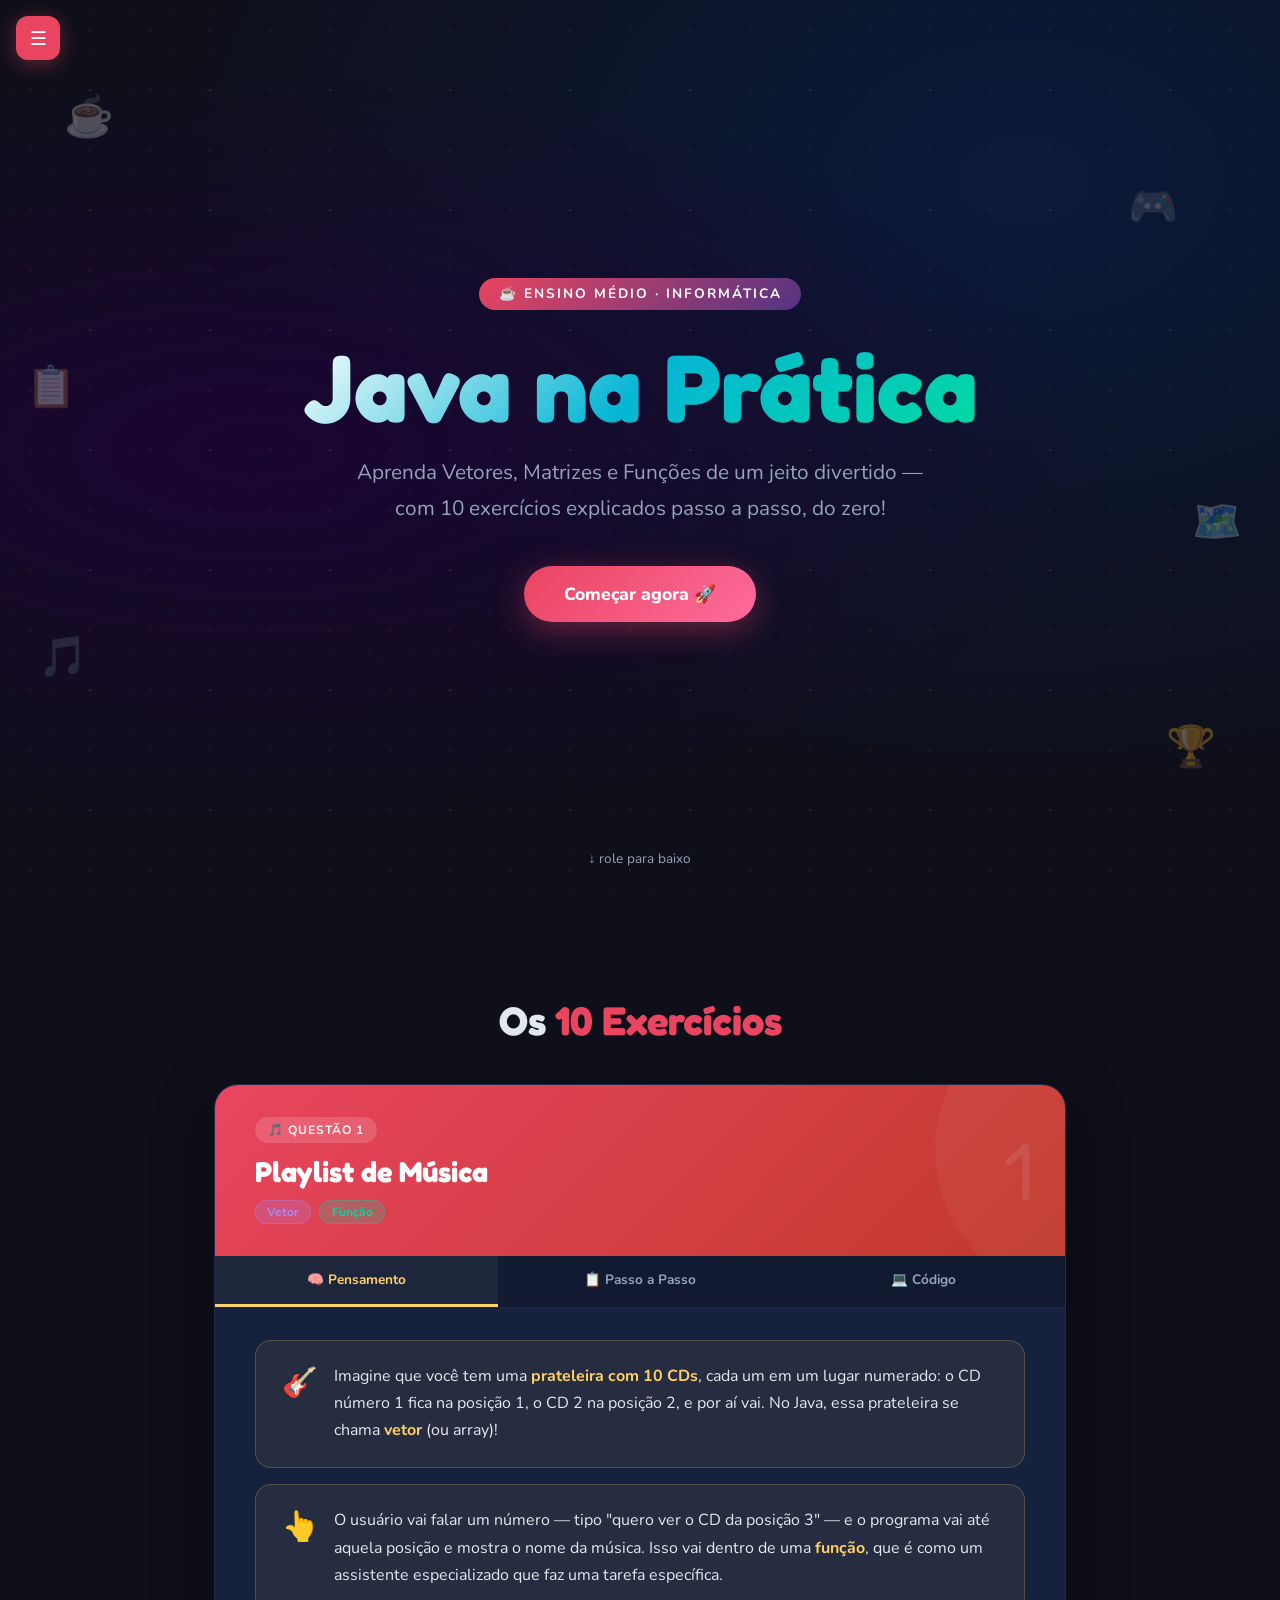
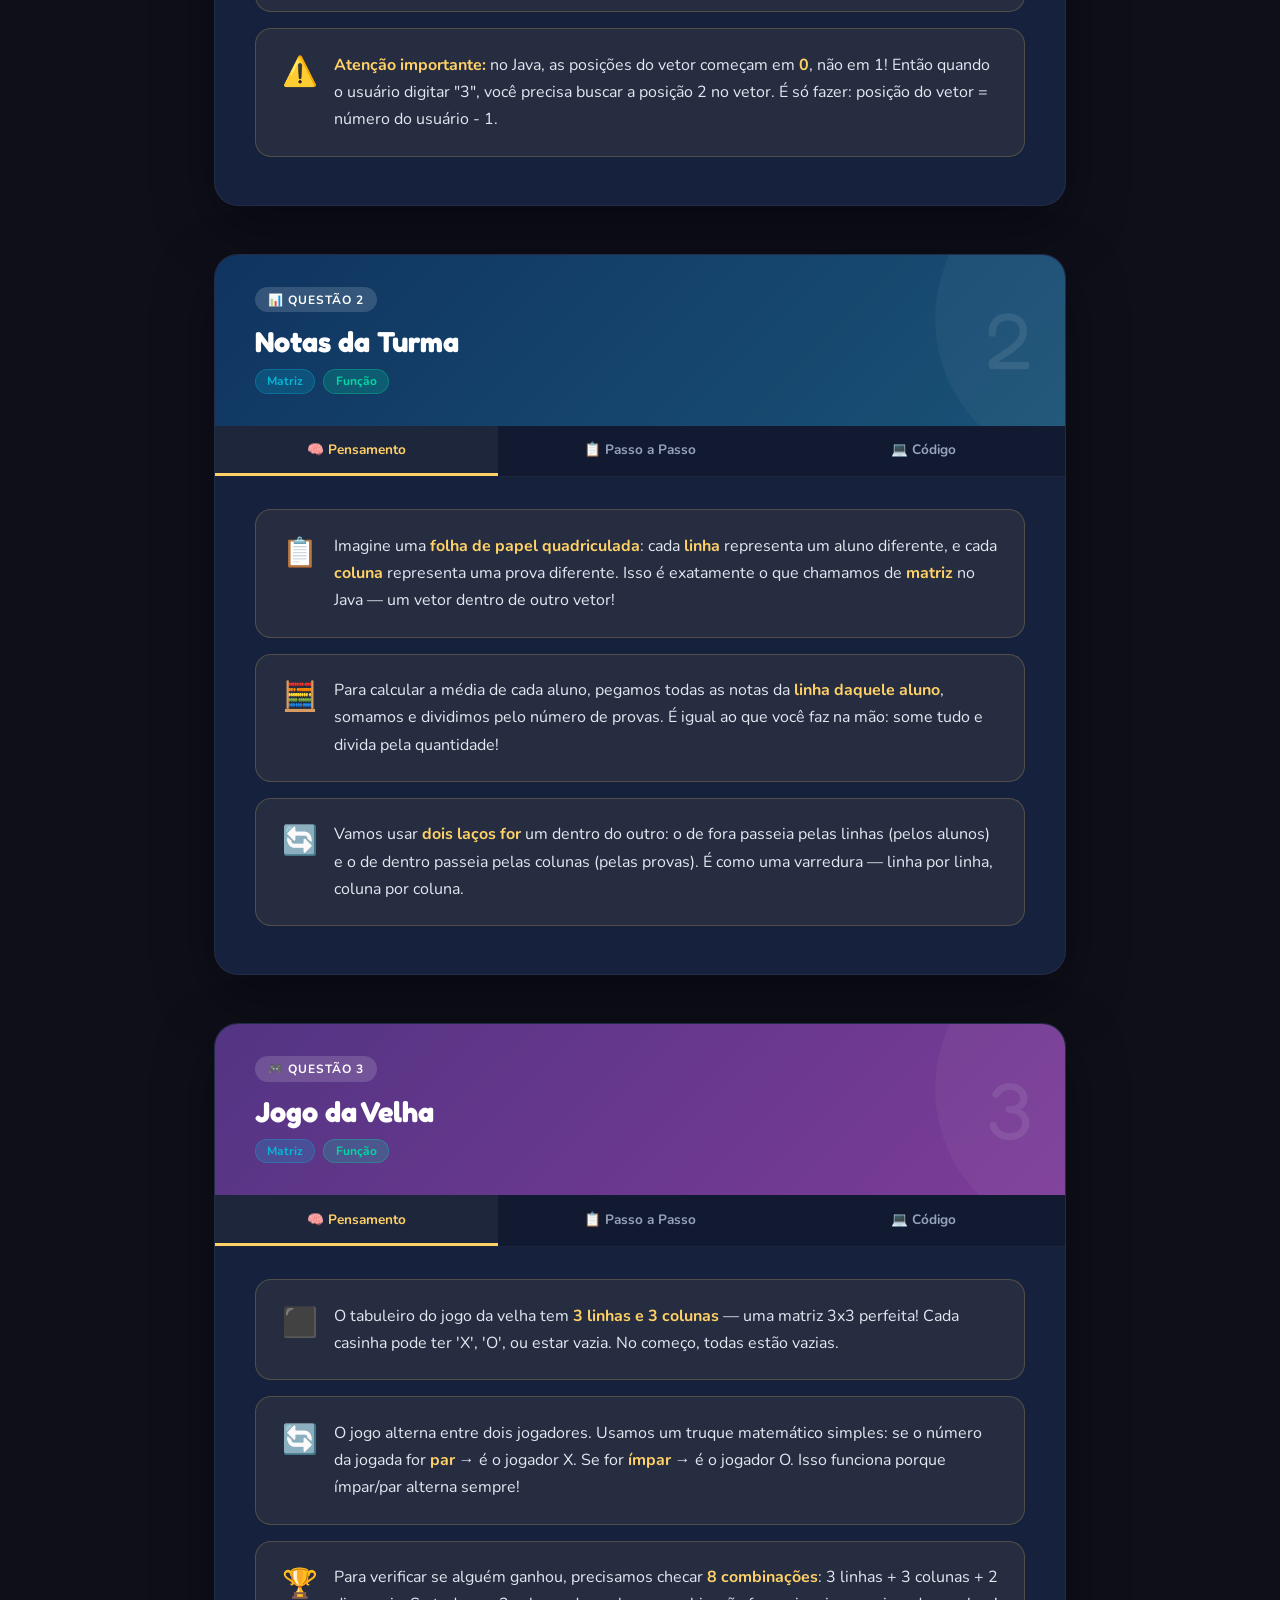
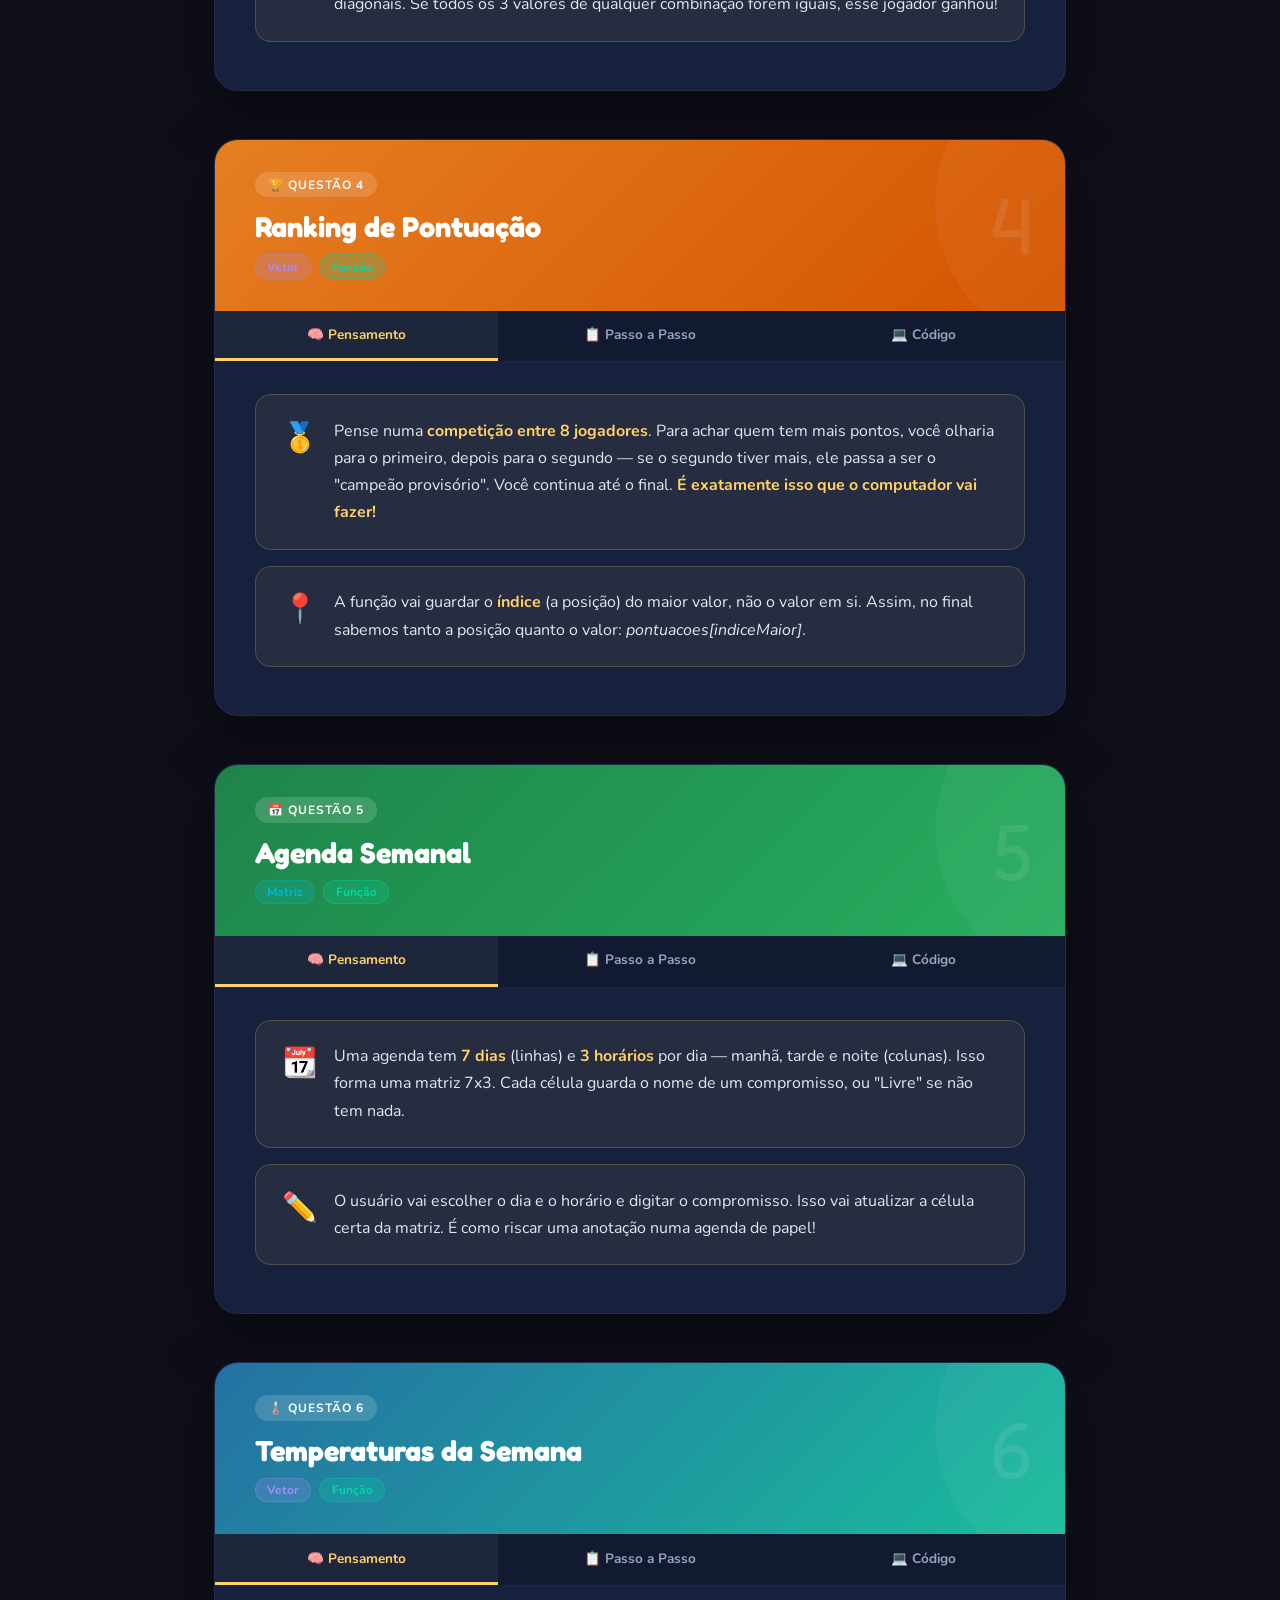
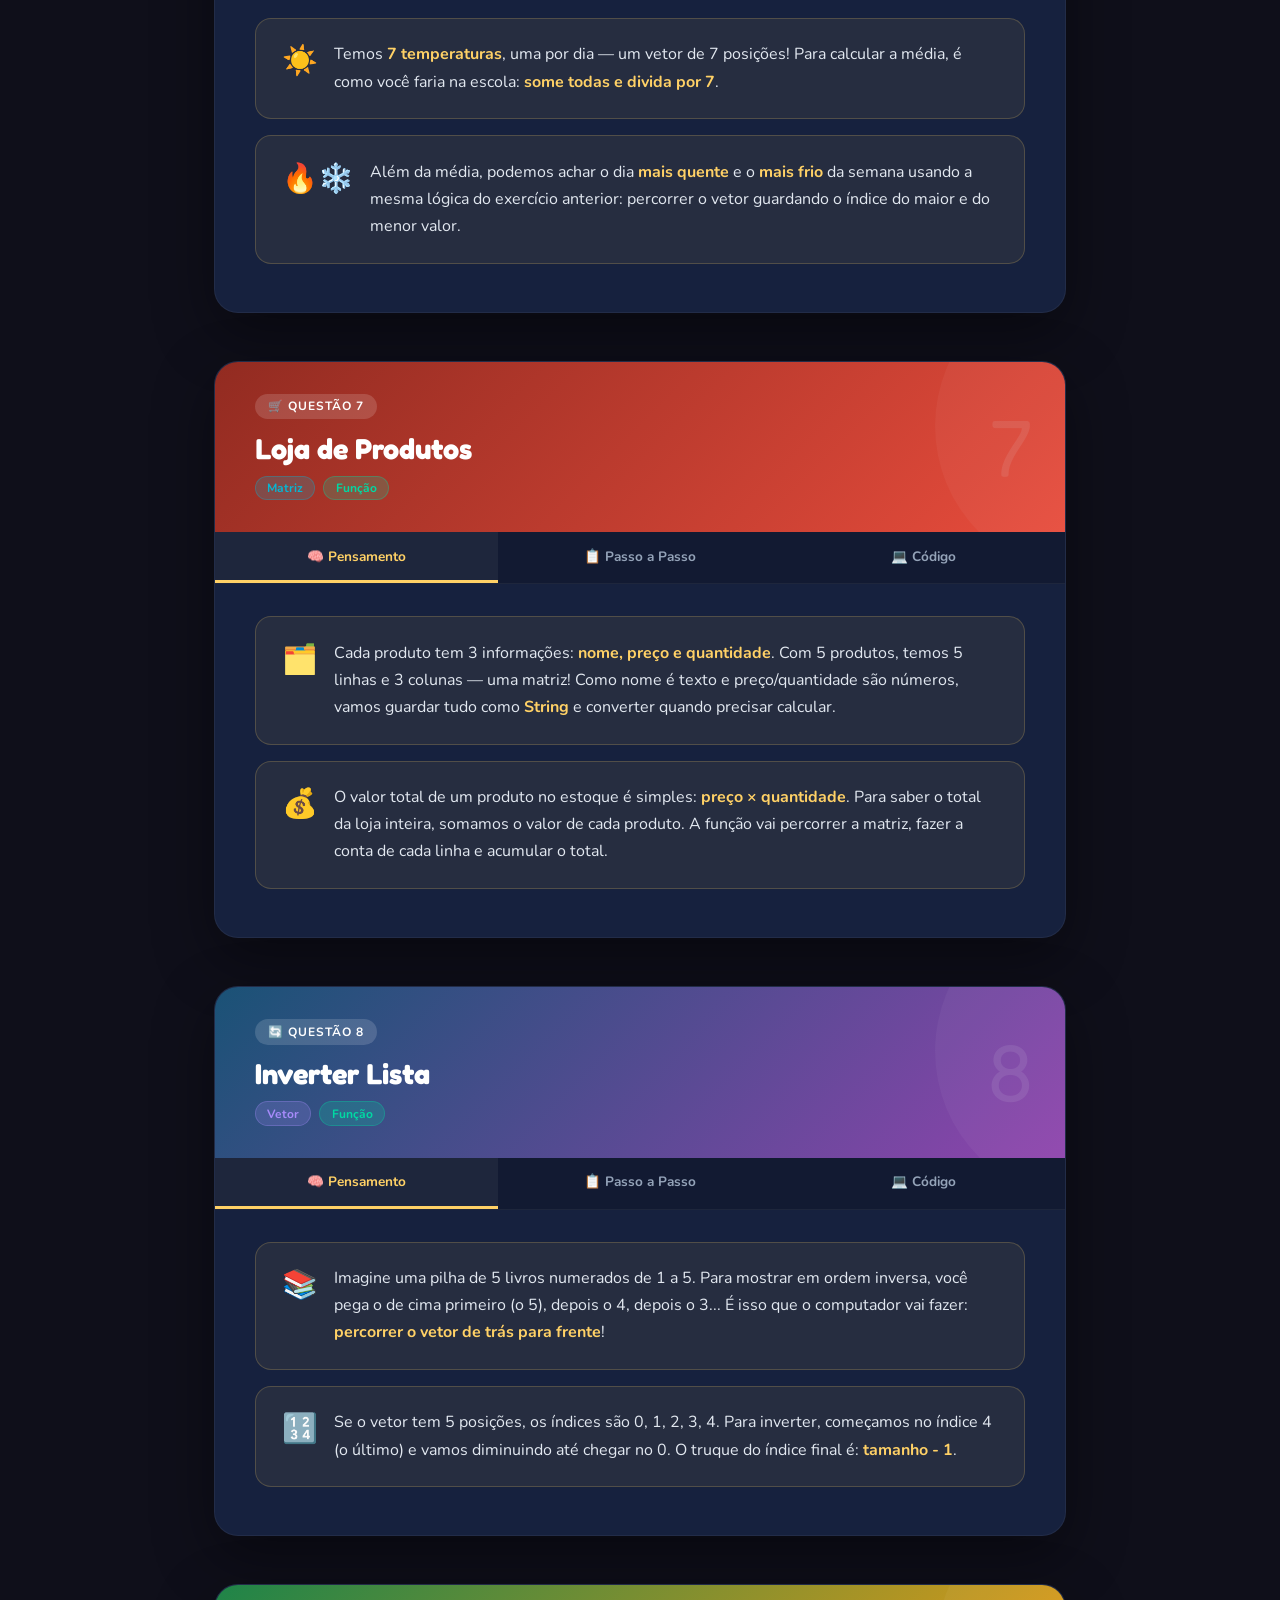
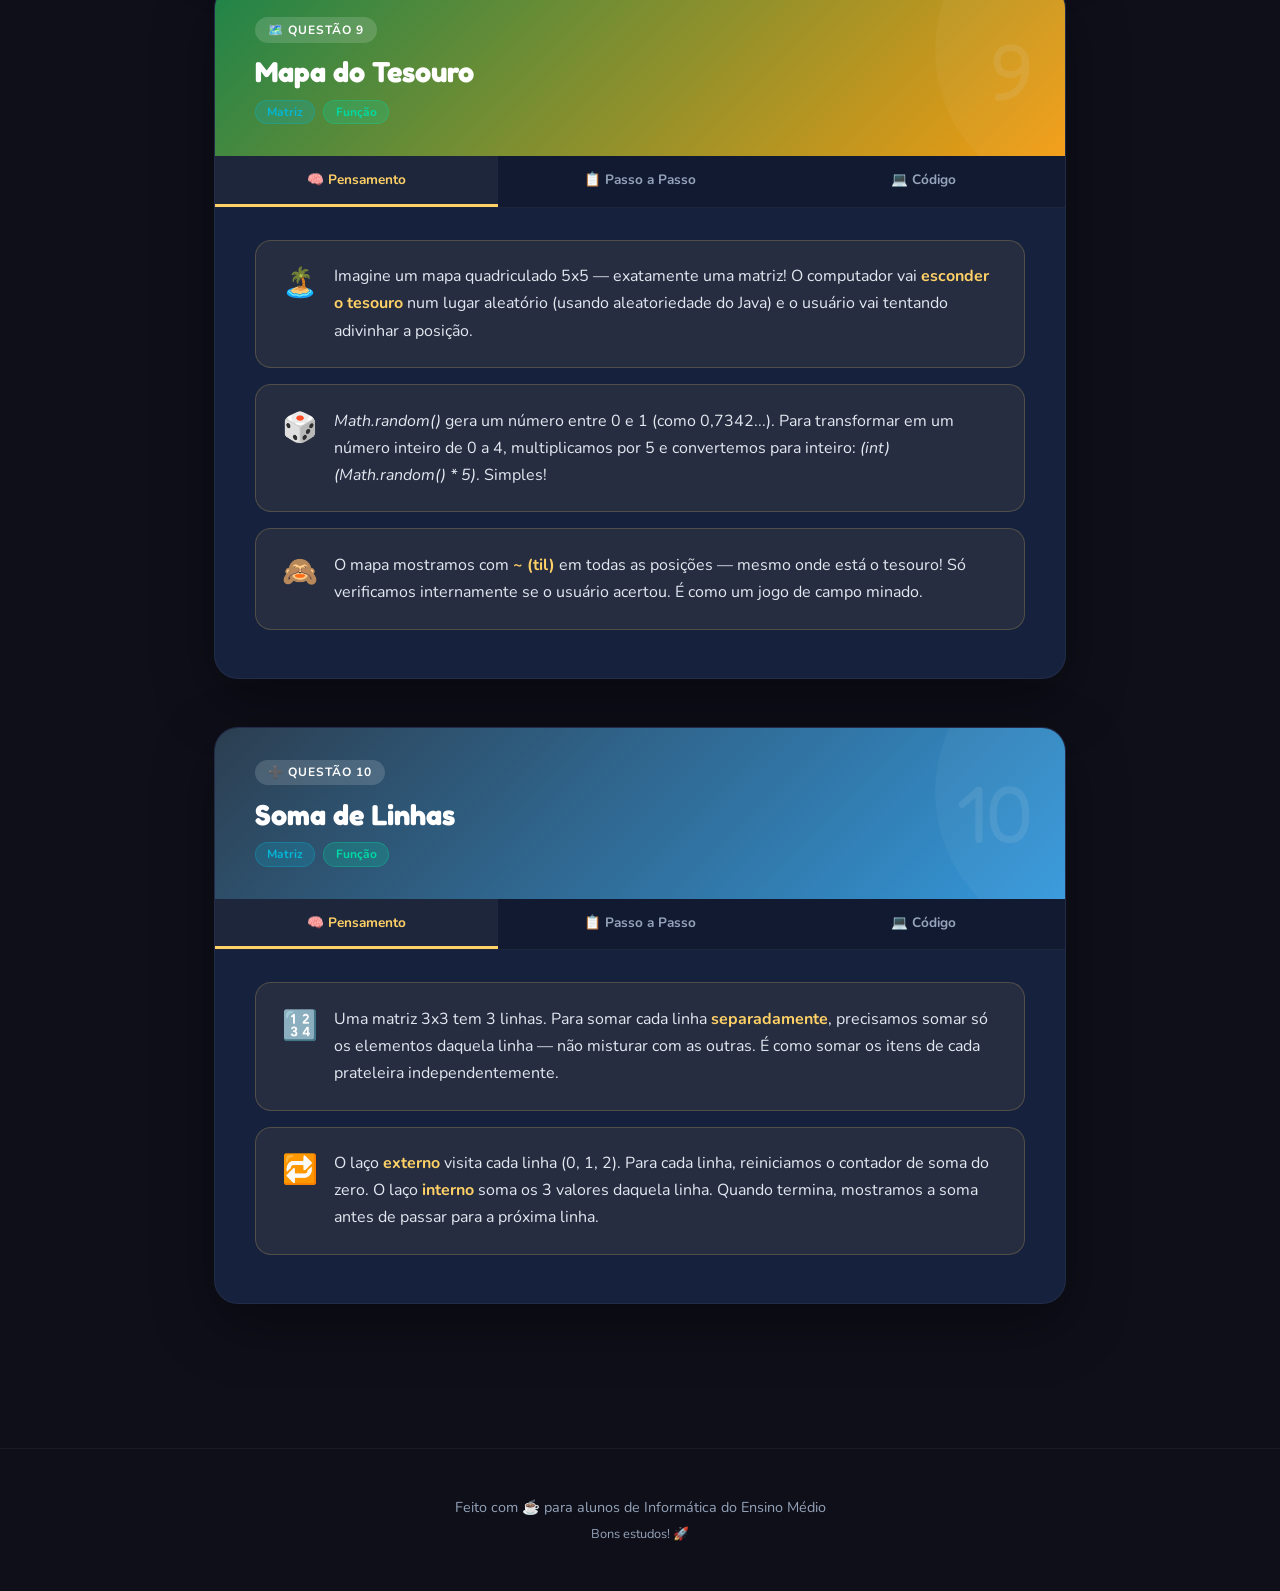
<file: pages/poo/index.html>
<!DOCTYPE html>
<html lang="pt-BR">

<head>
  <meta charset="UTF-8">
  <meta name="viewport" content="width=device-width, initial-scale=1.0">
  <title>Java na Prática — Vetores, Matrizes e Funções</title>
  <link rel="stylesheet" href="./styles.css" />
  <link
    href="https://fonts.googleapis.com/css2?family=Fredoka+One&family=Nunito:wght@400;600;700;800&family=JetBrains+Mono:wght@400;700&display=swap"
    rel="stylesheet">
</head>

<body>

  <div class="progress-bar" id="progress"></div>
  <div class="overlay" id="overlay" onclick="toggleMenu()"></div>

  <button class="menu-btn" onclick="toggleMenu()">☰</button>

  <nav class="sidebar" id="sidebar">
    <div class="sidebar-logo">☕ Java na Prática</div>
    <a href="#q1"><span class="sidebar-num">1</span> Playlist de Música</a>
    <a href="#q2"><span class="sidebar-num">2</span> Notas da Turma</a>
    <a href="#q3"><span class="sidebar-num">3</span> Jogo da Velha</a>
    <a href="#q4"><span class="sidebar-num">4</span> Ranking de Pontuação</a>
    <a href="#q5"><span class="sidebar-num">5</span> Agenda Semanal</a>
    <a href="#q6"><span class="sidebar-num">6</span> Temperaturas</a>
    <a href="#q7"><span class="sidebar-num">7</span> Loja de Produtos</a>
    <a href="#q8"><span class="sidebar-num">8</span> Inverter Lista</a>
    <a href="#q9"><span class="sidebar-num">9</span> Mapa do Tesouro</a>
    <a href="#q10"><span class="sidebar-num">10</span> Soma de Linhas</a>
  </nav>

  <!-- HERO -->
  <section class="hero" id="topo">
    <div class="floating-icons">
      <span class="float-icon">☕</span>
      <span class="float-icon">🎮</span>
      <span class="float-icon">🎵</span>
      <span class="float-icon">🏆</span>
      <span class="float-icon">📋</span>
      <span class="float-icon">🗺️</span>
    </div>
    <div class="hero-badge">☕ Ensino Médio · Informática</div>
    <h1>Java na Prática</h1>
    <p>Aprenda Vetores, Matrizes e Funções de um jeito divertido — com 10 exercícios explicados passo a passo, do zero!
    </p>
    <a href="#q1" class="hero-start">Começar agora 🚀</a>
    <div class="scroll-hint">↓ role para baixo</div>
  </section>

  <main id="main-content">
    <h2 class="section-title">Os <span>10 Exercícios</span></h2>

    <!-- ═══════════════════════════════════════════════════════ Q1 -->
    <div class="question-card q1" id="q1">
      <div class="card-header">
        <span class="q-number">1</span>
        <div class="q-badge">🎵 Questão 1</div>
        <h2>Playlist de Música</h2>
        <div class="chips">
          <span class="chip chip-v">Vetor</span>
          <span class="chip chip-f">Função</span>
        </div>
      </div>
      <div class="tabs">
        <button class="tab-btn t-think active" onclick="switchTab(this,'think','q1')">🧠 Pensamento</button>
        <button class="tab-btn t-steps" onclick="switchTab(this,'steps','q1')">📋 Passo a Passo</button>
        <button class="tab-btn t-code" onclick="switchTab(this,'code','q1')">💻 Código</button>
      </div>
      <div class="tab-content think active" data-card="q1">
        <div class="think-box"><span class="think-icon">🎸</span>
          <div class="think-text">Imagine que você tem uma <strong>prateleira com 10 CDs</strong>, cada um em um lugar
            numerado: o CD número 1 fica na posição 1, o CD 2 na posição 2, e por aí vai. No Java, essa prateleira se
            chama <strong>vetor</strong> (ou array)!</div>
        </div>
        <div class="think-box"><span class="think-icon">👆</span>
          <div class="think-text">O usuário vai falar um número — tipo "quero ver o CD da posição 3" — e o programa vai
            até aquela posição e mostra o nome da música. Isso vai dentro de uma <strong>função</strong>, que é como um
            assistente especializado que faz uma tarefa específica.</div>
        </div>
        <div class="think-box"><span class="think-icon">⚠️</span>
          <div class="think-text"><strong>Atenção importante:</strong> no Java, as posições do vetor começam em
            <strong>0</strong>, não em 1! Então quando o usuário digitar "3", você precisa buscar a posição 2 no vetor.
            É só fazer: posição do vetor = número do usuário - 1.</div>
        </div>
      </div>
      <div class="tab-content steps" data-card="q1">
        <div class="steps-list">
          <div class="step-item">
            <div class="step-num">1</div>
            <div class="step-body">
              <div class="step-title">Criar a "prateleira" de músicas</div>
              <p>Criamos um vetor do tipo <em>String</em> com 10 posições e já colocamos o nome de 10 músicas dentro. É
                como preencher a prateleira com os CDs antes de abrir a loja.</p>
            </div>
          </div>
          <div class="step-item">
            <div class="step-num">2</div>
            <div class="step-body">
              <div class="step-title">Mostrar todas as músicas na tela</div>
              <p>Usamos um laço <em>for</em> para percorrer o vetor do início ao fim e mostrar cada música com seu
                número. O laço é como um robozinho que visita cada posição da prateleira.</p>
            </div>
          </div>
          <div class="step-item">
            <div class="step-num">3</div>
            <div class="step-body">
              <div class="step-title">Perguntar ao usuário qual ele quer ver</div>
              <p>Pedimos para o usuário digitar um número de 1 a 10. Usamos o <em>Scanner</em> para capturar essa
                resposta — o Scanner é como um microfone que recebe o que o usuário digita.</p>
            </div>
          </div>
          <div class="step-item">
            <div class="step-num">4</div>
            <div class="step-body">
              <div class="step-title">Criar a função buscarMusica()</div>
              <p>Essa função recebe a prateleira (vetor) e o número escolhido. Ela <strong>subtrai 1 do número</strong>
                para achar a posição certa e devolve o nome da música. É como um funcionário da loja que vai buscar o CD
                para você!</p>
            </div>
          </div>
          <div class="step-item">
            <div class="step-num">5</div>
            <div class="step-body">
              <div class="step-title">Verificar se o número é válido e mostrar o resultado</div>
              <p>Antes de buscar, checamos se o número está entre 1 e 10. Se estiver, chamamos a função e mostramos a
                música. Se não estiver, avisamos que é inválido. Nunca confie que o usuário vai digitar certo! 😄</p>
            </div>
          </div>
        </div>
      </div>
      <div class="tab-content code" data-card="q1">
        <div class="code-wrap">
          <div class="code-bar">
            <div class="code-dots"><span></span><span></span><span></span></div>
            <span class="code-lang">Playlist.java</span>
            <button class="copy-btn" onclick="copyCode(this)">📋 Copiar</button>
          </div>
          <pre id="code-q1"><span class="kw">import</span> java.util.Scanner;

<span class="kw">public class</span> <span class="ty">Playlist</span> {

    <span class="cm">// Função que busca a música na posição indicada pelo usuário</span>
    <span class="kw">static</span> <span class="ty">String</span> <span class="fn">buscarMusica</span>(<span class="ty">String</span>[] playlist, <span class="ty">int</span> posicao) {
        <span class="cm">// O usuário digita de 1 a 10, mas o array começa em 0</span>
        <span class="cm">// Então subtraímos 1: posição 1 do usuário = índice 0 do array</span>
        <span class="kw">return</span> playlist[posicao - <span class="num">1</span>];
    }

    <span class="kw">public static void</span> <span class="fn">main</span>(<span class="ty">String</span>[] args) {
        <span class="ty">Scanner</span> sc = <span class="kw">new</span> <span class="ty">Scanner</span>(System.in);

        <span class="cm">// Criando o vetor com 10 músicas já preenchidas</span>
        <span class="ty">String</span>[] playlist = {
            <span class="str">"Bohemian Rhapsody"</span>, <span class="str">"Imagine"</span>, <span class="str">"Hotel California"</span>,
            <span class="str">"Shape of You"</span>, <span class="str">"Blinding Lights"</span>, <span class="str">"Smells Like Teen Spirit"</span>,
            <span class="str">"Rolling in the Deep"</span>, <span class="str">"Uptown Funk"</span>, <span class="str">"Bad Guy"</span>, <span class="str">"Thriller"</span>
        };

        <span class="cm">// Mostrando todas as músicas numeradas (i+1 porque o índice começa em 0)</span>
        System.out.println(<span class="str">"=== PLAYLIST ==="</span>);
        <span class="kw">for</span> (<span class="ty">int</span> i = <span class="num">0</span>; i &lt; playlist.length; i++) {
            System.out.println((i + <span class="num">1</span>) + <span class="str">". "</span> + playlist[i]);
        }

        <span class="cm">// Pedindo ao usuário que escolha uma posição</span>
        System.out.print(<span class="str">"\nDigite o número da música (1 a 10): "</span>);
        <span class="ty">int</span> numero = sc.nextInt();

        <span class="cm">// Verificando se o número é válido antes de buscar</span>
        <span class="kw">if</span> (numero &gt;= <span class="num">1</span> && numero &lt;= <span class="num">10</span>) {
            <span class="ty">String</span> musica = <span class="fn">buscarMusica</span>(playlist, numero);
            System.out.println(<span class="str">"Música escolhida: "</span> + musica);
        } <span class="kw">else</span> {
            System.out.println(<span class="str">"Número inválido!"</span>);
        }

        sc.close();
    }
}</pre>
        </div>
        <div class="io-grid">
          <div class="io-box io-in">
            <div class="io-header">📥 Entrada do usuário</div>
            <div class="io-body">Digite o número da música (1 a 10): <strong>3</strong></div>
          </div>
          <div class="io-box io-out">
            <div class="io-header">📤 Saída do programa</div>
            <div class="io-body">Música escolhida: Hotel California</div>
          </div>
        </div>
      </div>
    </div>

    <!-- ═══════════════════════════════════════════════════════ Q2 -->
    <div class="question-card q2" id="q2">
      <div class="card-header">
        <span class="q-number">2</span>
        <div class="q-badge">📊 Questão 2</div>
        <h2>Notas da Turma</h2>
        <div class="chips">
          <span class="chip chip-m">Matriz</span>
          <span class="chip chip-f">Função</span>
        </div>
      </div>
      <div class="tabs">
        <button class="tab-btn t-think active" onclick="switchTab(this,'think','q2')">🧠 Pensamento</button>
        <button class="tab-btn t-steps" onclick="switchTab(this,'steps','q2')">📋 Passo a Passo</button>
        <button class="tab-btn t-code" onclick="switchTab(this,'code','q2')">💻 Código</button>
      </div>
      <div class="tab-content think active" data-card="q2">
        <div class="think-box"><span class="think-icon">📋</span>
          <div class="think-text">Imagine uma <strong>folha de papel quadriculada</strong>: cada <strong>linha</strong>
            representa um aluno diferente, e cada <strong>coluna</strong> representa uma prova diferente. Isso é
            exatamente o que chamamos de <strong>matriz</strong> no Java — um vetor dentro de outro vetor!</div>
        </div>
        <div class="think-box"><span class="think-icon">🧮</span>
          <div class="think-text">Para calcular a média de cada aluno, pegamos todas as notas da <strong>linha daquele
              aluno</strong>, somamos e dividimos pelo número de provas. É igual ao que você faz na mão: some tudo e
            divida pela quantidade!</div>
        </div>
        <div class="think-box"><span class="think-icon">🔄</span>
          <div class="think-text">Vamos usar <strong>dois laços for</strong> um dentro do outro: o de fora passeia pelas
            linhas (pelos alunos) e o de dentro passeia pelas colunas (pelas provas). É como uma varredura — linha por
            linha, coluna por coluna.</div>
        </div>
      </div>
      <div class="tab-content steps" data-card="q2">
        <div class="steps-list">
          <div class="step-item">
            <div class="step-num">1</div>
            <div class="step-body">
              <div class="step-title">Criar a "tabela" de notas (matriz)</div>
              <p>Declaramos <em>double[5][3]</em> — isso cria 5 linhas (alunos) e 3 colunas (provas). É como desenhar
                uma tabela em branco no papel antes de preencher.</p>
            </div>
          </div>
          <div class="step-item">
            <div class="step-num">2</div>
            <div class="step-body">
              <div class="step-title">Preencher a tabela com dois laços for</div>
              <p>O laço <em>de fora</em> conta os alunos (0, 1, 2, 3, 4). Para <strong>cada aluno</strong>, o laço
                <em>de dentro</em> pede as notas das 3 provas. É como preencher a tabela célula por célula.</p>
            </div>
          </div>
          <div class="step-item">
            <div class="step-num">3</div>
            <div class="step-body">
              <div class="step-title">Criar a função calcularMedia()</div>
              <p>Essa função recebe um vetor de notas (uma linha da tabela) e retorna a média. Ela soma todos os valores
                e divide pelo tamanho do vetor. <strong>Reutilizamos ela para cada aluno!</strong></p>
            </div>
          </div>
          <div class="step-item">
            <div class="step-num">4</div>
            <div class="step-body">
              <div class="step-title">Chamar a função e mostrar cada média</div>
              <p>Para cada aluno, passamos a linha dele para a função e mostramos o resultado. <em>notas[i]</em> é a
                linha inteira do aluno i — o Java entende isso automaticamente!</p>
            </div>
          </div>
        </div>
      </div>
      <div class="tab-content code" data-card="q2">
        <div class="code-wrap">
          <div class="code-bar">
            <div class="code-dots"><span></span><span></span><span></span></div><span
              class="code-lang">NotasTurma.java</span><button class="copy-btn" onclick="copyCode(this)">📋
              Copiar</button>
          </div>
          <pre id="code-q2"><span class="kw">import</span> java.util.Scanner;

<span class="kw">public class</span> <span class="ty">NotasTurma</span> {

    <span class="cm">// Função que calcula a média de um vetor de notas (uma linha da matriz)</span>
    <span class="kw">static double</span> <span class="fn">calcularMedia</span>(<span class="ty">double</span>[] notas) {
        <span class="ty">double</span> soma = <span class="num">0</span>;
        <span class="cm">// Percorre cada nota e vai acumulando na variável soma</span>
        <span class="kw">for</span> (<span class="ty">int</span> i = <span class="num">0</span>; i &lt; notas.length; i++) {
            soma += notas[i]; <span class="cm">// soma += x  é igual a  soma = soma + x</span>
        }
        <span class="cm">// Divide a soma pela quantidade de provas para ter a média</span>
        <span class="kw">return</span> soma / notas.length;
    }

    <span class="kw">public static void</span> <span class="fn">main</span>(<span class="ty">String</span>[] args) {
        <span class="ty">Scanner</span> sc = <span class="kw">new</span> <span class="ty">Scanner</span>(System.in);

        <span class="ty">int</span> alunos = <span class="num">5</span>; <span class="cm">// número de alunos (linhas)</span>
        <span class="ty">int</span> provas  = <span class="num">3</span>; <span class="cm">// número de provas (colunas)</span>

        <span class="cm">// Criando a matriz: 5 linhas (alunos) x 3 colunas (provas)</span>
        <span class="ty">double</span>[][] notas = <span class="kw">new double</span>[alunos][provas];

        <span class="cm">// Dois laços: o externo para alunos, o interno para as provas</span>
        <span class="kw">for</span> (<span class="ty">int</span> i = <span class="num">0</span>; i &lt; alunos; i++) {
            System.out.println(<span class="str">"--- Aluno "</span> + (i + <span class="num">1</span>) + <span class="str">" ---"</span>);
            <span class="kw">for</span> (<span class="ty">int</span> j = <span class="num">0</span>; j &lt; provas; j++) {
                System.out.print(<span class="str">"  Nota da prova "</span> + (j + <span class="num">1</span>) + <span class="str">": "</span>);
                notas[i][j] = sc.nextDouble(); <span class="cm">// [linha][coluna]</span>
            }
        }

        <span class="cm">// Calculando e exibindo a média de cada aluno</span>
        System.out.println(<span class="str">"\n=== MÉDIAS ==="</span>);
        <span class="kw">for</span> (<span class="ty">int</span> i = <span class="num">0</span>; i &lt; alunos; i++) {
            <span class="cm">// notas[i] passa a linha inteira do aluno i para a função</span>
            <span class="ty">double</span> media = <span class="fn">calcularMedia</span>(notas[i]);
            System.out.printf(<span class="str">"Aluno %d: %.1f%n"</span>, (i + <span class="num">1</span>), media);
        }

        sc.close();
    }
}</pre>
        </div>
        <div class="io-grid">
          <div class="io-box io-in">
            <div class="io-header">📥 Entrada</div>
            <div class="io-body">Aluno 1: 7.0 / 8.0 / 9.0<br>Aluno 2: 5.0 / 6.0 / 7.0</div>
          </div>
          <div class="io-box io-out">
            <div class="io-header">📤 Saída</div>
            <div class="io-body">Aluno 1: 8.0<br>Aluno 2: 6.0</div>
          </div>
        </div>
      </div>
    </div>

    <!-- ═══════════════════════════════════════════════════════ Q3 -->
    <div class="question-card q3" id="q3">
      <div class="card-header">
        <span class="q-number">3</span>
        <div class="q-badge">🎮 Questão 3</div>
        <h2>Jogo da Velha</h2>
        <div class="chips"><span class="chip chip-m">Matriz</span><span class="chip chip-f">Função</span></div>
      </div>
      <div class="tabs">
        <button class="tab-btn t-think active" onclick="switchTab(this,'think','q3')">🧠 Pensamento</button>
        <button class="tab-btn t-steps" onclick="switchTab(this,'steps','q3')">📋 Passo a Passo</button>
        <button class="tab-btn t-code" onclick="switchTab(this,'code','q3')">💻 Código</button>
      </div>
      <div class="tab-content think active" data-card="q3">
        <div class="think-box"><span class="think-icon">⬛</span>
          <div class="think-text">O tabuleiro do jogo da velha tem <strong>3 linhas e 3 colunas</strong> — uma matriz
            3x3 perfeita! Cada casinha pode ter 'X', 'O', ou estar vazia. No começo, todas estão vazias.</div>
        </div>
        <div class="think-box"><span class="think-icon">🔄</span>
          <div class="think-text">O jogo alterna entre dois jogadores. Usamos um truque matemático simples: se o número
            da jogada for <strong>par</strong> → é o jogador X. Se for <strong>ímpar</strong> → é o jogador O. Isso
            funciona porque ímpar/par alterna sempre!</div>
        </div>
        <div class="think-box"><span class="think-icon">🏆</span>
          <div class="think-text">Para verificar se alguém ganhou, precisamos checar <strong>8 combinações</strong>: 3
            linhas + 3 colunas + 2 diagonais. Se todos os 3 valores de qualquer combinação forem iguais, esse jogador
            ganhou!</div>
        </div>
      </div>
      <div class="tab-content steps" data-card="q3">
        <div class="steps-list">
          <div class="step-item">
            <div class="step-num">1</div>
            <div class="step-body">
              <div class="step-title">Criar o tabuleiro vazio</div>
              <p>Criamos uma matriz <em>char[3][3]</em> e preenchemos tudo com espaço (' '). O espaço representa uma
                casinha vazia — ainda não foi jogada.</p>
            </div>
          </div>
          <div class="step-item">
            <div class="step-num">2</div>
            <div class="step-body">
              <div class="step-title">Criar a função mostrarTabuleiro()</div>
              <p>Essa função percorre a matriz e desenha o tabuleiro com as linhas divisórias (---|---|---). É o
                "desenhista" do jogo — ele mostra como o tabuleiro está a cada rodada.</p>
            </div>
          </div>
          <div class="step-item">
            <div class="step-num">3</div>
            <div class="step-body">
              <div class="step-title">Criar a função verificarVencedor()</div>
              <p>Essa função checa as <strong>3 linhas, 3 colunas e 2 diagonais</strong>. Se os três valores de qualquer
                combinação forem do mesmo jogador, ela retorna <em>true</em> (verdadeiro) — esse jogador ganhou!</p>
            </div>
          </div>
          <div class="step-item">
            <div class="step-num">4</div>
            <div class="step-body">
              <div class="step-title">Criar o laço principal do jogo</div>
              <p>Em um laço, alternamos entre X e O (usando o truque do par/ímpar), pedimos linha e coluna, colocamos a
                peça no tabuleiro, e verificamos se houve vencedor. O jogo termina com vitória ou após 9 jogadas
                (empate).</p>
            </div>
          </div>
        </div>
      </div>
      <div class="tab-content code" data-card="q3">
        <div class="code-wrap">
          <div class="code-bar">
            <div class="code-dots"><span></span><span></span><span></span></div><span
              class="code-lang">JogoDaVelha.java</span><button class="copy-btn" onclick="copyCode(this)">📋
              Copiar</button>
          </div>
          <pre id="code-q3"><span class="kw">import</span> java.util.Scanner;

<span class="kw">public class</span> <span class="ty">JogoDaVelha</span> {

    <span class="cm">// Função que exibe o tabuleiro formatado com linhas divisórias</span>
    <span class="kw">static void</span> <span class="fn">mostrarTabuleiro</span>(<span class="ty">char</span>[][] tab) {
        System.out.println(<span class="str">"\n  1   2   3"</span>);
        <span class="kw">for</span> (<span class="ty">int</span> i = <span class="num">0</span>; i &lt; <span class="num">3</span>; i++) {
            System.out.print((i + <span class="num">1</span>) + <span class="str">" "</span>);
            <span class="kw">for</span> (<span class="ty">int</span> j = <span class="num">0</span>; j &lt; <span class="num">3</span>; j++) {
                System.out.print(<span class="str">" "</span> + tab[i][j] + <span class="str">" "</span>);
                <span class="kw">if</span> (j &lt; <span class="num">2</span>) System.out.print(<span class="str">"|"</span>); <span class="cm">// divisória vertical</span>
            }
            System.out.println();
            <span class="kw">if</span> (i &lt; <span class="num">2</span>) System.out.println(<span class="str">"  ---|---|---"</span>); <span class="cm">// divisória horizontal</span>
        }
        System.out.println();
    }

    <span class="cm">// Função que verifica se um jogador venceu (checa 8 combinações)</span>
    <span class="kw">static boolean</span> <span class="fn">verificarVencedor</span>(<span class="ty">char</span>[][] tab, <span class="ty">char</span> jogador) {
        <span class="cm">// Checa as 3 linhas horizontais</span>
        <span class="kw">for</span> (<span class="ty">int</span> i = <span class="num">0</span>; i &lt; <span class="num">3</span>; i++)
            <span class="kw">if</span> (tab[i][<span class="num">0</span>] == jogador && tab[i][<span class="num">1</span>] == jogador && tab[i][<span class="num">2</span>] == jogador)
                <span class="kw">return true</span>;
        <span class="cm">// Checa as 3 colunas verticais</span>
        <span class="kw">for</span> (<span class="ty">int</span> j = <span class="num">0</span>; j &lt; <span class="num">3</span>; j++)
            <span class="kw">if</span> (tab[<span class="num">0</span>][j] == jogador && tab[<span class="num">1</span>][j] == jogador && tab[<span class="num">2</span>][j] == jogador)
                <span class="kw">return true</span>;
        <span class="cm">// Checa a diagonal principal (↘) e a diagonal secundária (↙)</span>
        <span class="kw">if</span> (tab[<span class="num">0</span>][<span class="num">0</span>] == jogador && tab[<span class="num">1</span>][<span class="num">1</span>] == jogador && tab[<span class="num">2</span>][<span class="num">2</span>] == jogador)
            <span class="kw">return true</span>;
        <span class="kw">if</span> (tab[<span class="num">0</span>][<span class="num">2</span>] == jogador && tab[<span class="num">1</span>][<span class="num">1</span>] == jogador && tab[<span class="num">2</span>][<span class="num">0</span>] == jogador)
            <span class="kw">return true</span>;
        <span class="kw">return false</span>; <span class="cm">// ninguém ganhou ainda</span>
    }

    <span class="kw">public static void</span> <span class="fn">main</span>(<span class="ty">String</span>[] args) {
        <span class="ty">Scanner</span> sc = <span class="kw">new</span> <span class="ty">Scanner</span>(System.in);
        <span class="ty">char</span>[][] tab = <span class="kw">new char</span>[<span class="num">3</span>][<span class="num">3</span>];

        <span class="cm">// Preenche o tabuleiro com espaços (posições vazias)</span>
        <span class="kw">for</span> (<span class="ty">int</span> i = <span class="num">0</span>; i &lt; <span class="num">3</span>; i++)
            <span class="kw">for</span> (<span class="ty">int</span> j = <span class="num">0</span>; j &lt; <span class="num">3</span>; j++)
                tab[i][j] = <span class="str">' '</span>;

        <span class="ty">char</span>[] jogadores = {<span class="str">'X'</span>, <span class="str">'O'</span>};
        <span class="ty">int</span> jogadas = <span class="num">0</span>;
        <span class="ty">boolean</span> fimDeJogo = <span class="kw">false</span>;

        <span class="kw">while</span> (!fimDeJogo && jogadas &lt; <span class="num">9</span>) {
            <span class="cm">// jogadas % 2 retorna 0 (par) ou 1 (ímpar) → alterna X e O</span>
            <span class="ty">char</span> atual = jogadores[jogadas % <span class="num">2</span>];
            <span class="fn">mostrarTabuleiro</span>(tab);
            System.out.println(<span class="str">"Jogador "</span> + atual + <span class="str">", é sua vez!"</span>);
            System.out.print(<span class="str">"Linha (1-3): "</span>);  <span class="ty">int</span> linha = sc.nextInt() - <span class="num">1</span>;
            System.out.print(<span class="str">"Coluna (1-3): "</span>); <span class="ty">int</span> col  = sc.nextInt() - <span class="num">1</span>;

            <span class="kw">if</span> (tab[linha][col] == <span class="str">' '</span>) { <span class="cm">// verifica se a casinha está vazia</span>
                tab[linha][col] = atual;
                jogadas++;
                <span class="kw">if</span> (<span class="fn">verificarVencedor</span>(tab, atual)) {
                    <span class="fn">mostrarTabuleiro</span>(tab);
                    System.out.println(<span class="str">"Jogador "</span> + atual + <span class="str">" VENCEU! 🎉"</span>);
                    fimDeJogo = <span class="kw">true</span>;
                }
            } <span class="kw">else</span> {
                System.out.println(<span class="str">"Posição ocupada! Tente novamente."</span>);
            }
        }
        <span class="kw">if</span> (!fimDeJogo) System.out.println(<span class="str">"EMPATE!"</span>);
        sc.close();
    }
}</pre>
        </div>
        <div class="io-grid">
          <div class="io-box io-in">
            <div class="io-header">📥 Jogada</div>
            <div class="io-body">X: linha 1, col 1<br>O: linha 2, col 2<br>X: linha 1, col 2<br>...</div>
          </div>
          <div class="io-box io-out">
            <div class="io-header">📤 Resultado</div>
            <div class="io-body"> X | X | X<br>---|---|---<br> | O | <br>Jogador X VENCEU! 🎉</div>
          </div>
        </div>
      </div>
    </div>

    <!-- ═══════════════════════════════════════════════════════ Q4 -->
    <div class="question-card q4" id="q4">
      <div class="card-header">
        <span class="q-number">4</span>
        <div class="q-badge">🏆 Questão 4</div>
        <h2>Ranking de Pontuação</h2>
        <div class="chips"><span class="chip chip-v">Vetor</span><span class="chip chip-f">Função</span></div>
      </div>
      <div class="tabs">
        <button class="tab-btn t-think active" onclick="switchTab(this,'think','q4')">🧠 Pensamento</button>
        <button class="tab-btn t-steps" onclick="switchTab(this,'steps','q4')">📋 Passo a Passo</button>
        <button class="tab-btn t-code" onclick="switchTab(this,'code','q4')">💻 Código</button>
      </div>
      <div class="tab-content think active" data-card="q4">
        <div class="think-box"><span class="think-icon">🥇</span>
          <div class="think-text">Pense numa <strong>competição entre 8 jogadores</strong>. Para achar quem tem mais
            pontos, você olharia para o primeiro, depois para o segundo — se o segundo tiver mais, ele passa a ser o
            "campeão provisório". Você continua até o final. <strong>É exatamente isso que o computador vai
              fazer!</strong></div>
        </div>
        <div class="think-box"><span class="think-icon">📍</span>
          <div class="think-text">A função vai guardar o <strong>índice</strong> (a posição) do maior valor, não o valor
            em si. Assim, no final sabemos tanto a posição quanto o valor: <em>pontuacoes[indiceMaior]</em>.</div>
        </div>
      </div>
      <div class="tab-content steps" data-card="q4">
        <div class="steps-list">
          <div class="step-item">
            <div class="step-num">1</div>
            <div class="step-body">
              <div class="step-title">Criar o vetor de pontuações</div>
              <p>Declaramos <em>int[8]</em> para guardar as pontuações dos 8 jogadores. Então usamos um laço para
                perguntar a pontuação de cada um.</p>
            </div>
          </div>
          <div class="step-item">
            <div class="step-num">2</div>
            <div class="step-body">
              <div class="step-title">Criar a função encontrarMaior()</div>
              <p>Começamos assumindo que o jogador 0 é o maior (índice 0). Aí percorremos do índice 1 até o 7. Se
                encontrarmos alguém com mais pontos, <strong>atualizamos quem é o campeão</strong>. No final, retornamos
                o índice do vencedor.</p>
            </div>
          </div>
          <div class="step-item">
            <div class="step-num">3</div>
            <div class="step-body">
              <div class="step-title">Mostrar o ranking e o vencedor</div>
              <p>Exibimos todos os jogadores com suas pontuações e depois anunciamos o vencedor usando o índice
                retornado pela função. Lembrando que índice + 1 = número do jogador para o usuário!</p>
            </div>
          </div>
        </div>
      </div>
      <div class="tab-content code" data-card="q4">
        <div class="code-wrap">
          <div class="code-bar">
            <div class="code-dots"><span></span><span></span><span></span></div><span
              class="code-lang">Ranking.java</span><button class="copy-btn" onclick="copyCode(this)">📋 Copiar</button>
          </div>
          <pre id="code-q4"><span class="kw">import</span> java.util.Scanner;

<span class="kw">public class</span> <span class="ty">Ranking</span> {

    <span class="cm">// Função que retorna o ÍNDICE do jogador com maior pontuação</span>
    <span class="kw">static int</span> <span class="fn">encontrarMaior</span>(<span class="ty">int</span>[] pontos) {
        <span class="ty">int</span> indiceMaior = <span class="num">0</span>; <span class="cm">// começa assumindo que o primeiro é o maior</span>
        <span class="kw">for</span> (<span class="ty">int</span> i = <span class="num">1</span>; i &lt; pontos.length; i++) {
            <span class="cm">// Se encontrar alguém com mais pontos, esse passa a ser o "líder"</span>
            <span class="kw">if</span> (pontos[i] &gt; pontos[indiceMaior]) {
                indiceMaior = i;
            }
        }
        <span class="kw">return</span> indiceMaior; <span class="cm">// retorna a posição do vencedor</span>
    }

    <span class="kw">public static void</span> <span class="fn">main</span>(<span class="ty">String</span>[] args) {
        <span class="ty">Scanner</span> sc = <span class="kw">new</span> <span class="ty">Scanner</span>(System.in);
        <span class="ty">int</span>[] pontuacoes = <span class="kw">new int</span>[<span class="num">8</span>];

        <span class="cm">// Lendo as pontuações de 8 jogadores</span>
        <span class="kw">for</span> (<span class="ty">int</span> i = <span class="num">0</span>; i &lt; <span class="num">8</span>; i++) {
            System.out.print(<span class="str">"Pontuação do jogador "</span> + (i + <span class="num">1</span>) + <span class="str">": "</span>);
            pontuacoes[i] = sc.nextInt();
        }

        <span class="cm">// Chamando a função para descobrir quem ganhou</span>
        <span class="ty">int</span> idx = <span class="fn">encontrarMaior</span>(pontuacoes);

        <span class="cm">// Exibindo o ranking completo</span>
        System.out.println(<span class="str">"\n=== RANKING ==="</span>);
        <span class="kw">for</span> (<span class="ty">int</span> i = <span class="num">0</span>; i &lt; pontuacoes.length; i++) {
            System.out.println(<span class="str">"Jogador "</span> + (i + <span class="num">1</span>) + <span class="str">": "</span> + pontuacoes[i] + <span class="str">" pts"</span>);
        }

        <span class="cm">// Anunciando o vencedor (idx+1 porque o índice começa em 0)</span>
        System.out.println(<span class="str">"\n🏆 Vencedor: Jogador "</span> + (idx + <span class="num">1</span>) +
            <span class="str">" com "</span> + pontuacoes[idx] + <span class="str">" pontos!"</span>);

        sc.close();
    }
}</pre>
        </div>
        <div class="io-grid">
          <div class="io-box io-in">
            <div class="io-header">📥 Entrada</div>
            <div class="io-body">150, 320, 210, 480,<br>390, 100, 275, 440</div>
          </div>
          <div class="io-box io-out">
            <div class="io-header">📤 Saída</div>
            <div class="io-body">🏆 Vencedor: Jogador 4<br>com 480 pontos!</div>
          </div>
        </div>
      </div>
    </div>

    <!-- ═══════════════════════════════════════════════════════ Q5 -->
    <div class="question-card q5" id="q5">
      <div class="card-header">
        <span class="q-number">5</span>
        <div class="q-badge">📅 Questão 5</div>
        <h2>Agenda Semanal</h2>
        <div class="chips"><span class="chip chip-m">Matriz</span><span class="chip chip-f">Função</span></div>
      </div>
      <div class="tabs">
        <button class="tab-btn t-think active" onclick="switchTab(this,'think','q5')">🧠 Pensamento</button>
        <button class="tab-btn t-steps" onclick="switchTab(this,'steps','q5')">📋 Passo a Passo</button>
        <button class="tab-btn t-code" onclick="switchTab(this,'code','q5')">💻 Código</button>
      </div>
      <div class="tab-content think active" data-card="q5">
        <div class="think-box"><span class="think-icon">📆</span>
          <div class="think-text">Uma agenda tem <strong>7 dias</strong> (linhas) e <strong>3 horários</strong> por dia
            — manhã, tarde e noite (colunas). Isso forma uma matriz 7x3. Cada célula guarda o nome de um compromisso, ou
            "Livre" se não tem nada.</div>
        </div>
        <div class="think-box"><span class="think-icon">✏️</span>
          <div class="think-text">O usuário vai escolher o dia e o horário e digitar o compromisso. Isso vai atualizar a
            célula certa da matriz. É como riscar uma anotação numa agenda de papel!</div>
        </div>
      </div>
      <div class="tab-content steps" data-card="q5">
        <div class="steps-list">
          <div class="step-item">
            <div class="step-num">1</div>
            <div class="step-body">
              <div class="step-title">Criar a matriz e preencher com "Livre"</div>
              <p>Criamos <em>String[7][3]</em> e usamos dois laços para colocar "Livre" em todas as posições. É como
                comprar uma agenda nova — todas as páginas estão em branco!</p>
            </div>
          </div>
          <div class="step-item">
            <div class="step-num">2</div>
            <div class="step-body">
              <div class="step-title">Criar a função exibirAgenda()</div>
              <p>Essa função mostra a agenda como uma tabela organizada, com os nomes dos dias e horários. Usamos
                <em>printf</em> para alinhar direitinho as colunas.</p>
            </div>
          </div>
          <div class="step-item">
            <div class="step-num">3</div>
            <div class="step-body">
              <div class="step-title">Criar a função marcarCompromisso()</div>
              <p>Recebe o dia, o horário e o nome do evento, e atualiza a célula certa da matriz. Simples assim:
                <em>agenda[dia][hora] = evento</em>.</p>
            </div>
          </div>
          <div class="step-item">
            <div class="step-num">4</div>
            <div class="step-body">
              <div class="step-title">Criar um menu de opções</div>
              <p>Usamos um laço <em>do-while</em> para mostrar as opções (marcar compromisso, ver agenda, sair). O
                programa continua rodando até o usuário escolher sair.</p>
            </div>
          </div>
        </div>
      </div>
      <div class="tab-content code" data-card="q5">
        <div class="code-wrap">
          <div class="code-bar">
            <div class="code-dots"><span></span><span></span><span></span></div><span
              class="code-lang">AgendaSemanal.java</span><button class="copy-btn" onclick="copyCode(this)">📋
              Copiar</button>
          </div>
          <pre id="code-q5"><span class="kw">import</span> java.util.Scanner;

<span class="kw">public class</span> <span class="ty">AgendaSemanal</span> {

    <span class="cm">// Vetores com os nomes dos dias e horários (para facilitar a exibição)</span>
    <span class="kw">static</span> <span class="ty">String</span>[] dias     = {<span class="str">"Seg"</span>,<span class="str">"Ter"</span>,<span class="str">"Qua"</span>,<span class="str">"Qui"</span>,<span class="str">"Sex"</span>,<span class="str">"Sab"</span>,<span class="str">"Dom"</span>};
    <span class="kw">static</span> <span class="ty">String</span>[] horarios = {<span class="str">"Manhã"</span>,<span class="str">"Tarde"</span>,<span class="str">"Noite"</span>};

    <span class="cm">// Função que exibe a agenda como uma tabela organizada</span>
    <span class="kw">static void</span> <span class="fn">exibirAgenda</span>(<span class="ty">String</span>[][] agenda) {
        System.out.println(<span class="str">"\n=== AGENDA SEMANAL ==="</span>);
        System.out.printf(<span class="str">"%-5s | %-15s | %-15s | %-15s%n"</span>,
            <span class="str">"Dia"</span>, <span class="str">"Manhã"</span>, <span class="str">"Tarde"</span>, <span class="str">"Noite"</span>);
        System.out.println(<span class="str">"-"</span>.repeat(<span class="num">58</span>));
        <span class="kw">for</span> (<span class="ty">int</span> i = <span class="num">0</span>; i &lt; <span class="num">7</span>; i++) {
            System.out.printf(<span class="str">"%-5s | %-15s | %-15s | %-15s%n"</span>,
                dias[i], agenda[i][<span class="num">0</span>], agenda[i][<span class="num">1</span>], agenda[i][<span class="num">2</span>]);
        }
    }

    <span class="cm">// Função que marca um compromisso em um dia e horário específicos</span>
    <span class="kw">static void</span> <span class="fn">marcarCompromisso</span>(<span class="ty">String</span>[][] agenda, <span class="ty">int</span> dia, <span class="ty">int</span> hora, <span class="ty">String</span> evento) {
        agenda[dia][hora] = evento; <span class="cm">// atualiza a célula da matriz</span>
        System.out.println(<span class="str">"✅ Compromisso marcado com sucesso!"</span>);
    }

    <span class="kw">public static void</span> <span class="fn">main</span>(<span class="ty">String</span>[] args) {
        <span class="ty">Scanner</span> sc = <span class="kw">new</span> <span class="ty">Scanner</span>(System.in);
        <span class="ty">String</span>[][] agenda = <span class="kw">new</span> <span class="ty">String</span>[<span class="num">7</span>][<span class="num">3</span>];

        <span class="cm">// Inicializa todas as posições com "Livre"</span>
        <span class="kw">for</span> (<span class="ty">int</span> i = <span class="num">0</span>; i &lt; <span class="num">7</span>; i++)
            <span class="kw">for</span> (<span class="ty">int</span> j = <span class="num">0</span>; j &lt; <span class="num">3</span>; j++)
                agenda[i][j] = <span class="str">"Livre"</span>;

        <span class="ty">int</span> opcao;
        <span class="kw">do</span> {
            System.out.println(<span class="str">"\n1-Marcar  2-Ver agenda  0-Sair"</span>);
            System.out.print(<span class="str">"Opção: "</span>);
            opcao = sc.nextInt();

            <span class="kw">if</span> (opcao == <span class="num">1</span>) {
                System.out.print(<span class="str">"Dia (1=Seg a 7=Dom): "</span>);
                <span class="ty">int</span> dia = sc.nextInt() - <span class="num">1</span>; <span class="cm">// -1 para virar índice</span>
                System.out.print(<span class="str">"Horário (1=Manhã, 2=Tarde, 3=Noite): "</span>);
                <span class="ty">int</span> hora = sc.nextInt() - <span class="num">1</span>;
                sc.nextLine(); <span class="cm">// limpa o buffer do teclado</span>
                System.out.print(<span class="str">"Evento: "</span>);
                <span class="ty">String</span> evento = sc.nextLine();
                <span class="fn">marcarCompromisso</span>(agenda, dia, hora, evento);
            } <span class="kw">else if</span> (opcao == <span class="num">2</span>) {
                <span class="fn">exibirAgenda</span>(agenda);
            }
        } <span class="kw">while</span> (opcao != <span class="num">0</span>);

        sc.close();
    }
}</pre>
        </div>
        <div class="io-grid">
          <div class="io-box io-in">
            <div class="io-header">📥 Entrada</div>
            <div class="io-body">Opção: 1<br>Dia: 1 (Seg), Horário: 1 (Manhã)<br>Evento: Reunião</div>
          </div>
          <div class="io-box io-out">
            <div class="io-header">📤 Saída</div>
            <div class="io-body">Seg | Reunião | Livre | Livre<br>✅ Compromisso marcado!</div>
          </div>
        </div>
      </div>
    </div>

    <!-- ═══════════════════════════════════════════════════════ Q6 -->
    <div class="question-card q6" id="q6">
      <div class="card-header">
        <span class="q-number">6</span>
        <div class="q-badge">🌡️ Questão 6</div>
        <h2>Temperaturas da Semana</h2>
        <div class="chips"><span class="chip chip-v">Vetor</span><span class="chip chip-f">Função</span></div>
      </div>
      <div class="tabs">
        <button class="tab-btn t-think active" onclick="switchTab(this,'think','q6')">🧠 Pensamento</button>
        <button class="tab-btn t-steps" onclick="switchTab(this,'steps','q6')">📋 Passo a Passo</button>
        <button class="tab-btn t-code" onclick="switchTab(this,'code','q6')">💻 Código</button>
      </div>
      <div class="tab-content think active" data-card="q6">
        <div class="think-box"><span class="think-icon">☀️</span>
          <div class="think-text">Temos <strong>7 temperaturas</strong>, uma por dia — um vetor de 7 posições! Para
            calcular a média, é como você faria na escola: <strong>some todas e divida por 7</strong>.</div>
        </div>
        <div class="think-box"><span class="think-icon">🔥❄️</span>
          <div class="think-text">Além da média, podemos achar o dia <strong>mais quente</strong> e o <strong>mais
              frio</strong> da semana usando a mesma lógica do exercício anterior: percorrer o vetor guardando o índice
            do maior e do menor valor.</div>
        </div>
      </div>
      <div class="tab-content steps" data-card="q6">
        <div class="steps-list">
          <div class="step-item">
            <div class="step-num">1</div>
            <div class="step-body">
              <div class="step-title">Criar um vetor de 7 temperaturas</div>
              <p>Declaramos <em>double[7]</em> e lemos a temperatura de cada dia. Usamos <em>double</em> porque
                temperatura pode ter vírgula (ex: 28,5°C).</p>
            </div>
          </div>
          <div class="step-item">
            <div class="step-num">2</div>
            <div class="step-body">
              <div class="step-title">Criar a função calcularMedia()</div>
              <p>Usamos o <em>for-each</em> para somar todos os valores. O for-each é uma versão simplificada do for que
                percorre todos os elementos automaticamente, sem precisar de índice.</p>
            </div>
          </div>
          <div class="step-item">
            <div class="step-num">3</div>
            <div class="step-body">
              <div class="step-title">Criar funções para o maior e menor</div>
              <p>Seguindo a mesma lógica do ranking: começa pelo índice 0 e substitui sempre que encontrar um valor
                maior (ou menor). No final retorna o índice do dia mais quente (ou mais frio).</p>
            </div>
          </div>
          <div class="step-item">
            <div class="step-num">4</div>
            <div class="step-body">
              <div class="step-title">Mostrar os resultados formatados</div>
              <p>Usamos <em>printf</em> com <strong>%.1f</strong> para mostrar apenas 1 casa decimal. O vetor
                <em>dias[]</em> nos ajuda a mostrar o nome do dia ao invés do número.</p>
            </div>
          </div>
        </div>
      </div>
      <div class="tab-content code" data-card="q6">
        <div class="code-wrap">
          <div class="code-bar">
            <div class="code-dots"><span></span><span></span><span></span></div><span
              class="code-lang">Temperaturas.java</span><button class="copy-btn" onclick="copyCode(this)">📋
              Copiar</button>
          </div>
          <pre id="code-q6"><span class="kw">import</span> java.util.Scanner;

<span class="kw">public class</span> <span class="ty">Temperaturas</span> {

    <span class="kw">static</span> <span class="ty">String</span>[] dias = {<span class="str">"Segunda"</span>,<span class="str">"Terça"</span>,<span class="str">"Quarta"</span>,<span class="str">"Quinta"</span>,<span class="str">"Sexta"</span>,<span class="str">"Sábado"</span>,<span class="str">"Domingo"</span>};

    <span class="cm">// Calcula a média usando for-each (mais simples que o for normal)</span>
    <span class="kw">static double</span> <span class="fn">calcularMedia</span>(<span class="ty">double</span>[] temps) {
        <span class="ty">double</span> soma = <span class="num">0</span>;
        <span class="kw">for</span> (<span class="ty">double</span> t : temps) soma += t; <span class="cm">// "para cada t em temps, soma t"</span>
        <span class="kw">return</span> soma / temps.length;
    }

    <span class="cm">// Retorna o índice do dia com maior temperatura</span>
    <span class="kw">static int</span> <span class="fn">diaMaisQuente</span>(<span class="ty">double</span>[] temps) {
        <span class="ty">int</span> idx = <span class="num">0</span>;
        <span class="kw">for</span> (<span class="ty">int</span> i = <span class="num">1</span>; i &lt; temps.length; i++)
            <span class="kw">if</span> (temps[i] &gt; temps[idx]) idx = i;
        <span class="kw">return</span> idx;
    }

    <span class="cm">// Retorna o índice do dia com menor temperatura</span>
    <span class="kw">static int</span> <span class="fn">diaMaisFrio</span>(<span class="ty">double</span>[] temps) {
        <span class="ty">int</span> idx = <span class="num">0</span>;
        <span class="kw">for</span> (<span class="ty">int</span> i = <span class="num">1</span>; i &lt; temps.length; i++)
            <span class="kw">if</span> (temps[i] &lt; temps[idx]) idx = i; <span class="cm">// diferença: aqui é &lt;</span>
        <span class="kw">return</span> idx;
    }

    <span class="kw">public static void</span> <span class="fn">main</span>(<span class="ty">String</span>[] args) {
        <span class="ty">Scanner</span> sc = <span class="kw">new</span> <span class="ty">Scanner</span>(System.in);
        <span class="ty">double</span>[] temps = <span class="kw">new double</span>[<span class="num">7</span>];

        <span class="kw">for</span> (<span class="ty">int</span> i = <span class="num">0</span>; i &lt; <span class="num">7</span>; i++) {
            System.out.print(<span class="str">"Temperatura de "</span> + dias[i] + <span class="str">": "</span>);
            temps[i] = sc.nextDouble();
        }

        <span class="ty">double</span> media  = <span class="fn">calcularMedia</span>(temps);
        <span class="ty">int</span>    quente = <span class="fn">diaMaisQuente</span>(temps);
        <span class="ty">int</span>    frio   = <span class="fn">diaMaisFrio</span>(temps);

        System.out.printf(<span class="str">"%nMédia da semana:  %.1f°C%n"</span>, media);
        System.out.printf(<span class="str">"Dia mais quente:  %s (%.1f°C)%n"</span>, dias[quente], temps[quente]);
        System.out.printf(<span class="str">"Dia mais frio:    %s (%.1f°C)%n"</span>, dias[frio],   temps[frio]);

        sc.close();
    }
}</pre>
        </div>
        <div class="io-grid">
          <div class="io-box io-in">
            <div class="io-header">📥 Entrada</div>
            <div class="io-body">28.5, 30.0, 27.0, 32.5,<br>31.0, 26.5, 29.0</div>
          </div>
          <div class="io-box io-out">
            <div class="io-header">📤 Saída</div>
            <div class="io-body">Média: 29.2°C<br>Mais quente: Quinta (32.5°C)<br>Mais frio: Sábado (26.5°C)</div>
          </div>
        </div>
      </div>
    </div>

    <!-- ═══════════════════════════════════════════════════════ Q7 -->
    <div class="question-card q7" id="q7">
      <div class="card-header">
        <span class="q-number">7</span>
        <div class="q-badge">🛒 Questão 7</div>
        <h2>Loja de Produtos</h2>
        <div class="chips"><span class="chip chip-m">Matriz</span><span class="chip chip-f">Função</span></div>
      </div>
      <div class="tabs">
        <button class="tab-btn t-think active" onclick="switchTab(this,'think','q7')">🧠 Pensamento</button>
        <button class="tab-btn t-steps" onclick="switchTab(this,'steps','q7')">📋 Passo a Passo</button>
        <button class="tab-btn t-code" onclick="switchTab(this,'code','q7')">💻 Código</button>
      </div>
      <div class="tab-content think active" data-card="q7">
        <div class="think-box"><span class="think-icon">🗂️</span>
          <div class="think-text">Cada produto tem 3 informações: <strong>nome, preço e quantidade</strong>. Com 5
            produtos, temos 5 linhas e 3 colunas — uma matriz! Como nome é texto e preço/quantidade são números, vamos
            guardar tudo como <strong>String</strong> e converter quando precisar calcular.</div>
        </div>
        <div class="think-box"><span class="think-icon">💰</span>
          <div class="think-text">O valor total de um produto no estoque é simples: <strong>preço × quantidade</strong>.
            Para saber o total da loja inteira, somamos o valor de cada produto. A função vai percorrer a matriz, fazer
            a conta de cada linha e acumular o total.</div>
        </div>
      </div>
      <div class="tab-content steps" data-card="q7">
        <div class="steps-list">
          <div class="step-item">
            <div class="step-num">1</div>
            <div class="step-body">
              <div class="step-title">Criar a matriz de produtos</div>
              <p>Usamos <em>String[5][3]</em> onde cada linha tem: [nome, preço, quantidade]. Preenchemos diretamente no
                código — não precisa pedir para o usuário desta vez.</p>
            </div>
          </div>
          <div class="step-item">
            <div class="step-num">2</div>
            <div class="step-body">
              <div class="step-title">Criar a função calcularTotalEstoque()</div>
              <p>Para cada produto (linha), <strong>convertemos</strong> o preço (String → double) e a quantidade
                (String → int) usando <em>Double.parseDouble()</em> e <em>Integer.parseInt()</em>. Multiplicamos e
                acumulamos.</p>
            </div>
          </div>
          <div class="step-item">
            <div class="step-num">3</div>
            <div class="step-body">
              <div class="step-title">Exibir a tabela e o total</div>
              <p>Mostramos cada produto com seu subtotal (preço × qtd) e no final mostramos o total geral calculado pela
                função.</p>
            </div>
          </div>
        </div>
      </div>
      <div class="tab-content code" data-card="q7">
        <div class="code-wrap">
          <div class="code-bar">
            <div class="code-dots"><span></span><span></span><span></span></div><span
              class="code-lang">LojaProdutos.java</span><button class="copy-btn" onclick="copyCode(this)">📋
              Copiar</button>
          </div>
          <pre id="code-q7"><span class="kw">public class</span> <span class="ty">LojaProdutos</span> {

    <span class="cm">// Função que calcula o valor total de todo o estoque</span>
    <span class="kw">static double</span> <span class="fn">calcularTotalEstoque</span>(<span class="ty">String</span>[][] produtos) {
        <span class="ty">double</span> total = <span class="num">0</span>;
        <span class="kw">for</span> (<span class="ty">int</span> i = <span class="num">0</span>; i &lt; produtos.length; i++) {
            <span class="cm">// Converte String para número para poder multiplicar</span>
            <span class="ty">double</span> preco = Double.parseDouble(produtos[i][<span class="num">1</span>]);  <span class="cm">// coluna 1 = preço</span>
            <span class="ty">int</span>    qtd   = Integer.parseInt(produtos[i][<span class="num">2</span>]);   <span class="cm">// coluna 2 = quantidade</span>
            total += preco * qtd; <span class="cm">// acumula o subtotal de cada produto</span>
        }
        <span class="kw">return</span> total;
    }

    <span class="kw">public static void</span> <span class="fn">main</span>(<span class="ty">String</span>[] args) {
        <span class="cm">// Matriz: cada linha é [nome, preço (String), quantidade (String)]</span>
        <span class="ty">String</span>[][] produtos = {
            {<span class="str">"Teclado"</span>,  <span class="str">"150.00"</span>, <span class="str">"10"</span>},
            {<span class="str">"Mouse"</span>,    <span class="str">"80.00"</span>,  <span class="str">"25"</span>},
            {<span class="str">"Monitor"</span>,  <span class="str">"900.00"</span>, <span class="str">"5"</span> },
            {<span class="str">"Headset"</span>,  <span class="str">"200.00"</span>, <span class="str">"15"</span>},
            {<span class="str">"Webcam"</span>,   <span class="str">"250.00"</span>, <span class="str">"8"</span> }
        };

        <span class="cm">// Exibindo a tabela formatada</span>
        System.out.println(<span class="str">"=== ESTOQUE DA LOJA ==="</span>);
        System.out.printf(<span class="str">"%-10s | %-10s | %-5s | %-12s%n"</span>,
            <span class="str">"Produto"</span>, <span class="str">"Preço"</span>, <span class="str">"Qtd"</span>, <span class="str">"Subtotal"</span>);
        System.out.println(<span class="str">"-"</span>.repeat(<span class="num">46</span>));

        <span class="kw">for</span> (<span class="ty">String</span>[] p : produtos) { <span class="cm">// for-each: p representa cada produto</span>
            <span class="ty">double</span> preco = Double.parseDouble(p[<span class="num">1</span>]);
            <span class="ty">int</span>    qtd   = Integer.parseInt(p[<span class="num">2</span>]);
            System.out.printf(<span class="str">"%-10s | R$%-8.2f | %-5d | R$%-10.2f%n"</span>,
                p[<span class="num">0</span>], preco, qtd, preco * qtd);
        }

        System.out.println(<span class="str">"-"</span>.repeat(<span class="num">46</span>));
        System.out.printf(<span class="str">"TOTAL DO ESTOQUE: R$%.2f%n"</span>,
            <span class="fn">calcularTotalEstoque</span>(produtos));
    }
}</pre>
        </div>
        <div class="io-grid">
          <div class="io-box io-in">
            <div class="io-header">📥 Dados (no código)</div>
            <div class="io-body">Teclado R$150 x10<br>Mouse R$80 x25<br>Monitor R$900 x5<br>...</div>
          </div>
          <div class="io-box io-out">
            <div class="io-header">📤 Saída</div>
            <div class="io-body">Teclado: R$1500.00<br>Mouse: R$2000.00<br>...<br>TOTAL: R$10150.00</div>
          </div>
        </div>
      </div>
    </div>

    <!-- ═══════════════════════════════════════════════════════ Q8 -->
    <div class="question-card q8" id="q8">
      <div class="card-header">
        <span class="q-number">8</span>
        <div class="q-badge">🔄 Questão 8</div>
        <h2>Inverter Lista</h2>
        <div class="chips"><span class="chip chip-v">Vetor</span><span class="chip chip-f">Função</span></div>
      </div>
      <div class="tabs">
        <button class="tab-btn t-think active" onclick="switchTab(this,'think','q8')">🧠 Pensamento</button>
        <button class="tab-btn t-steps" onclick="switchTab(this,'steps','q8')">📋 Passo a Passo</button>
        <button class="tab-btn t-code" onclick="switchTab(this,'code','q8')">💻 Código</button>
      </div>
      <div class="tab-content think active" data-card="q8">
        <div class="think-box"><span class="think-icon">📚</span>
          <div class="think-text">Imagine uma pilha de 5 livros numerados de 1 a 5. Para mostrar em ordem inversa, você
            pega o de cima primeiro (o 5), depois o 4, depois o 3... É isso que o computador vai fazer:
            <strong>percorrer o vetor de trás para frente</strong>!</div>
        </div>
        <div class="think-box"><span class="think-icon">🔢</span>
          <div class="think-text">Se o vetor tem 5 posições, os índices são 0, 1, 2, 3, 4. Para inverter, começamos no
            índice 4 (o último) e vamos diminuindo até chegar no 0. O truque do índice final é: <strong>tamanho -
              1</strong>.</div>
        </div>
      </div>
      <div class="tab-content steps" data-card="q8">
        <div class="steps-list">
          <div class="step-item">
            <div class="step-num">1</div>
            <div class="step-body">
              <div class="step-title">Criar e preencher o vetor</div>
              <p>Declaramos <em>int[5]</em> e pedimos 5 números ao usuário em um laço. Mostramos também a ordem original
                para comparar depois.</p>
            </div>
          </div>
          <div class="step-item">
            <div class="step-num">2</div>
            <div class="step-body">
              <div class="step-title">Criar a função imprimirInvertido()</div>
              <p>O segredo está no laço for: em vez de começar em 0 e ir crescendo, começamos em <em>numeros.length -
                  1</em> (o último índice) e vamos <strong>diminuindo</strong> até chegar em 0.</p>
            </div>
          </div>
          <div class="step-item">
            <div class="step-num">3</div>
            <div class="step-body">
              <div class="step-title">Chamar a função e mostrar o resultado</div>
              <p>Chamamos a função e mostramos os números separados por vírgula. A lógica é igual ao original, mas agora
                o <em>i</em> começa no final e vai diminuindo: <em>i--</em> ao invés de <em>i++</em>.</p>
            </div>
          </div>
        </div>
      </div>
      <div class="tab-content code" data-card="q8">
        <div class="code-wrap">
          <div class="code-bar">
            <div class="code-dots"><span></span><span></span><span></span></div><span
              class="code-lang">InverterLista.java</span><button class="copy-btn" onclick="copyCode(this)">📋
              Copiar</button>
          </div>
          <pre id="code-q8"><span class="kw">import</span> java.util.Scanner;

<span class="kw">public class</span> <span class="ty">InverterLista</span> {

    <span class="cm">// Função que imprime os elementos do vetor ao contrário</span>
    <span class="kw">static void</span> <span class="fn">imprimirInvertido</span>(<span class="ty">int</span>[] numeros) {
        System.out.print(<span class="str">"Invertido: "</span>);
        <span class="cm">// Começa no último índice (length-1) e vai diminuindo até 0</span>
        <span class="kw">for</span> (<span class="ty">int</span> i = numeros.length - <span class="num">1</span>; i &gt;= <span class="num">0</span>; i--) {
            System.out.print(numeros[i]);
            <span class="kw">if</span> (i &gt; <span class="num">0</span>) System.out.print(<span class="str">", "</span>); <span class="cm">// vírgula entre os números</span>
        }
        System.out.println();
    }

    <span class="kw">public static void</span> <span class="fn">main</span>(<span class="ty">String</span>[] args) {
        <span class="ty">Scanner</span> sc = <span class="kw">new</span> <span class="ty">Scanner</span>(System.in);
        <span class="ty">int</span>[] numeros = <span class="kw">new int</span>[<span class="num">5</span>];

        System.out.println(<span class="str">"Digite 5 números:"</span>);
        <span class="kw">for</span> (<span class="ty">int</span> i = <span class="num">0</span>; i &lt; <span class="num">5</span>; i++) {
            System.out.print(<span class="str">"Número "</span> + (i + <span class="num">1</span>) + <span class="str">": "</span>);
            numeros[i] = sc.nextInt();
        }

        <span class="cm">// Mostrando na ordem original</span>
        System.out.print(<span class="str">"Original:  "</span>);
        <span class="kw">for</span> (<span class="ty">int</span> i = <span class="num">0</span>; i &lt; numeros.length; i++) {
            System.out.print(numeros[i]);
            <span class="kw">if</span> (i &lt; numeros.length - <span class="num">1</span>) System.out.print(<span class="str">", "</span>);
        }
        System.out.println();

        <span class="cm">// Chamando a função que imprime ao contrário</span>
        <span class="fn">imprimirInvertido</span>(numeros);

        sc.close();
    }
}</pre>
        </div>
        <div class="io-grid">
          <div class="io-box io-in">
            <div class="io-header">📥 Entrada</div>
            <div class="io-body">10, 20, 30, 40, 50</div>
          </div>
          <div class="io-box io-out">
            <div class="io-header">📤 Saída</div>
            <div class="io-body">Original: 10, 20, 30, 40, 50<br>Invertido: 50, 40, 30, 20, 10</div>
          </div>
        </div>
      </div>
    </div>

    <!-- ═══════════════════════════════════════════════════════ Q9 -->
    <div class="question-card q9" id="q9">
      <div class="card-header">
        <span class="q-number">9</span>
        <div class="q-badge">🗺️ Questão 9</div>
        <h2>Mapa do Tesouro</h2>
        <div class="chips"><span class="chip chip-m">Matriz</span><span class="chip chip-f">Função</span></div>
      </div>
      <div class="tabs">
        <button class="tab-btn t-think active" onclick="switchTab(this,'think','q9')">🧠 Pensamento</button>
        <button class="tab-btn t-steps" onclick="switchTab(this,'steps','q9')">📋 Passo a Passo</button>
        <button class="tab-btn t-code" onclick="switchTab(this,'code','q9')">💻 Código</button>
      </div>
      <div class="tab-content think active" data-card="q9">
        <div class="think-box"><span class="think-icon">🏝️</span>
          <div class="think-text">Imagine um mapa quadriculado 5x5 — exatamente uma matriz! O computador vai
            <strong>esconder o tesouro</strong> num lugar aleatório (usando aleatoriedade do Java) e o usuário vai
            tentando adivinhar a posição.</div>
        </div>
        <div class="think-box"><span class="think-icon">🎲</span>
          <div class="think-text"><em>Math.random()</em> gera um número entre 0 e 1 (como 0,7342...). Para transformar
            em um número inteiro de 0 a 4, multiplicamos por 5 e convertemos para inteiro: <em>(int)(Math.random() *
              5)</em>. Simples!</div>
        </div>
        <div class="think-box"><span class="think-icon">🙈</span>
          <div class="think-text">O mapa mostramos com <strong>~ (til)</strong> em todas as posições — mesmo onde está o
            tesouro! Só verificamos internamente se o usuário acertou. É como um jogo de campo minado.</div>
        </div>
      </div>
      <div class="tab-content steps" data-card="q9">
        <div class="steps-list">
          <div class="step-item">
            <div class="step-num">1</div>
            <div class="step-body">
              <div class="step-title">Criar o mapa 5x5 preenchido com '~'</div>
              <p>Declaramos <em>char[5][5]</em> e preenchemos tudo com til (~), que representa a água/terreno
                desconhecido.</p>
            </div>
          </div>
          <div class="step-item">
            <div class="step-num">2</div>
            <div class="step-body">
              <div class="step-title">Sortear a posição do tesouro</div>
              <p>Usamos <em>Math.random()</em> para sortear linha e coluna entre 0 e 4. Colocamos 'T' nessa posição da
                matriz — mas o usuário não vai ver!</p>
            </div>
          </div>
          <div class="step-item">
            <div class="step-num">3</div>
            <div class="step-body">
              <div class="step-title">Criar a função mostrarMapa()</div>
              <p>Percorre a matriz e mostra '~' em todo lugar — <strong>inclusive onde está o 'T'</strong>. Isso esconde
                o tesouro. Quando o usuário erra, marcamos a posição com 'X'.</p>
            </div>
          </div>
          <div class="step-item">
            <div class="step-num">4</div>
            <div class="step-body">
              <div class="step-title">Dar 3 tentativas ao usuário</div>
              <p>Em um laço de 3 rodadas, pedimos linha e coluna. Se acertar, fim de jogo! Se errar, marcamos 'X'
                naquele lugar e mostramos o mapa atualizado.</p>
            </div>
          </div>
        </div>
      </div>
      <div class="tab-content code" data-card="q9">
        <div class="code-wrap">
          <div class="code-bar">
            <div class="code-dots"><span></span><span></span><span></span></div><span
              class="code-lang">MapaTesouro.java</span><button class="copy-btn" onclick="copyCode(this)">📋
              Copiar</button>
          </div>
          <pre id="code-q9"><span class="kw">import</span> java.util.Scanner;

<span class="kw">public class</span> <span class="ty">MapaTesouro</span> {

    <span class="cm">// Mostra o mapa SEM revelar onde está o tesouro</span>
    <span class="kw">static void</span> <span class="fn">mostrarMapa</span>(<span class="ty">char</span>[][] mapa) {
        System.out.println(<span class="str">"\n    1  2  3  4  5"</span>);
        <span class="kw">for</span> (<span class="ty">int</span> i = <span class="num">0</span>; i &lt; <span class="num">5</span>; i++) {
            System.out.print((i + <span class="num">1</span>) + <span class="str">"  "</span>);
            <span class="kw">for</span> (<span class="ty">int</span> j = <span class="num">0</span>; j &lt; <span class="num">5</span>; j++) {
                <span class="cm">// Se for 'T' (tesouro), mostra '~' para esconder</span>
                <span class="ty">char</span> c = (mapa[i][j] == <span class="str">'T'</span>) ? <span class="str">'~'</span> : mapa[i][j];
                System.out.print(<span class="str">" "</span> + c + <span class="str">" "</span>);
            }
            System.out.println();
        }
    }

    <span class="cm">// Verifica se a posição digitada é onde está o tesouro</span>
    <span class="kw">static boolean</span> <span class="fn">verificarPosicao</span>(<span class="ty">char</span>[][] mapa, <span class="ty">int</span> l, <span class="ty">int</span> c) {
        <span class="kw">return</span> mapa[l][c] == <span class="str">'T'</span>; <span class="cm">// true = acertou!</span>
    }

    <span class="kw">public static void</span> <span class="fn">main</span>(<span class="ty">String</span>[] args) {
        <span class="ty">Scanner</span> sc = <span class="kw">new</span> <span class="ty">Scanner</span>(System.in);
        <span class="ty">char</span>[][] mapa = <span class="kw">new char</span>[<span class="num">5</span>][<span class="num">5</span>];

        <span class="cm">// Preenche o mapa com água (~)</span>
        <span class="kw">for</span> (<span class="ty">int</span> i = <span class="num">0</span>; i &lt; <span class="num">5</span>; i++)
            <span class="kw">for</span> (<span class="ty">int</span> j = <span class="num">0</span>; j &lt; <span class="num">5</span>; j++)
                mapa[i][j] = <span class="str">'~'</span>;

        <span class="cm">// Sorteia a posição do tesouro (0 a 4 para linha e coluna)</span>
        <span class="ty">int</span> tesL = (<span class="ty">int</span>)(Math.random() * <span class="num">5</span>);
        <span class="ty">int</span> tesC = (<span class="ty">int</span>)(Math.random() * <span class="num">5</span>);
        mapa[tesL][tesC] = <span class="str">'T'</span>; <span class="cm">// esconde o tesouro aqui</span>

        System.out.println(<span class="str">"🗺️ Você tem 3 tentativas para achar o tesouro!"</span>);
        <span class="ty">boolean</span> achou = <span class="kw">false</span>;

        <span class="kw">for</span> (<span class="ty">int</span> t = <span class="num">1</span>; t &lt;= <span class="num">3</span> && !achou; t++) {
            <span class="fn">mostrarMapa</span>(mapa);
            System.out.println(<span class="str">"Tentativa "</span> + t + <span class="str">" de 3"</span>);
            System.out.print(<span class="str">"Linha (1-5): "</span>);   <span class="ty">int</span> l = sc.nextInt() - <span class="num">1</span>;
            System.out.print(<span class="str">"Coluna (1-5): "</span>);  <span class="ty">int</span> c = sc.nextInt() - <span class="num">1</span>;

            <span class="kw">if</span> (<span class="fn">verificarPosicao</span>(mapa, l, c)) {
                achou = <span class="kw">true</span>;
                System.out.println(<span class="str">"🎉 PARABÉNS! Você achou o tesouro!"</span>);
            } <span class="kw">else</span> {
                mapa[l][c] = <span class="str">'X'</span>; <span class="cm">// marca onde o usuário tentou</span>
                System.out.println(<span class="str">"❌ Errou! Tente novamente."</span>);
            }
        }

        <span class="kw">if</span> (!achou)
            System.out.println(<span class="str">"Fim de jogo! O tesouro estava em ("</span>
                + (tesL+<span class="num">1</span>) + <span class="str">","</span> + (tesC+<span class="num">1</span>) + <span class="str">")"</span>);

        sc.close();
    }
}</pre>
        </div>
        <div class="io-grid">
          <div class="io-box io-in">
            <div class="io-header">📥 Tentativa</div>
            <div class="io-body">Linha: 3, Coluna: 4</div>
          </div>
          <div class="io-box io-out">
            <div class="io-header">📤 Resultado</div>
            <div class="io-body">🎉 PARABÉNS! Você achou o tesouro!<br>(ou: ❌ Errou! — posição aleatória)</div>
          </div>
        </div>
      </div>
    </div>

    <!-- ═══════════════════════════════════════════════════════ Q10 -->
    <div class="question-card q10" id="q10">
      <div class="card-header">
        <span class="q-number">10</span>
        <div class="q-badge">➕ Questão 10</div>
        <h2>Soma de Linhas</h2>
        <div class="chips"><span class="chip chip-m">Matriz</span><span class="chip chip-f">Função</span></div>
      </div>
      <div class="tabs">
        <button class="tab-btn t-think active" onclick="switchTab(this,'think','q10')">🧠 Pensamento</button>
        <button class="tab-btn t-steps" onclick="switchTab(this,'steps','q10')">📋 Passo a Passo</button>
        <button class="tab-btn t-code" onclick="switchTab(this,'code','q10')">💻 Código</button>
      </div>
      <div class="tab-content think active" data-card="q10">
        <div class="think-box"><span class="think-icon">🔢</span>
          <div class="think-text">Uma matriz 3x3 tem 3 linhas. Para somar cada linha <strong>separadamente</strong>,
            precisamos somar só os elementos daquela linha — não misturar com as outras. É como somar os itens de cada
            prateleira independentemente.</div>
        </div>
        <div class="think-box"><span class="think-icon">🔁</span>
          <div class="think-text">O laço <strong>externo</strong> visita cada linha (0, 1, 2). Para cada linha,
            reiniciamos o contador de soma do zero. O laço <strong>interno</strong> soma os 3 valores daquela linha.
            Quando termina, mostramos a soma antes de passar para a próxima linha.</div>
        </div>
      </div>
      <div class="tab-content steps" data-card="q10">
        <div class="steps-list">
          <div class="step-item">
            <div class="step-num">1</div>
            <div class="step-body">
              <div class="step-title">Criar e preencher a matriz 3x3</div>
              <p>Declaramos <em>int[3][3]</em> e usamos dois laços aninhados para pedir os 9 valores ao usuário, posição
                por posição.</p>
            </div>
          </div>
          <div class="step-item">
            <div class="step-num">2</div>
            <div class="step-body">
              <div class="step-title">Criar a função somarLinha()</div>
              <p>Recebe um vetor (uma linha da matriz) e retorna a soma de todos seus elementos com o for-each. Simples
                e reutilizável!</p>
            </div>
          </div>
          <div class="step-item">
            <div class="step-num">3</div>
            <div class="step-body">
              <div class="step-title">Mostrar a matriz com as somas</div>
              <p>Para cada linha, mostramos os valores entre colchetes e chamamos a função para calcular a soma.
                <em>matriz[i]</em> passa a linha i inteira para a função — o Java entende que uma linha da matriz é um
                vetor!</p>
            </div>
          </div>
        </div>
      </div>
      <div class="tab-content code" data-card="q10">
        <div class="code-wrap">
          <div class="code-bar">
            <div class="code-dots"><span></span><span></span><span></span></div><span
              class="code-lang">SomaLinhas.java</span><button class="copy-btn" onclick="copyCode(this)">📋
              Copiar</button>
          </div>
          <pre id="code-q10"><span class="kw">import</span> java.util.Scanner;

<span class="kw">public class</span> <span class="ty">SomaLinhas</span> {

    <span class="cm">// Função que soma todos os elementos de um vetor (uma linha da matriz)</span>
    <span class="kw">static int</span> <span class="fn">somarLinha</span>(<span class="ty">int</span>[] linha) {
        <span class="ty">int</span> soma = <span class="num">0</span>;
        <span class="cm">// for-each: "para cada valor na linha, adicione à soma"</span>
        <span class="kw">for</span> (<span class="ty">int</span> valor : linha) {
            soma += valor;
        }
        <span class="kw">return</span> soma;
    }

    <span class="kw">public static void</span> <span class="fn">main</span>(<span class="ty">String</span>[] args) {
        <span class="ty">Scanner</span> sc = <span class="kw">new</span> <span class="ty">Scanner</span>(System.in);
        <span class="ty">int</span>[][] matriz = <span class="kw">new int</span>[<span class="num">3</span>][<span class="num">3</span>];

        <span class="cm">// Dois laços para preencher a matriz posição por posição</span>
        System.out.println(<span class="str">"Digite os valores da matriz 3x3:"</span>);
        <span class="kw">for</span> (<span class="ty">int</span> i = <span class="num">0</span>; i &lt; <span class="num">3</span>; i++) {
            System.out.println(<span class="str">"--- Linha "</span> + (i + <span class="num">1</span>) + <span class="str">" ---"</span>);
            <span class="kw">for</span> (<span class="ty">int</span> j = <span class="num">0</span>; j &lt; <span class="num">3</span>; j++) {
                System.out.print(<span class="str">"  ["</span> + (i+<span class="num">1</span>) + <span class="str">"]["</span> + (j+<span class="num">1</span>) + <span class="str">"]= "</span>);
                matriz[i][j] = sc.nextInt();
            }
        }

        <span class="cm">// Exibindo a matriz e a soma de cada linha</span>
        System.out.println(<span class="str">"\n=== MATRIZ E SOMAS ==="</span>);
        <span class="kw">for</span> (<span class="ty">int</span> i = <span class="num">0</span>; i &lt; <span class="num">3</span>; i++) {
            System.out.print(<span class="str">"Linha "</span> + (i + <span class="num">1</span>) + <span class="str">": [ "</span>);
            <span class="kw">for</span> (<span class="ty">int</span> j = <span class="num">0</span>; j &lt; <span class="num">3</span>; j++) {
                System.out.print(matriz[i][j] + <span class="str">" "</span>);
            }
            <span class="cm">// matriz[i] passa a linha inteira como vetor para a função</span>
            System.out.println(<span class="str">"] → Soma = "</span> + <span class="fn">somarLinha</span>(matriz[i]));
        }

        sc.close();
    }
}</pre>
        </div>
        <div class="io-grid">
          <div class="io-box io-in">
            <div class="io-header">📥 Entrada</div>
            <div class="io-body">Linha 1: 1, 2, 3<br>Linha 2: 4, 5, 6<br>Linha 3: 7, 8, 9</div>
          </div>
          <div class="io-box io-out">
            <div class="io-header">📤 Saída</div>
            <div class="io-body">Linha 1: [ 1 2 3 ] → Soma = 6<br>Linha 2: [ 4 5 6 ] → Soma = 15<br>Linha 3: [ 7 8 9 ] →
              Soma = 24</div>
          </div>
        </div>
      </div>
    </div>

  </main>

  <footer>
    <p>Feito com ☕ para alunos de Informática do Ensino Médio</p>
    <p style="margin-top:0.5rem; font-size:0.8rem;">Bons estudos! <span>🚀</span></p>
  </footer>

  <script>
    // ── MENU ──
    function toggleMenu() {
      document.getElementById('sidebar').classList.toggle('open');
      document.getElementById('overlay').classList.toggle('open');
    }

    // ── TABS ──
    function switchTab(btn, type, card) {
      const cardEl = document.getElementById(card);
      cardEl.querySelectorAll('.tab-btn').forEach(b => b.classList.remove('active'));
      cardEl.querySelectorAll('.tab-content').forEach(c => c.classList.remove('active'));
      btn.classList.add('active');
      cardEl.querySelector(`.tab-content.${type}`).classList.add('active');
    }

    // ── COPY ──
    function copyCode(btn) {
      const pre = btn.closest('.code-wrap').querySelector('pre');
      const text = pre.innerText;
      navigator.clipboard.writeText(text).then(() => {
        btn.textContent = '✅ Copiado!';
        btn.classList.add('copied');
        setTimeout(() => { btn.textContent = '📋 Copiar'; btn.classList.remove('copied'); }, 2000);
      });
    }

    // ── SCROLL PROGRESS ──
    window.addEventListener('scroll', () => {
      const el = document.documentElement;
      const pct = (el.scrollTop / (el.scrollHeight - el.clientHeight)) * 100;
      document.getElementById('progress').style.width = pct + '%';
    });

    // ── INTERSECTION OBSERVER (fade-in cards) ──
    const observer = new IntersectionObserver((entries) => {
      entries.forEach(e => { if (e.isIntersecting) e.target.classList.add('visible'); });
    }, { threshold: 0.05 });
    document.querySelectorAll('.question-card').forEach(c => observer.observe(c));

    // ── SIDEBAR ACTIVE LINK ──
    const sections = document.querySelectorAll('.question-card');
    const links = document.querySelectorAll('.sidebar a');
    window.addEventListener('scroll', () => {
      let cur = '';
      sections.forEach(s => { if (window.scrollY >= s.offsetTop - 200) cur = s.id; });
      links.forEach(l => {
        l.classList.remove('active');
        if (l.getAttribute('href') === '#' + cur) l.classList.add('active');
      });
    });
  </script>
</body>

</html>
</file>
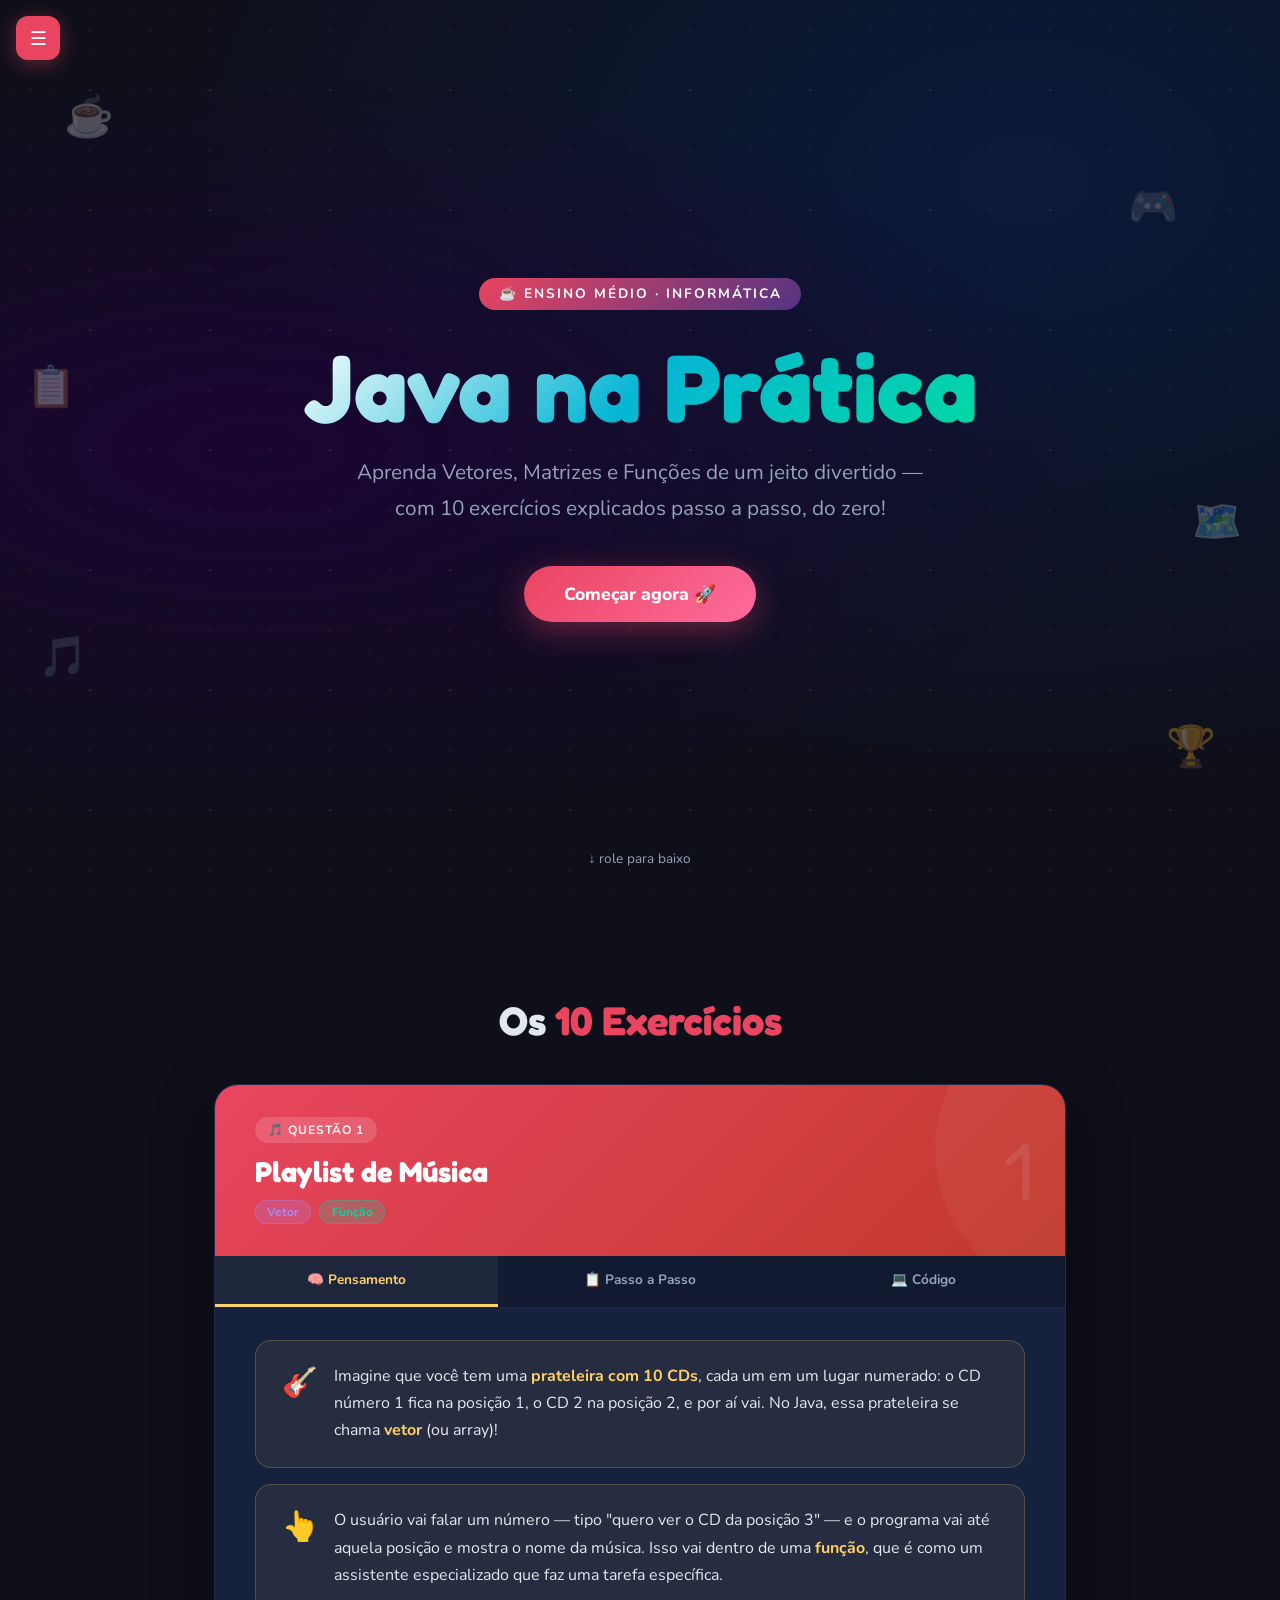
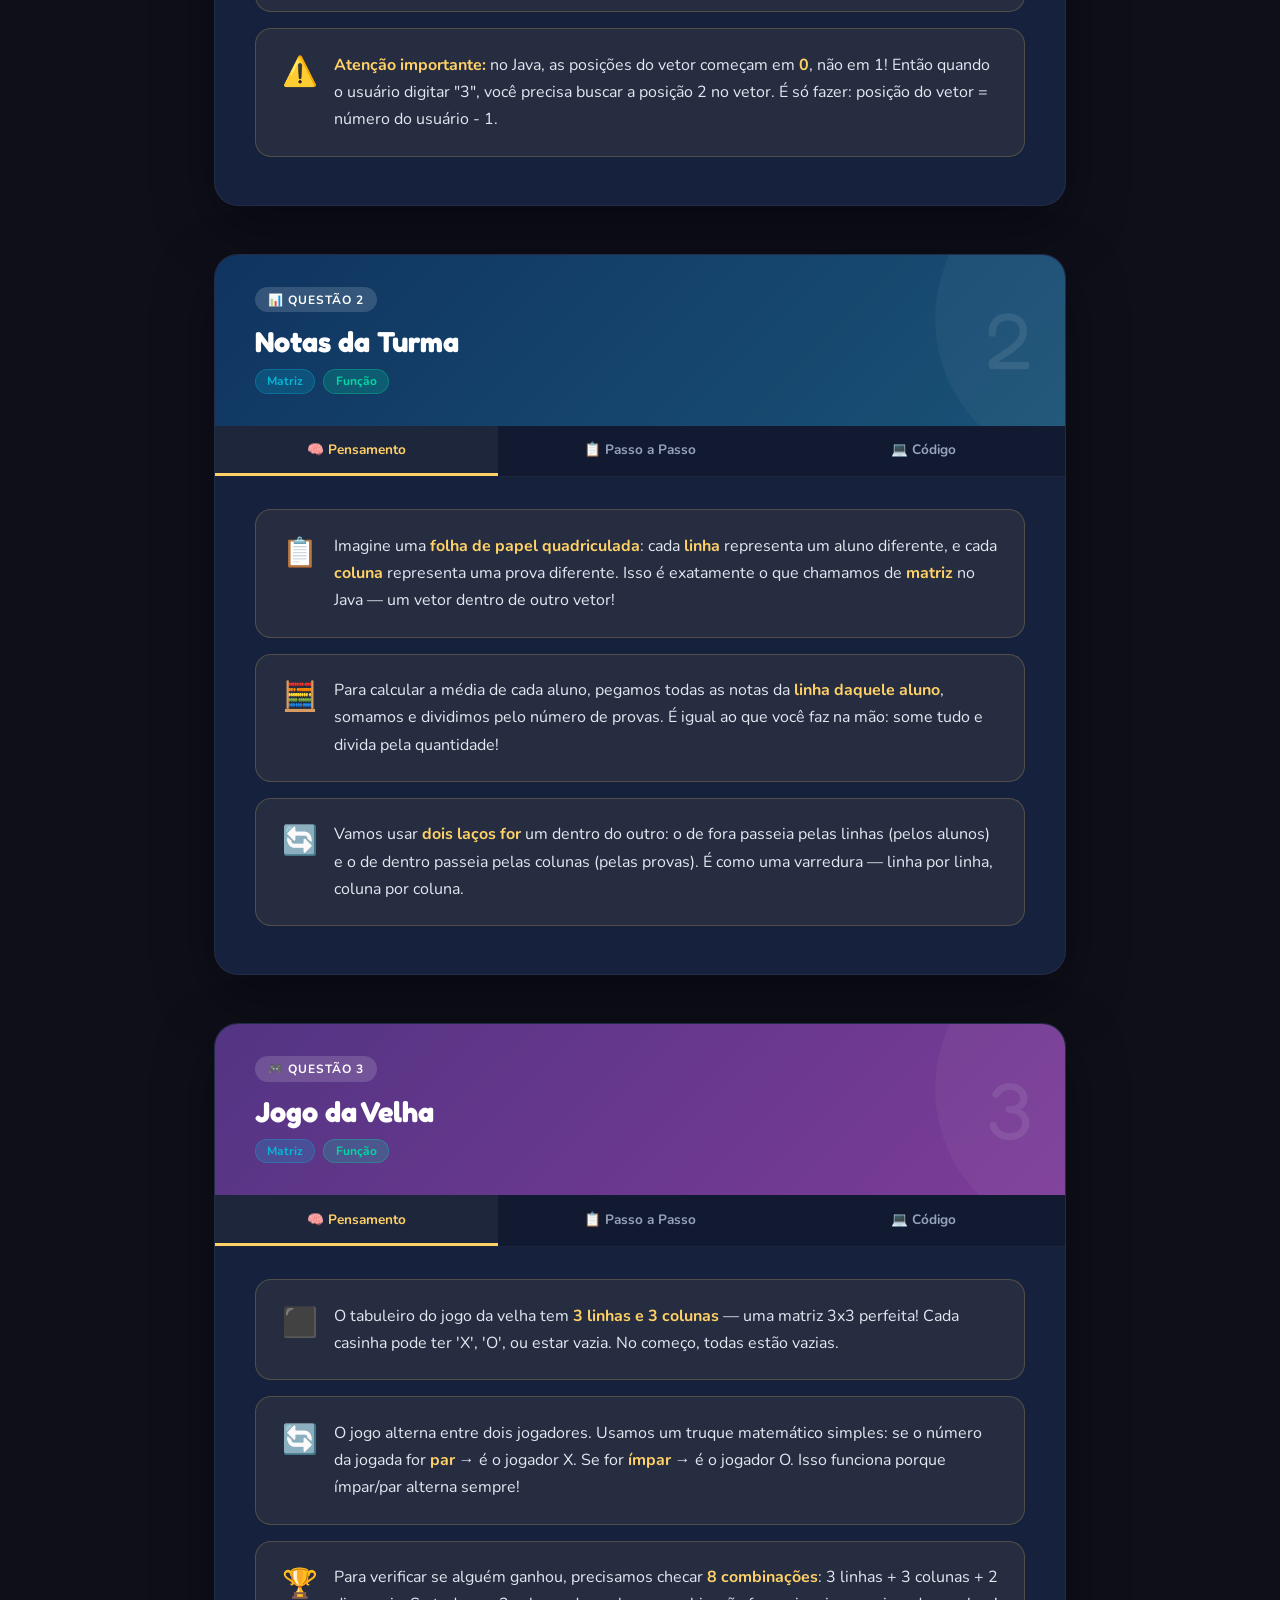
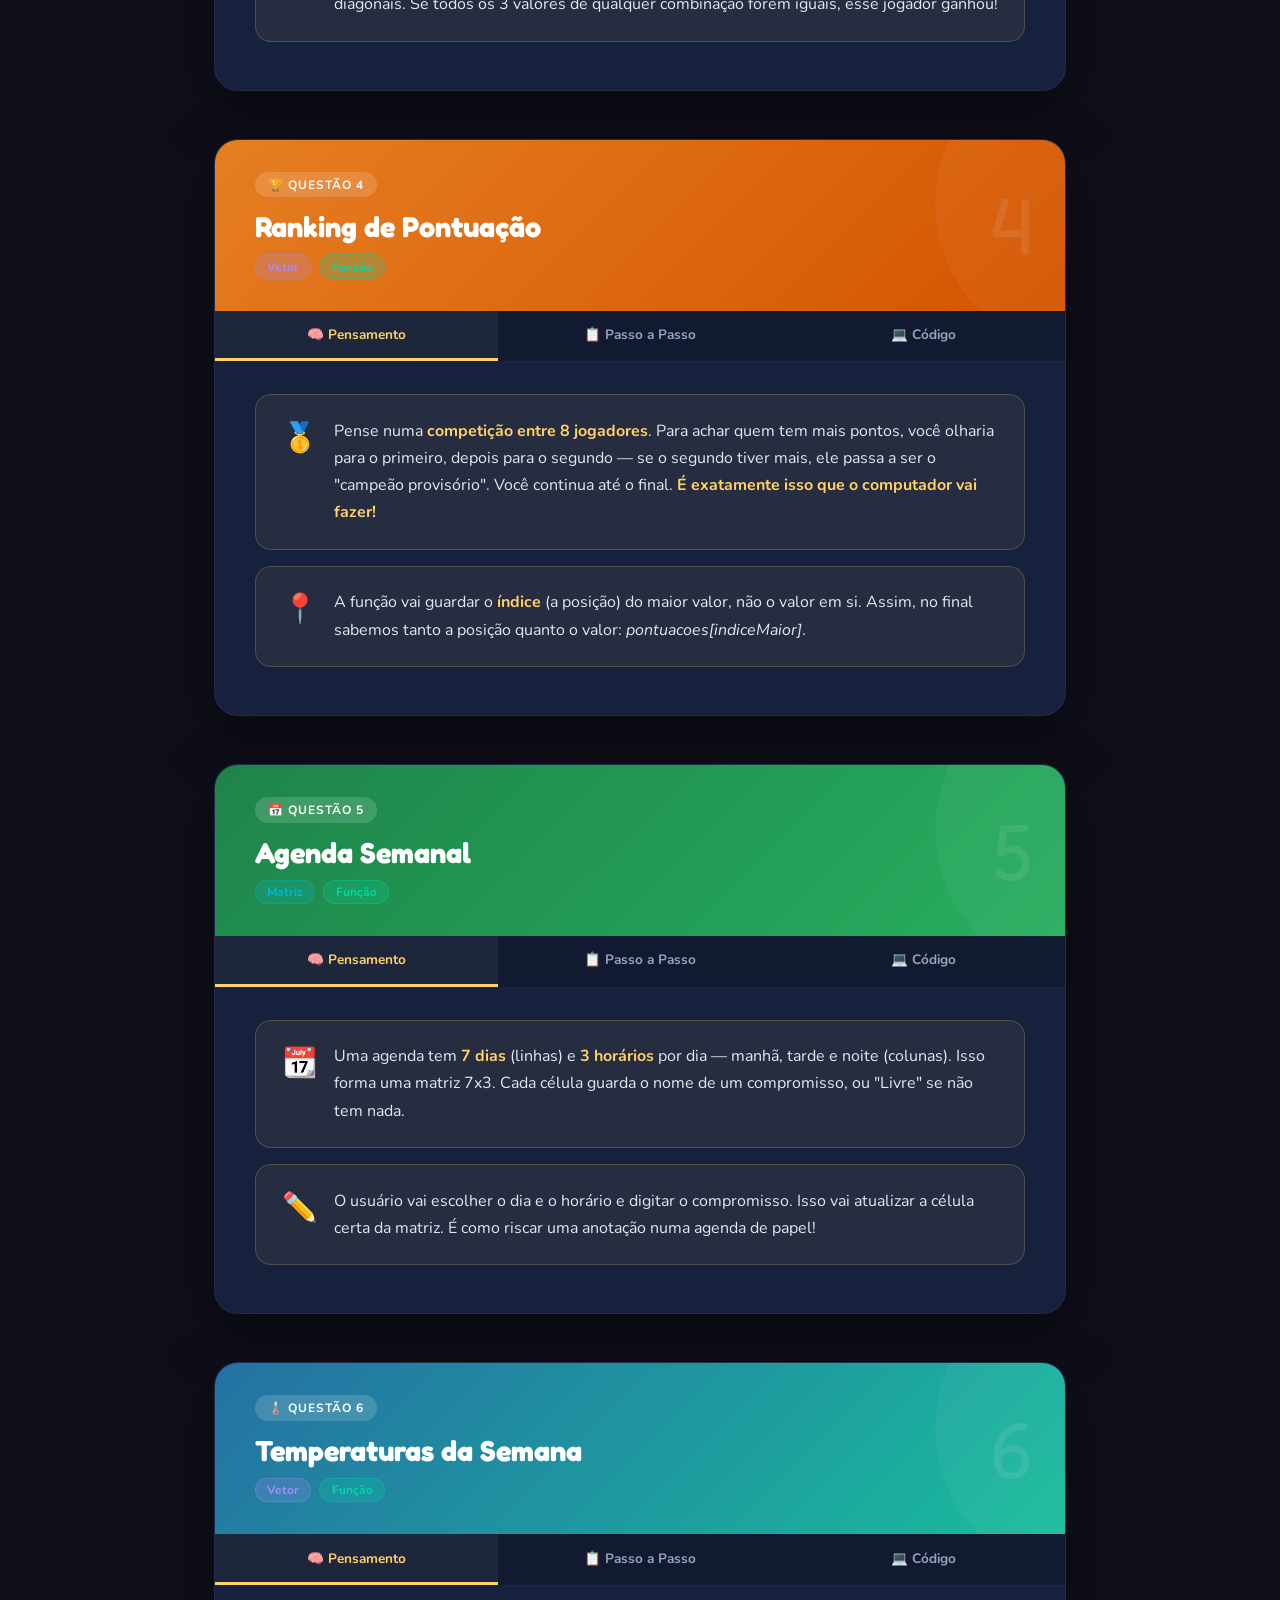
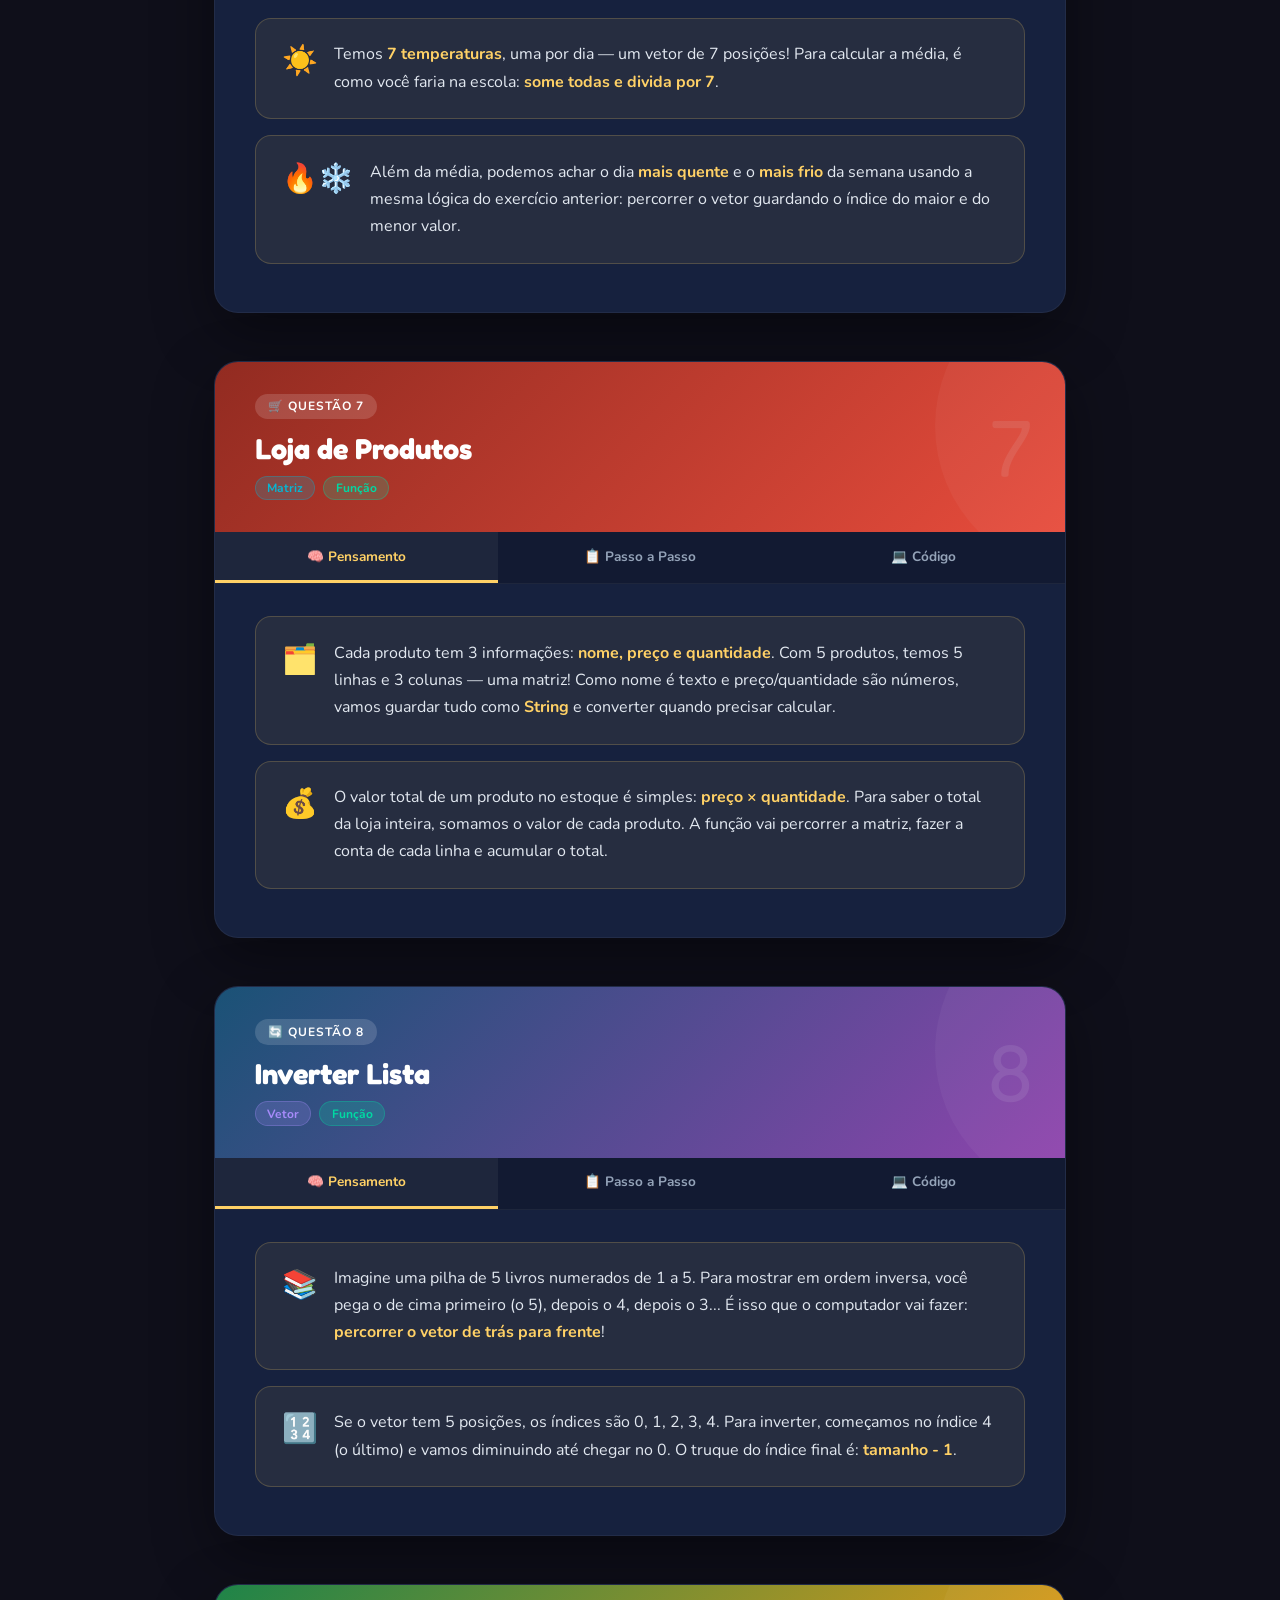
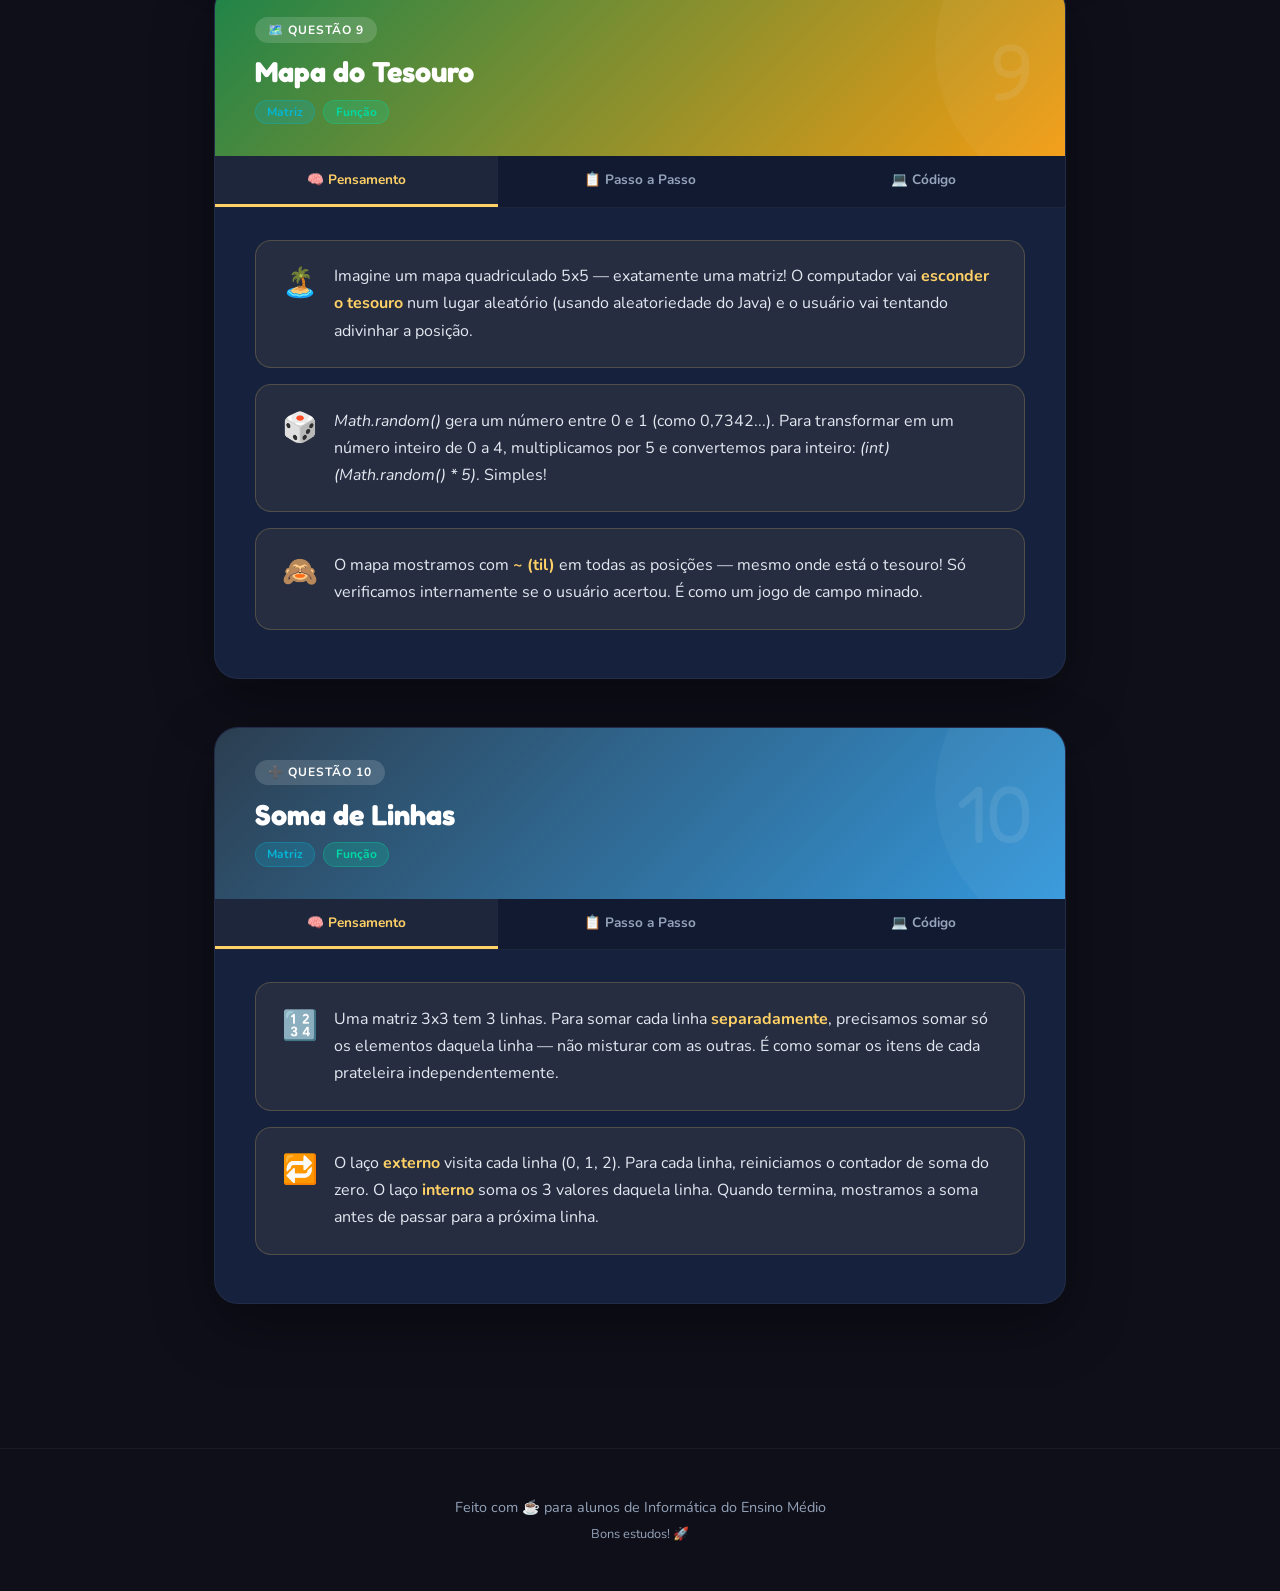
<file: poo.html>
<!DOCTYPE html>
<html lang="pt-BR">
<head>
<meta charset="UTF-8">
<meta name="viewport" content="width=device-width, initial-scale=1.0">
<title>Java na Prática — Vetores, Matrizes e Funções</title>
<link href="https://fonts.googleapis.com/css2?family=Fredoka+One&family=Nunito:wght@400;600;700;800&family=JetBrains+Mono:wght@400;700&display=swap" rel="stylesheet">
<style>
:root {
  --bg: #0f0f1a;
  --surface: #1a1a2e;
  --card: #16213e;
  --accent1: #e94560;
  --accent2: #0f3460;
  --accent3: #533483;
  --green: #00d9a3;
  --yellow: #ffd166;
  --blue: #06b6d4;
  --purple: #a78bfa;
  --text: #e2e8f0;
  --muted: #94a3b8;
  --code-bg: #0d1117;
}

* { margin: 0; padding: 0; box-sizing: border-box; }

body {
  font-family: 'Nunito', sans-serif;
  background: var(--bg);
  color: var(--text);
  overflow-x: hidden;
}

/* ── HERO ── */
.hero {
  min-height: 100vh;
  display: flex;
  flex-direction: column;
  align-items: center;
  justify-content: center;
  text-align: center;
  position: relative;
  padding: 2rem;
  background: radial-gradient(ellipse at 20% 50%, #1a0533 0%, transparent 60%),
              radial-gradient(ellipse at 80% 20%, #0a1a3a 0%, transparent 60%),
              var(--bg);
  overflow: hidden;
}

.hero::before {
  content: '';
  position: absolute;
  inset: 0;
  background-image: 
    radial-gradient(circle, rgba(233,69,96,0.15) 1px, transparent 1px),
    radial-gradient(circle, rgba(6,182,212,0.1) 1px, transparent 1px);
  background-size: 60px 60px, 40px 40px;
  background-position: 0 0, 30px 30px;
  animation: gridMove 20s linear infinite;
}

@keyframes gridMove {
  0% { background-position: 0 0, 30px 30px; }
  100% { background-position: 60px 60px, 90px 90px; }
}

.floating-icons {
  position: absolute;
  inset: 0;
  pointer-events: none;
}

.float-icon {
  position: absolute;
  font-size: 2.5rem;
  animation: float 6s ease-in-out infinite;
  opacity: 0.3;
}
.float-icon:nth-child(1) { top: 10%; left: 5%;  animation-delay: 0s; }
.float-icon:nth-child(2) { top: 20%; right: 8%; animation-delay: 1s; }
.float-icon:nth-child(3) { top: 70%; left: 3%;  animation-delay: 2s; }
.float-icon:nth-child(4) { top: 80%; right: 5%; animation-delay: 0.5s; }
.float-icon:nth-child(5) { top: 40%; left: 2%;  animation-delay: 3s; }
.float-icon:nth-child(6) { top: 55%; right: 3%; animation-delay: 1.5s; }

@keyframes float {
  0%,100% { transform: translateY(0) rotate(0deg); }
  50% { transform: translateY(-20px) rotate(5deg); }
}

.hero-badge {
  background: linear-gradient(135deg, var(--accent1), var(--accent3));
  color: white;
  padding: 0.4rem 1.2rem;
  border-radius: 50px;
  font-size: 0.85rem;
  font-weight: 700;
  letter-spacing: 2px;
  text-transform: uppercase;
  margin-bottom: 1.5rem;
  animation: fadeDown 0.6s ease both;
}

.hero h1 {
  font-family: 'Fredoka One', cursive;
  font-size: clamp(3rem, 8vw, 6rem);
  line-height: 1.1;
  background: linear-gradient(135deg, #fff 0%, var(--blue) 50%, var(--green) 100%);
  -webkit-background-clip: text;
  -webkit-text-fill-color: transparent;
  background-clip: text;
  margin-bottom: 1rem;
  animation: fadeDown 0.6s 0.1s ease both;
}

.hero p {
  font-size: clamp(1rem, 2.5vw, 1.3rem);
  color: var(--muted);
  max-width: 600px;
  line-height: 1.7;
  margin-bottom: 2.5rem;
  animation: fadeDown 0.6s 0.2s ease both;
}

.hero-start {
  display: inline-flex;
  align-items: center;
  gap: 0.5rem;
  background: linear-gradient(135deg, var(--accent1), #ff6b9d);
  color: white;
  padding: 1rem 2.5rem;
  border-radius: 50px;
  font-size: 1.1rem;
  font-weight: 800;
  text-decoration: none;
  transition: all 0.3s;
  box-shadow: 0 8px 32px rgba(233,69,96,0.4);
  animation: fadeDown 0.6s 0.3s ease both;
}
.hero-start:hover { transform: translateY(-3px); box-shadow: 0 12px 40px rgba(233,69,96,0.6); }

.scroll-hint {
  position: absolute;
  bottom: 2rem;
  animation: bounce 2s infinite;
  color: var(--muted);
  font-size: 0.85rem;
}
@keyframes bounce { 0%,100%{transform:translateY(0)} 50%{transform:translateY(8px)} }

@keyframes fadeDown {
  from { opacity: 0; transform: translateY(-20px); }
  to { opacity: 1; transform: translateY(0); }
}

/* ── NAV ── */
.sidebar {
  position: fixed;
  left: 0; top: 0; bottom: 0;
  width: 260px;
  background: rgba(22,33,62,0.95);
  backdrop-filter: blur(20px);
  border-right: 1px solid rgba(255,255,255,0.07);
  padding: 1.5rem 1rem;
  z-index: 100;
  transform: translateX(-100%);
  transition: transform 0.3s ease;
  overflow-y: auto;
}
.sidebar.open { transform: translateX(0); }

.sidebar-logo {
  font-family: 'Fredoka One', cursive;
  font-size: 1.4rem;
  color: var(--accent1);
  margin-bottom: 1.5rem;
  padding-bottom: 1rem;
  border-bottom: 1px solid rgba(255,255,255,0.07);
}

.sidebar a {
  display: flex;
  align-items: center;
  gap: 0.6rem;
  padding: 0.6rem 0.8rem;
  border-radius: 10px;
  color: var(--muted);
  text-decoration: none;
  font-size: 0.9rem;
  font-weight: 600;
  transition: all 0.2s;
  margin-bottom: 0.2rem;
}
.sidebar a:hover, .sidebar a.active {
  background: rgba(233,69,96,0.15);
  color: var(--accent1);
}

.sidebar-num {
  width: 24px; height: 24px;
  background: rgba(233,69,96,0.2);
  border-radius: 6px;
  display: flex; align-items: center; justify-content: center;
  font-size: 0.75rem;
  font-weight: 800;
  color: var(--accent1);
  flex-shrink: 0;
}

.menu-btn {
  position: fixed;
  top: 1rem; left: 1rem;
  z-index: 200;
  background: var(--accent1);
  border: none;
  color: white;
  width: 44px; height: 44px;
  border-radius: 12px;
  font-size: 1.2rem;
  cursor: pointer;
  box-shadow: 0 4px 20px rgba(233,69,96,0.4);
  transition: all 0.2s;
}
.menu-btn:hover { transform: scale(1.1); }

/* ── PROGRESS BAR ── */
.progress-bar {
  position: fixed;
  top: 0; left: 0;
  height: 3px;
  background: linear-gradient(90deg, var(--accent1), var(--blue), var(--green));
  z-index: 300;
  transition: width 0.1s;
}

/* ── MAIN ── */
main {
  max-width: 900px;
  margin: 0 auto;
  padding: 2rem 1.5rem 6rem;
}

/* ── QUESTION CARD ── */
.question-card {
  background: var(--card);
  border-radius: 24px;
  padding: 0;
  margin-bottom: 3rem;
  overflow: hidden;
  border: 1px solid rgba(255,255,255,0.05);
  box-shadow: 0 20px 60px rgba(0,0,0,0.4);
  transform: translateY(30px);
  opacity: 0;
  transition: transform 0.6s ease, opacity 0.6s ease;
}
.question-card.visible { transform: translateY(0); opacity: 1; }

.card-header {
  padding: 2rem 2.5rem;
  position: relative;
  overflow: hidden;
}

.card-header::before {
  content: '';
  position: absolute;
  top: -50%; right: -20%;
  width: 300px; height: 300px;
  border-radius: 50%;
  background: rgba(255,255,255,0.04);
}

.q-number {
  font-family: 'Fredoka One', cursive;
  font-size: 5rem;
  position: absolute;
  right: 2rem; top: 50%;
  transform: translateY(-50%);
  opacity: 0.1;
  line-height: 1;
}

.q-badge {
  display: inline-flex;
  align-items: center;
  gap: 0.4rem;
  background: rgba(255,255,255,0.15);
  color: white;
  padding: 0.3rem 0.8rem;
  border-radius: 50px;
  font-size: 0.75rem;
  font-weight: 700;
  letter-spacing: 1px;
  text-transform: uppercase;
  margin-bottom: 0.8rem;
}

.card-header h2 {
  font-family: 'Fredoka One', cursive;
  font-size: 1.8rem;
  color: white;
  line-height: 1.2;
}

/* header colors per question */
.q1 .card-header { background: linear-gradient(135deg, #e94560, #c0392b); }
.q2 .card-header { background: linear-gradient(135deg, #0f3460, #1a5276); }
.q3 .card-header { background: linear-gradient(135deg, #533483, #7d3c98); }
.q4 .card-header { background: linear-gradient(135deg, #e67e22, #d35400); }
.q5 .card-header { background: linear-gradient(135deg, #1e8449, #27ae60); }
.q6 .card-header { background: linear-gradient(135deg, #2471a3, #1abc9c); }
.q7 .card-header { background: linear-gradient(135deg, #922b21, #e74c3c); }
.q8 .card-header { background: linear-gradient(135deg, #1a5276, #8e44ad); }
.q9 .card-header { background: linear-gradient(135deg, #1e8449, #f39c12); }
.q10 .card-header { background: linear-gradient(135deg, #2c3e50, #3498db); }

/* ── TABS ── */
.tabs {
  display: flex;
  background: rgba(0,0,0,0.2);
  border-bottom: 1px solid rgba(255,255,255,0.05);
}

.tab-btn {
  flex: 1;
  padding: 0.9rem;
  background: none;
  border: none;
  color: var(--muted);
  font-family: 'Nunito', sans-serif;
  font-size: 0.85rem;
  font-weight: 700;
  cursor: pointer;
  transition: all 0.2s;
  border-bottom: 3px solid transparent;
  display: flex;
  align-items: center;
  justify-content: center;
  gap: 0.4rem;
}
.tab-btn:hover { color: var(--text); background: rgba(255,255,255,0.03); }
.tab-btn.active { color: white; border-bottom-color: currentColor; background: rgba(255,255,255,0.05); }
.tab-btn.t-think.active { color: var(--yellow); }
.tab-btn.t-steps.active { color: var(--green); }
.tab-btn.t-code.active  { color: var(--blue); }

/* ── TAB CONTENT ── */
.tab-content { display: none; padding: 2rem 2.5rem; }
.tab-content.active { display: block; }

/* ── THINKING SECTION ── */
.think-box {
  background: rgba(255,209,102,0.07);
  border: 1px solid rgba(255,209,102,0.2);
  border-radius: 16px;
  padding: 1.4rem 1.6rem;
  margin-bottom: 1rem;
  display: flex;
  gap: 1rem;
  align-items: flex-start;
  animation: slideIn 0.4s ease;
}
.think-icon { font-size: 1.8rem; flex-shrink: 0; }
.think-text { font-size: 1rem; line-height: 1.7; color: var(--text); }
.think-text strong { color: var(--yellow); }

/* ── STEPS SECTION ── */
.steps-list { counter-reset: step; }

.step-item {
  display: flex;
  gap: 1rem;
  margin-bottom: 1rem;
  align-items: flex-start;
  animation: slideIn 0.4s ease;
}

.step-num {
  counter-increment: step;
  width: 36px; height: 36px;
  border-radius: 50%;
  background: linear-gradient(135deg, var(--green), #00a67e);
  color: #0f0f1a;
  font-weight: 800;
  font-size: 1rem;
  display: flex; align-items: center; justify-content: center;
  flex-shrink: 0;
  box-shadow: 0 4px 12px rgba(0,217,163,0.3);
}

.step-body {
  background: rgba(0,217,163,0.06);
  border: 1px solid rgba(0,217,163,0.15);
  border-radius: 14px;
  padding: 0.9rem 1.2rem;
  flex: 1;
}
.step-body .step-title {
  font-weight: 800;
  color: var(--green);
  font-size: 0.95rem;
  margin-bottom: 0.3rem;
}
.step-body p { font-size: 0.92rem; line-height: 1.65; color: var(--text); }
.step-body p strong { color: var(--yellow); }
.step-body p em { color: var(--blue); font-style: normal; font-weight: 700; }

/* ── CODE SECTION ── */
.code-wrap {
  position: relative;
  border-radius: 16px;
  overflow: hidden;
  border: 1px solid rgba(255,255,255,0.07);
}

.code-bar {
  background: #161b22;
  padding: 0.7rem 1.2rem;
  display: flex;
  align-items: center;
  justify-content: space-between;
}

.code-dots { display: flex; gap: 6px; }
.code-dots span {
  width: 12px; height: 12px;
  border-radius: 50%;
}
.code-dots span:nth-child(1) { background: #ff5f56; }
.code-dots span:nth-child(2) { background: #febc2e; }
.code-dots span:nth-child(3) { background: #28c840; }

.code-lang {
  font-size: 0.75rem;
  color: var(--muted);
  font-family: 'JetBrains Mono', monospace;
}

.copy-btn {
  background: rgba(255,255,255,0.08);
  border: 1px solid rgba(255,255,255,0.1);
  color: var(--muted);
  padding: 0.3rem 0.8rem;
  border-radius: 8px;
  font-size: 0.78rem;
  cursor: pointer;
  font-family: 'Nunito', sans-serif;
  transition: all 0.2s;
}
.copy-btn:hover { background: rgba(255,255,255,0.15); color: white; }
.copy-btn.copied { background: rgba(0,217,163,0.2); color: var(--green); border-color: var(--green); }

pre {
  background: var(--code-bg);
  padding: 1.5rem;
  overflow-x: auto;
  font-family: 'JetBrains Mono', monospace;
  font-size: 0.82rem;
  line-height: 1.7;
}

/* syntax highlight via spans */
.kw  { color: #ff79c6; font-weight: 700; }  /* keyword */
.ty  { color: #8be9fd; }                      /* type */
.fn  { color: #50fa7b; }                      /* function */
.str { color: #f1fa8c; }                      /* string */
.num { color: #bd93f9; }                      /* number */
.cm  { color: #6272a4; font-style: italic; }  /* comment */
.op  { color: #ff79c6; }                      /* operator */

/* ── IO BOX ── */
.io-grid {
  display: grid;
  grid-template-columns: 1fr 1fr;
  gap: 1rem;
  margin-top: 1.5rem;
}
@media(max-width:600px){ .io-grid { grid-template-columns: 1fr; } }

.io-box {
  border-radius: 14px;
  overflow: hidden;
  border: 1px solid rgba(255,255,255,0.07);
}

.io-header {
  padding: 0.6rem 1rem;
  font-size: 0.8rem;
  font-weight: 700;
  letter-spacing: 1px;
  text-transform: uppercase;
  display: flex; align-items: center; gap: 0.4rem;
}
.io-in .io-header  { background: rgba(167,139,250,0.2); color: var(--purple); }
.io-out .io-header { background: rgba(0,217,163,0.2);   color: var(--green); }

.io-body {
  background: rgba(0,0,0,0.3);
  padding: 0.8rem 1rem;
  font-family: 'JetBrains Mono', monospace;
  font-size: 0.82rem;
  line-height: 1.7;
  color: var(--text);
}

/* ── SLIDE IN ── */
@keyframes slideIn {
  from { opacity: 0; transform: translateX(-10px); }
  to { opacity: 1; transform: translateX(0); }
}

/* ── SECTION TITLE ── */
.section-title {
  font-family: 'Fredoka One', cursive;
  font-size: 2.5rem;
  text-align: center;
  margin: 4rem 0 2.5rem;
  color: var(--text);
}
.section-title span { color: var(--accent1); }

/* ── FOOTER ── */
footer {
  text-align: center;
  padding: 3rem 1rem;
  color: var(--muted);
  font-size: 0.9rem;
  border-top: 1px solid rgba(255,255,255,0.05);
}
footer span { color: var(--accent1); }

/* ── OVERLAY ── */
.overlay {
  display: none;
  position: fixed;
  inset: 0;
  background: rgba(0,0,0,0.5);
  z-index: 90;
  backdrop-filter: blur(4px);
}
.overlay.open { display: block; }

/* ── SCROLLBAR ── */
::-webkit-scrollbar { width: 6px; }
::-webkit-scrollbar-track { background: var(--bg); }
::-webkit-scrollbar-thumb { background: rgba(233,69,96,0.4); border-radius: 3px; }

/* ── CONCEPT CHIPS ── */
.chips { display: flex; gap: 0.5rem; flex-wrap: wrap; margin-top: 0.6rem; }
.chip {
  padding: 0.2rem 0.7rem;
  border-radius: 50px;
  font-size: 0.75rem;
  font-weight: 700;
}
.chip-v { background: rgba(167,139,250,0.2); color: var(--purple); border: 1px solid rgba(167,139,250,0.3); }
.chip-m { background: rgba(6,182,212,0.2);   color: var(--blue);   border: 1px solid rgba(6,182,212,0.3); }
.chip-f { background: rgba(0,217,163,0.2);   color: var(--green);  border: 1px solid rgba(0,217,163,0.3); }
</style>
</head>
<body>

<div class="progress-bar" id="progress"></div>
<div class="overlay" id="overlay" onclick="toggleMenu()"></div>

<button class="menu-btn" onclick="toggleMenu()">☰</button>

<nav class="sidebar" id="sidebar">
  <div class="sidebar-logo">☕ Java na Prática</div>
  <a href="#q1"><span class="sidebar-num">1</span> Playlist de Música</a>
  <a href="#q2"><span class="sidebar-num">2</span> Notas da Turma</a>
  <a href="#q3"><span class="sidebar-num">3</span> Jogo da Velha</a>
  <a href="#q4"><span class="sidebar-num">4</span> Ranking de Pontuação</a>
  <a href="#q5"><span class="sidebar-num">5</span> Agenda Semanal</a>
  <a href="#q6"><span class="sidebar-num">6</span> Temperaturas</a>
  <a href="#q7"><span class="sidebar-num">7</span> Loja de Produtos</a>
  <a href="#q8"><span class="sidebar-num">8</span> Inverter Lista</a>
  <a href="#q9"><span class="sidebar-num">9</span> Mapa do Tesouro</a>
  <a href="#q10"><span class="sidebar-num">10</span> Soma de Linhas</a>
</nav>

<!-- HERO -->
<section class="hero" id="topo">
  <div class="floating-icons">
    <span class="float-icon">☕</span>
    <span class="float-icon">🎮</span>
    <span class="float-icon">🎵</span>
    <span class="float-icon">🏆</span>
    <span class="float-icon">📋</span>
    <span class="float-icon">🗺️</span>
  </div>
  <div class="hero-badge">☕ Ensino Médio · Informática</div>
  <h1>Java na Prática</h1>
  <p>Aprenda Vetores, Matrizes e Funções de um jeito divertido — com 10 exercícios explicados passo a passo, do zero!</p>
  <a href="#q1" class="hero-start">Começar agora 🚀</a>
  <div class="scroll-hint">↓ role para baixo</div>
</section>

<main id="main-content">
  <h2 class="section-title">Os <span>10 Exercícios</span></h2>

  <!-- ═══════════════════════════════════════════════════════ Q1 -->
  <div class="question-card q1" id="q1">
    <div class="card-header">
      <span class="q-number">1</span>
      <div class="q-badge">🎵 Questão 1</div>
      <h2>Playlist de Música</h2>
      <div class="chips">
        <span class="chip chip-v">Vetor</span>
        <span class="chip chip-f">Função</span>
      </div>
    </div>
    <div class="tabs">
      <button class="tab-btn t-think active" onclick="switchTab(this,'think','q1')">🧠 Pensamento</button>
      <button class="tab-btn t-steps" onclick="switchTab(this,'steps','q1')">📋 Passo a Passo</button>
      <button class="tab-btn t-code"  onclick="switchTab(this,'code','q1')">💻 Código</button>
    </div>
    <div class="tab-content think active" data-card="q1">
      <div class="think-box"><span class="think-icon">🎸</span><div class="think-text">Imagine que você tem uma <strong>prateleira com 10 CDs</strong>, cada um em um lugar numerado: o CD número 1 fica na posição 1, o CD 2 na posição 2, e por aí vai. No Java, essa prateleira se chama <strong>vetor</strong> (ou array)!</div></div>
      <div class="think-box"><span class="think-icon">👆</span><div class="think-text">O usuário vai falar um número — tipo "quero ver o CD da posição 3" — e o programa vai até aquela posição e mostra o nome da música. Isso vai dentro de uma <strong>função</strong>, que é como um assistente especializado que faz uma tarefa específica.</div></div>
      <div class="think-box"><span class="think-icon">⚠️</span><div class="think-text"><strong>Atenção importante:</strong> no Java, as posições do vetor começam em <strong>0</strong>, não em 1! Então quando o usuário digitar "3", você precisa buscar a posição 2 no vetor. É só fazer: posição do vetor = número do usuário - 1.</div></div>
    </div>
    <div class="tab-content steps" data-card="q1">
      <div class="steps-list">
        <div class="step-item">
          <div class="step-num">1</div>
          <div class="step-body">
            <div class="step-title">Criar a "prateleira" de músicas</div>
            <p>Criamos um vetor do tipo <em>String</em> com 10 posições e já colocamos o nome de 10 músicas dentro. É como preencher a prateleira com os CDs antes de abrir a loja.</p>
          </div>
        </div>
        <div class="step-item">
          <div class="step-num">2</div>
          <div class="step-body">
            <div class="step-title">Mostrar todas as músicas na tela</div>
            <p>Usamos um laço <em>for</em> para percorrer o vetor do início ao fim e mostrar cada música com seu número. O laço é como um robozinho que visita cada posição da prateleira.</p>
          </div>
        </div>
        <div class="step-item">
          <div class="step-num">3</div>
          <div class="step-body">
            <div class="step-title">Perguntar ao usuário qual ele quer ver</div>
            <p>Pedimos para o usuário digitar um número de 1 a 10. Usamos o <em>Scanner</em> para capturar essa resposta — o Scanner é como um microfone que recebe o que o usuário digita.</p>
          </div>
        </div>
        <div class="step-item">
          <div class="step-num">4</div>
          <div class="step-body">
            <div class="step-title">Criar a função buscarMusica()</div>
            <p>Essa função recebe a prateleira (vetor) e o número escolhido. Ela <strong>subtrai 1 do número</strong> para achar a posição certa e devolve o nome da música. É como um funcionário da loja que vai buscar o CD para você!</p>
          </div>
        </div>
        <div class="step-item">
          <div class="step-num">5</div>
          <div class="step-body">
            <div class="step-title">Verificar se o número é válido e mostrar o resultado</div>
            <p>Antes de buscar, checamos se o número está entre 1 e 10. Se estiver, chamamos a função e mostramos a música. Se não estiver, avisamos que é inválido. Nunca confie que o usuário vai digitar certo! 😄</p>
          </div>
        </div>
      </div>
    </div>
    <div class="tab-content code" data-card="q1">
      <div class="code-wrap">
        <div class="code-bar">
          <div class="code-dots"><span></span><span></span><span></span></div>
          <span class="code-lang">Playlist.java</span>
          <button class="copy-btn" onclick="copyCode(this)">📋 Copiar</button>
        </div>
        <pre id="code-q1"><span class="kw">import</span> java.util.Scanner;

<span class="kw">public class</span> <span class="ty">Playlist</span> {

    <span class="cm">// Função que busca a música na posição indicada pelo usuário</span>
    <span class="kw">static</span> <span class="ty">String</span> <span class="fn">buscarMusica</span>(<span class="ty">String</span>[] playlist, <span class="ty">int</span> posicao) {
        <span class="cm">// O usuário digita de 1 a 10, mas o array começa em 0</span>
        <span class="cm">// Então subtraímos 1: posição 1 do usuário = índice 0 do array</span>
        <span class="kw">return</span> playlist[posicao - <span class="num">1</span>];
    }

    <span class="kw">public static void</span> <span class="fn">main</span>(<span class="ty">String</span>[] args) {
        <span class="ty">Scanner</span> sc = <span class="kw">new</span> <span class="ty">Scanner</span>(System.in);

        <span class="cm">// Criando o vetor com 10 músicas já preenchidas</span>
        <span class="ty">String</span>[] playlist = {
            <span class="str">"Bohemian Rhapsody"</span>, <span class="str">"Imagine"</span>, <span class="str">"Hotel California"</span>,
            <span class="str">"Shape of You"</span>, <span class="str">"Blinding Lights"</span>, <span class="str">"Smells Like Teen Spirit"</span>,
            <span class="str">"Rolling in the Deep"</span>, <span class="str">"Uptown Funk"</span>, <span class="str">"Bad Guy"</span>, <span class="str">"Thriller"</span>
        };

        <span class="cm">// Mostrando todas as músicas numeradas (i+1 porque o índice começa em 0)</span>
        System.out.println(<span class="str">"=== PLAYLIST ==="</span>);
        <span class="kw">for</span> (<span class="ty">int</span> i = <span class="num">0</span>; i &lt; playlist.length; i++) {
            System.out.println((i + <span class="num">1</span>) + <span class="str">". "</span> + playlist[i]);
        }

        <span class="cm">// Pedindo ao usuário que escolha uma posição</span>
        System.out.print(<span class="str">"\nDigite o número da música (1 a 10): "</span>);
        <span class="ty">int</span> numero = sc.nextInt();

        <span class="cm">// Verificando se o número é válido antes de buscar</span>
        <span class="kw">if</span> (numero &gt;= <span class="num">1</span> && numero &lt;= <span class="num">10</span>) {
            <span class="ty">String</span> musica = <span class="fn">buscarMusica</span>(playlist, numero);
            System.out.println(<span class="str">"Música escolhida: "</span> + musica);
        } <span class="kw">else</span> {
            System.out.println(<span class="str">"Número inválido!"</span>);
        }

        sc.close();
    }
}</pre>
      </div>
      <div class="io-grid">
        <div class="io-box io-in">
          <div class="io-header">📥 Entrada do usuário</div>
          <div class="io-body">Digite o número da música (1 a 10): <strong>3</strong></div>
        </div>
        <div class="io-box io-out">
          <div class="io-header">📤 Saída do programa</div>
          <div class="io-body">Música escolhida: Hotel California</div>
        </div>
      </div>
    </div>
  </div>

  <!-- ═══════════════════════════════════════════════════════ Q2 -->
  <div class="question-card q2" id="q2">
    <div class="card-header">
      <span class="q-number">2</span>
      <div class="q-badge">📊 Questão 2</div>
      <h2>Notas da Turma</h2>
      <div class="chips">
        <span class="chip chip-m">Matriz</span>
        <span class="chip chip-f">Função</span>
      </div>
    </div>
    <div class="tabs">
      <button class="tab-btn t-think active" onclick="switchTab(this,'think','q2')">🧠 Pensamento</button>
      <button class="tab-btn t-steps" onclick="switchTab(this,'steps','q2')">📋 Passo a Passo</button>
      <button class="tab-btn t-code"  onclick="switchTab(this,'code','q2')">💻 Código</button>
    </div>
    <div class="tab-content think active" data-card="q2">
      <div class="think-box"><span class="think-icon">📋</span><div class="think-text">Imagine uma <strong>folha de papel quadriculada</strong>: cada <strong>linha</strong> representa um aluno diferente, e cada <strong>coluna</strong> representa uma prova diferente. Isso é exatamente o que chamamos de <strong>matriz</strong> no Java — um vetor dentro de outro vetor!</div></div>
      <div class="think-box"><span class="think-icon">🧮</span><div class="think-text">Para calcular a média de cada aluno, pegamos todas as notas da <strong>linha daquele aluno</strong>, somamos e dividimos pelo número de provas. É igual ao que você faz na mão: some tudo e divida pela quantidade!</div></div>
      <div class="think-box"><span class="think-icon">🔄</span><div class="think-text">Vamos usar <strong>dois laços for</strong> um dentro do outro: o de fora passeia pelas linhas (pelos alunos) e o de dentro passeia pelas colunas (pelas provas). É como uma varredura — linha por linha, coluna por coluna.</div></div>
    </div>
    <div class="tab-content steps" data-card="q2">
      <div class="steps-list">
        <div class="step-item"><div class="step-num">1</div><div class="step-body"><div class="step-title">Criar a "tabela" de notas (matriz)</div><p>Declaramos <em>double[5][3]</em> — isso cria 5 linhas (alunos) e 3 colunas (provas). É como desenhar uma tabela em branco no papel antes de preencher.</p></div></div>
        <div class="step-item"><div class="step-num">2</div><div class="step-body"><div class="step-title">Preencher a tabela com dois laços for</div><p>O laço <em>de fora</em> conta os alunos (0, 1, 2, 3, 4). Para <strong>cada aluno</strong>, o laço <em>de dentro</em> pede as notas das 3 provas. É como preencher a tabela célula por célula.</p></div></div>
        <div class="step-item"><div class="step-num">3</div><div class="step-body"><div class="step-title">Criar a função calcularMedia()</div><p>Essa função recebe um vetor de notas (uma linha da tabela) e retorna a média. Ela soma todos os valores e divide pelo tamanho do vetor. <strong>Reutilizamos ela para cada aluno!</strong></p></div></div>
        <div class="step-item"><div class="step-num">4</div><div class="step-body"><div class="step-title">Chamar a função e mostrar cada média</div><p>Para cada aluno, passamos a linha dele para a função e mostramos o resultado. <em>notas[i]</em> é a linha inteira do aluno i — o Java entende isso automaticamente!</p></div></div>
      </div>
    </div>
    <div class="tab-content code" data-card="q2">
      <div class="code-wrap">
        <div class="code-bar"><div class="code-dots"><span></span><span></span><span></span></div><span class="code-lang">NotasTurma.java</span><button class="copy-btn" onclick="copyCode(this)">📋 Copiar</button></div>
        <pre id="code-q2"><span class="kw">import</span> java.util.Scanner;

<span class="kw">public class</span> <span class="ty">NotasTurma</span> {

    <span class="cm">// Função que calcula a média de um vetor de notas (uma linha da matriz)</span>
    <span class="kw">static double</span> <span class="fn">calcularMedia</span>(<span class="ty">double</span>[] notas) {
        <span class="ty">double</span> soma = <span class="num">0</span>;
        <span class="cm">// Percorre cada nota e vai acumulando na variável soma</span>
        <span class="kw">for</span> (<span class="ty">int</span> i = <span class="num">0</span>; i &lt; notas.length; i++) {
            soma += notas[i]; <span class="cm">// soma += x  é igual a  soma = soma + x</span>
        }
        <span class="cm">// Divide a soma pela quantidade de provas para ter a média</span>
        <span class="kw">return</span> soma / notas.length;
    }

    <span class="kw">public static void</span> <span class="fn">main</span>(<span class="ty">String</span>[] args) {
        <span class="ty">Scanner</span> sc = <span class="kw">new</span> <span class="ty">Scanner</span>(System.in);

        <span class="ty">int</span> alunos = <span class="num">5</span>; <span class="cm">// número de alunos (linhas)</span>
        <span class="ty">int</span> provas  = <span class="num">3</span>; <span class="cm">// número de provas (colunas)</span>

        <span class="cm">// Criando a matriz: 5 linhas (alunos) x 3 colunas (provas)</span>
        <span class="ty">double</span>[][] notas = <span class="kw">new double</span>[alunos][provas];

        <span class="cm">// Dois laços: o externo para alunos, o interno para as provas</span>
        <span class="kw">for</span> (<span class="ty">int</span> i = <span class="num">0</span>; i &lt; alunos; i++) {
            System.out.println(<span class="str">"--- Aluno "</span> + (i + <span class="num">1</span>) + <span class="str">" ---"</span>);
            <span class="kw">for</span> (<span class="ty">int</span> j = <span class="num">0</span>; j &lt; provas; j++) {
                System.out.print(<span class="str">"  Nota da prova "</span> + (j + <span class="num">1</span>) + <span class="str">": "</span>);
                notas[i][j] = sc.nextDouble(); <span class="cm">// [linha][coluna]</span>
            }
        }

        <span class="cm">// Calculando e exibindo a média de cada aluno</span>
        System.out.println(<span class="str">"\n=== MÉDIAS ==="</span>);
        <span class="kw">for</span> (<span class="ty">int</span> i = <span class="num">0</span>; i &lt; alunos; i++) {
            <span class="cm">// notas[i] passa a linha inteira do aluno i para a função</span>
            <span class="ty">double</span> media = <span class="fn">calcularMedia</span>(notas[i]);
            System.out.printf(<span class="str">"Aluno %d: %.1f%n"</span>, (i + <span class="num">1</span>), media);
        }

        sc.close();
    }
}</pre>
      </div>
      <div class="io-grid">
        <div class="io-box io-in"><div class="io-header">📥 Entrada</div><div class="io-body">Aluno 1: 7.0 / 8.0 / 9.0<br>Aluno 2: 5.0 / 6.0 / 7.0</div></div>
        <div class="io-box io-out"><div class="io-header">📤 Saída</div><div class="io-body">Aluno 1: 8.0<br>Aluno 2: 6.0</div></div>
      </div>
    </div>
  </div>

  <!-- ═══════════════════════════════════════════════════════ Q3 -->
  <div class="question-card q3" id="q3">
    <div class="card-header">
      <span class="q-number">3</span>
      <div class="q-badge">🎮 Questão 3</div>
      <h2>Jogo da Velha</h2>
      <div class="chips"><span class="chip chip-m">Matriz</span><span class="chip chip-f">Função</span></div>
    </div>
    <div class="tabs">
      <button class="tab-btn t-think active" onclick="switchTab(this,'think','q3')">🧠 Pensamento</button>
      <button class="tab-btn t-steps" onclick="switchTab(this,'steps','q3')">📋 Passo a Passo</button>
      <button class="tab-btn t-code"  onclick="switchTab(this,'code','q3')">💻 Código</button>
    </div>
    <div class="tab-content think active" data-card="q3">
      <div class="think-box"><span class="think-icon">⬛</span><div class="think-text">O tabuleiro do jogo da velha tem <strong>3 linhas e 3 colunas</strong> — uma matriz 3x3 perfeita! Cada casinha pode ter 'X', 'O', ou estar vazia. No começo, todas estão vazias.</div></div>
      <div class="think-box"><span class="think-icon">🔄</span><div class="think-text">O jogo alterna entre dois jogadores. Usamos um truque matemático simples: se o número da jogada for <strong>par</strong> → é o jogador X. Se for <strong>ímpar</strong> → é o jogador O. Isso funciona porque ímpar/par alterna sempre!</div></div>
      <div class="think-box"><span class="think-icon">🏆</span><div class="think-text">Para verificar se alguém ganhou, precisamos checar <strong>8 combinações</strong>: 3 linhas + 3 colunas + 2 diagonais. Se todos os 3 valores de qualquer combinação forem iguais, esse jogador ganhou!</div></div>
    </div>
    <div class="tab-content steps" data-card="q3">
      <div class="steps-list">
        <div class="step-item"><div class="step-num">1</div><div class="step-body"><div class="step-title">Criar o tabuleiro vazio</div><p>Criamos uma matriz <em>char[3][3]</em> e preenchemos tudo com espaço (' '). O espaço representa uma casinha vazia — ainda não foi jogada.</p></div></div>
        <div class="step-item"><div class="step-num">2</div><div class="step-body"><div class="step-title">Criar a função mostrarTabuleiro()</div><p>Essa função percorre a matriz e desenha o tabuleiro com as linhas divisórias (---|---|---). É o "desenhista" do jogo — ele mostra como o tabuleiro está a cada rodada.</p></div></div>
        <div class="step-item"><div class="step-num">3</div><div class="step-body"><div class="step-title">Criar a função verificarVencedor()</div><p>Essa função checa as <strong>3 linhas, 3 colunas e 2 diagonais</strong>. Se os três valores de qualquer combinação forem do mesmo jogador, ela retorna <em>true</em> (verdadeiro) — esse jogador ganhou!</p></div></div>
        <div class="step-item"><div class="step-num">4</div><div class="step-body"><div class="step-title">Criar o laço principal do jogo</div><p>Em um laço, alternamos entre X e O (usando o truque do par/ímpar), pedimos linha e coluna, colocamos a peça no tabuleiro, e verificamos se houve vencedor. O jogo termina com vitória ou após 9 jogadas (empate).</p></div></div>
      </div>
    </div>
    <div class="tab-content code" data-card="q3">
      <div class="code-wrap">
        <div class="code-bar"><div class="code-dots"><span></span><span></span><span></span></div><span class="code-lang">JogoDaVelha.java</span><button class="copy-btn" onclick="copyCode(this)">📋 Copiar</button></div>
        <pre id="code-q3"><span class="kw">import</span> java.util.Scanner;

<span class="kw">public class</span> <span class="ty">JogoDaVelha</span> {

    <span class="cm">// Função que exibe o tabuleiro formatado com linhas divisórias</span>
    <span class="kw">static void</span> <span class="fn">mostrarTabuleiro</span>(<span class="ty">char</span>[][] tab) {
        System.out.println(<span class="str">"\n  1   2   3"</span>);
        <span class="kw">for</span> (<span class="ty">int</span> i = <span class="num">0</span>; i &lt; <span class="num">3</span>; i++) {
            System.out.print((i + <span class="num">1</span>) + <span class="str">" "</span>);
            <span class="kw">for</span> (<span class="ty">int</span> j = <span class="num">0</span>; j &lt; <span class="num">3</span>; j++) {
                System.out.print(<span class="str">" "</span> + tab[i][j] + <span class="str">" "</span>);
                <span class="kw">if</span> (j &lt; <span class="num">2</span>) System.out.print(<span class="str">"|"</span>); <span class="cm">// divisória vertical</span>
            }
            System.out.println();
            <span class="kw">if</span> (i &lt; <span class="num">2</span>) System.out.println(<span class="str">"  ---|---|---"</span>); <span class="cm">// divisória horizontal</span>
        }
        System.out.println();
    }

    <span class="cm">// Função que verifica se um jogador venceu (checa 8 combinações)</span>
    <span class="kw">static boolean</span> <span class="fn">verificarVencedor</span>(<span class="ty">char</span>[][] tab, <span class="ty">char</span> jogador) {
        <span class="cm">// Checa as 3 linhas horizontais</span>
        <span class="kw">for</span> (<span class="ty">int</span> i = <span class="num">0</span>; i &lt; <span class="num">3</span>; i++)
            <span class="kw">if</span> (tab[i][<span class="num">0</span>] == jogador && tab[i][<span class="num">1</span>] == jogador && tab[i][<span class="num">2</span>] == jogador)
                <span class="kw">return true</span>;
        <span class="cm">// Checa as 3 colunas verticais</span>
        <span class="kw">for</span> (<span class="ty">int</span> j = <span class="num">0</span>; j &lt; <span class="num">3</span>; j++)
            <span class="kw">if</span> (tab[<span class="num">0</span>][j] == jogador && tab[<span class="num">1</span>][j] == jogador && tab[<span class="num">2</span>][j] == jogador)
                <span class="kw">return true</span>;
        <span class="cm">// Checa a diagonal principal (↘) e a diagonal secundária (↙)</span>
        <span class="kw">if</span> (tab[<span class="num">0</span>][<span class="num">0</span>] == jogador && tab[<span class="num">1</span>][<span class="num">1</span>] == jogador && tab[<span class="num">2</span>][<span class="num">2</span>] == jogador)
            <span class="kw">return true</span>;
        <span class="kw">if</span> (tab[<span class="num">0</span>][<span class="num">2</span>] == jogador && tab[<span class="num">1</span>][<span class="num">1</span>] == jogador && tab[<span class="num">2</span>][<span class="num">0</span>] == jogador)
            <span class="kw">return true</span>;
        <span class="kw">return false</span>; <span class="cm">// ninguém ganhou ainda</span>
    }

    <span class="kw">public static void</span> <span class="fn">main</span>(<span class="ty">String</span>[] args) {
        <span class="ty">Scanner</span> sc = <span class="kw">new</span> <span class="ty">Scanner</span>(System.in);
        <span class="ty">char</span>[][] tab = <span class="kw">new char</span>[<span class="num">3</span>][<span class="num">3</span>];

        <span class="cm">// Preenche o tabuleiro com espaços (posições vazias)</span>
        <span class="kw">for</span> (<span class="ty">int</span> i = <span class="num">0</span>; i &lt; <span class="num">3</span>; i++)
            <span class="kw">for</span> (<span class="ty">int</span> j = <span class="num">0</span>; j &lt; <span class="num">3</span>; j++)
                tab[i][j] = <span class="str">' '</span>;

        <span class="ty">char</span>[] jogadores = {<span class="str">'X'</span>, <span class="str">'O'</span>};
        <span class="ty">int</span> jogadas = <span class="num">0</span>;
        <span class="ty">boolean</span> fimDeJogo = <span class="kw">false</span>;

        <span class="kw">while</span> (!fimDeJogo && jogadas &lt; <span class="num">9</span>) {
            <span class="cm">// jogadas % 2 retorna 0 (par) ou 1 (ímpar) → alterna X e O</span>
            <span class="ty">char</span> atual = jogadores[jogadas % <span class="num">2</span>];
            <span class="fn">mostrarTabuleiro</span>(tab);
            System.out.println(<span class="str">"Jogador "</span> + atual + <span class="str">", é sua vez!"</span>);
            System.out.print(<span class="str">"Linha (1-3): "</span>);  <span class="ty">int</span> linha = sc.nextInt() - <span class="num">1</span>;
            System.out.print(<span class="str">"Coluna (1-3): "</span>); <span class="ty">int</span> col  = sc.nextInt() - <span class="num">1</span>;

            <span class="kw">if</span> (tab[linha][col] == <span class="str">' '</span>) { <span class="cm">// verifica se a casinha está vazia</span>
                tab[linha][col] = atual;
                jogadas++;
                <span class="kw">if</span> (<span class="fn">verificarVencedor</span>(tab, atual)) {
                    <span class="fn">mostrarTabuleiro</span>(tab);
                    System.out.println(<span class="str">"Jogador "</span> + atual + <span class="str">" VENCEU! 🎉"</span>);
                    fimDeJogo = <span class="kw">true</span>;
                }
            } <span class="kw">else</span> {
                System.out.println(<span class="str">"Posição ocupada! Tente novamente."</span>);
            }
        }
        <span class="kw">if</span> (!fimDeJogo) System.out.println(<span class="str">"EMPATE!"</span>);
        sc.close();
    }
}</pre>
      </div>
      <div class="io-grid">
        <div class="io-box io-in"><div class="io-header">📥 Jogada</div><div class="io-body">X: linha 1, col 1<br>O: linha 2, col 2<br>X: linha 1, col 2<br>...</div></div>
        <div class="io-box io-out"><div class="io-header">📤 Resultado</div><div class="io-body"> X | X | X<br>---|---|---<br>   | O |  <br>Jogador X VENCEU! 🎉</div></div>
      </div>
    </div>
  </div>

  <!-- ═══════════════════════════════════════════════════════ Q4 -->
  <div class="question-card q4" id="q4">
    <div class="card-header">
      <span class="q-number">4</span>
      <div class="q-badge">🏆 Questão 4</div>
      <h2>Ranking de Pontuação</h2>
      <div class="chips"><span class="chip chip-v">Vetor</span><span class="chip chip-f">Função</span></div>
    </div>
    <div class="tabs">
      <button class="tab-btn t-think active" onclick="switchTab(this,'think','q4')">🧠 Pensamento</button>
      <button class="tab-btn t-steps" onclick="switchTab(this,'steps','q4')">📋 Passo a Passo</button>
      <button class="tab-btn t-code"  onclick="switchTab(this,'code','q4')">💻 Código</button>
    </div>
    <div class="tab-content think active" data-card="q4">
      <div class="think-box"><span class="think-icon">🥇</span><div class="think-text">Pense numa <strong>competição entre 8 jogadores</strong>. Para achar quem tem mais pontos, você olharia para o primeiro, depois para o segundo — se o segundo tiver mais, ele passa a ser o "campeão provisório". Você continua até o final. <strong>É exatamente isso que o computador vai fazer!</strong></div></div>
      <div class="think-box"><span class="think-icon">📍</span><div class="think-text">A função vai guardar o <strong>índice</strong> (a posição) do maior valor, não o valor em si. Assim, no final sabemos tanto a posição quanto o valor: <em>pontuacoes[indiceMaior]</em>.</div></div>
    </div>
    <div class="tab-content steps" data-card="q4">
      <div class="steps-list">
        <div class="step-item"><div class="step-num">1</div><div class="step-body"><div class="step-title">Criar o vetor de pontuações</div><p>Declaramos <em>int[8]</em> para guardar as pontuações dos 8 jogadores. Então usamos um laço para perguntar a pontuação de cada um.</p></div></div>
        <div class="step-item"><div class="step-num">2</div><div class="step-body"><div class="step-title">Criar a função encontrarMaior()</div><p>Começamos assumindo que o jogador 0 é o maior (índice 0). Aí percorremos do índice 1 até o 7. Se encontrarmos alguém com mais pontos, <strong>atualizamos quem é o campeão</strong>. No final, retornamos o índice do vencedor.</p></div></div>
        <div class="step-item"><div class="step-num">3</div><div class="step-body"><div class="step-title">Mostrar o ranking e o vencedor</div><p>Exibimos todos os jogadores com suas pontuações e depois anunciamos o vencedor usando o índice retornado pela função. Lembrando que índice + 1 = número do jogador para o usuário!</p></div></div>
      </div>
    </div>
    <div class="tab-content code" data-card="q4">
      <div class="code-wrap">
        <div class="code-bar"><div class="code-dots"><span></span><span></span><span></span></div><span class="code-lang">Ranking.java</span><button class="copy-btn" onclick="copyCode(this)">📋 Copiar</button></div>
        <pre id="code-q4"><span class="kw">import</span> java.util.Scanner;

<span class="kw">public class</span> <span class="ty">Ranking</span> {

    <span class="cm">// Função que retorna o ÍNDICE do jogador com maior pontuação</span>
    <span class="kw">static int</span> <span class="fn">encontrarMaior</span>(<span class="ty">int</span>[] pontos) {
        <span class="ty">int</span> indiceMaior = <span class="num">0</span>; <span class="cm">// começa assumindo que o primeiro é o maior</span>
        <span class="kw">for</span> (<span class="ty">int</span> i = <span class="num">1</span>; i &lt; pontos.length; i++) {
            <span class="cm">// Se encontrar alguém com mais pontos, esse passa a ser o "líder"</span>
            <span class="kw">if</span> (pontos[i] &gt; pontos[indiceMaior]) {
                indiceMaior = i;
            }
        }
        <span class="kw">return</span> indiceMaior; <span class="cm">// retorna a posição do vencedor</span>
    }

    <span class="kw">public static void</span> <span class="fn">main</span>(<span class="ty">String</span>[] args) {
        <span class="ty">Scanner</span> sc = <span class="kw">new</span> <span class="ty">Scanner</span>(System.in);
        <span class="ty">int</span>[] pontuacoes = <span class="kw">new int</span>[<span class="num">8</span>];

        <span class="cm">// Lendo as pontuações de 8 jogadores</span>
        <span class="kw">for</span> (<span class="ty">int</span> i = <span class="num">0</span>; i &lt; <span class="num">8</span>; i++) {
            System.out.print(<span class="str">"Pontuação do jogador "</span> + (i + <span class="num">1</span>) + <span class="str">": "</span>);
            pontuacoes[i] = sc.nextInt();
        }

        <span class="cm">// Chamando a função para descobrir quem ganhou</span>
        <span class="ty">int</span> idx = <span class="fn">encontrarMaior</span>(pontuacoes);

        <span class="cm">// Exibindo o ranking completo</span>
        System.out.println(<span class="str">"\n=== RANKING ==="</span>);
        <span class="kw">for</span> (<span class="ty">int</span> i = <span class="num">0</span>; i &lt; pontuacoes.length; i++) {
            System.out.println(<span class="str">"Jogador "</span> + (i + <span class="num">1</span>) + <span class="str">": "</span> + pontuacoes[i] + <span class="str">" pts"</span>);
        }

        <span class="cm">// Anunciando o vencedor (idx+1 porque o índice começa em 0)</span>
        System.out.println(<span class="str">"\n🏆 Vencedor: Jogador "</span> + (idx + <span class="num">1</span>) +
            <span class="str">" com "</span> + pontuacoes[idx] + <span class="str">" pontos!"</span>);

        sc.close();
    }
}</pre>
      </div>
      <div class="io-grid">
        <div class="io-box io-in"><div class="io-header">📥 Entrada</div><div class="io-body">150, 320, 210, 480,<br>390, 100, 275, 440</div></div>
        <div class="io-box io-out"><div class="io-header">📤 Saída</div><div class="io-body">🏆 Vencedor: Jogador 4<br>com 480 pontos!</div></div>
      </div>
    </div>
  </div>

  <!-- ═══════════════════════════════════════════════════════ Q5 -->
  <div class="question-card q5" id="q5">
    <div class="card-header">
      <span class="q-number">5</span>
      <div class="q-badge">📅 Questão 5</div>
      <h2>Agenda Semanal</h2>
      <div class="chips"><span class="chip chip-m">Matriz</span><span class="chip chip-f">Função</span></div>
    </div>
    <div class="tabs">
      <button class="tab-btn t-think active" onclick="switchTab(this,'think','q5')">🧠 Pensamento</button>
      <button class="tab-btn t-steps" onclick="switchTab(this,'steps','q5')">📋 Passo a Passo</button>
      <button class="tab-btn t-code"  onclick="switchTab(this,'code','q5')">💻 Código</button>
    </div>
    <div class="tab-content think active" data-card="q5">
      <div class="think-box"><span class="think-icon">📆</span><div class="think-text">Uma agenda tem <strong>7 dias</strong> (linhas) e <strong>3 horários</strong> por dia — manhã, tarde e noite (colunas). Isso forma uma matriz 7x3. Cada célula guarda o nome de um compromisso, ou "Livre" se não tem nada.</div></div>
      <div class="think-box"><span class="think-icon">✏️</span><div class="think-text">O usuário vai escolher o dia e o horário e digitar o compromisso. Isso vai atualizar a célula certa da matriz. É como riscar uma anotação numa agenda de papel!</div></div>
    </div>
    <div class="tab-content steps" data-card="q5">
      <div class="steps-list">
        <div class="step-item"><div class="step-num">1</div><div class="step-body"><div class="step-title">Criar a matriz e preencher com "Livre"</div><p>Criamos <em>String[7][3]</em> e usamos dois laços para colocar "Livre" em todas as posições. É como comprar uma agenda nova — todas as páginas estão em branco!</p></div></div>
        <div class="step-item"><div class="step-num">2</div><div class="step-body"><div class="step-title">Criar a função exibirAgenda()</div><p>Essa função mostra a agenda como uma tabela organizada, com os nomes dos dias e horários. Usamos <em>printf</em> para alinhar direitinho as colunas.</p></div></div>
        <div class="step-item"><div class="step-num">3</div><div class="step-body"><div class="step-title">Criar a função marcarCompromisso()</div><p>Recebe o dia, o horário e o nome do evento, e atualiza a célula certa da matriz. Simples assim: <em>agenda[dia][hora] = evento</em>.</p></div></div>
        <div class="step-item"><div class="step-num">4</div><div class="step-body"><div class="step-title">Criar um menu de opções</div><p>Usamos um laço <em>do-while</em> para mostrar as opções (marcar compromisso, ver agenda, sair). O programa continua rodando até o usuário escolher sair.</p></div></div>
      </div>
    </div>
    <div class="tab-content code" data-card="q5">
      <div class="code-wrap">
        <div class="code-bar"><div class="code-dots"><span></span><span></span><span></span></div><span class="code-lang">AgendaSemanal.java</span><button class="copy-btn" onclick="copyCode(this)">📋 Copiar</button></div>
        <pre id="code-q5"><span class="kw">import</span> java.util.Scanner;

<span class="kw">public class</span> <span class="ty">AgendaSemanal</span> {

    <span class="cm">// Vetores com os nomes dos dias e horários (para facilitar a exibição)</span>
    <span class="kw">static</span> <span class="ty">String</span>[] dias     = {<span class="str">"Seg"</span>,<span class="str">"Ter"</span>,<span class="str">"Qua"</span>,<span class="str">"Qui"</span>,<span class="str">"Sex"</span>,<span class="str">"Sab"</span>,<span class="str">"Dom"</span>};
    <span class="kw">static</span> <span class="ty">String</span>[] horarios = {<span class="str">"Manhã"</span>,<span class="str">"Tarde"</span>,<span class="str">"Noite"</span>};

    <span class="cm">// Função que exibe a agenda como uma tabela organizada</span>
    <span class="kw">static void</span> <span class="fn">exibirAgenda</span>(<span class="ty">String</span>[][] agenda) {
        System.out.println(<span class="str">"\n=== AGENDA SEMANAL ==="</span>);
        System.out.printf(<span class="str">"%-5s | %-15s | %-15s | %-15s%n"</span>,
            <span class="str">"Dia"</span>, <span class="str">"Manhã"</span>, <span class="str">"Tarde"</span>, <span class="str">"Noite"</span>);
        System.out.println(<span class="str">"-"</span>.repeat(<span class="num">58</span>));
        <span class="kw">for</span> (<span class="ty">int</span> i = <span class="num">0</span>; i &lt; <span class="num">7</span>; i++) {
            System.out.printf(<span class="str">"%-5s | %-15s | %-15s | %-15s%n"</span>,
                dias[i], agenda[i][<span class="num">0</span>], agenda[i][<span class="num">1</span>], agenda[i][<span class="num">2</span>]);
        }
    }

    <span class="cm">// Função que marca um compromisso em um dia e horário específicos</span>
    <span class="kw">static void</span> <span class="fn">marcarCompromisso</span>(<span class="ty">String</span>[][] agenda, <span class="ty">int</span> dia, <span class="ty">int</span> hora, <span class="ty">String</span> evento) {
        agenda[dia][hora] = evento; <span class="cm">// atualiza a célula da matriz</span>
        System.out.println(<span class="str">"✅ Compromisso marcado com sucesso!"</span>);
    }

    <span class="kw">public static void</span> <span class="fn">main</span>(<span class="ty">String</span>[] args) {
        <span class="ty">Scanner</span> sc = <span class="kw">new</span> <span class="ty">Scanner</span>(System.in);
        <span class="ty">String</span>[][] agenda = <span class="kw">new</span> <span class="ty">String</span>[<span class="num">7</span>][<span class="num">3</span>];

        <span class="cm">// Inicializa todas as posições com "Livre"</span>
        <span class="kw">for</span> (<span class="ty">int</span> i = <span class="num">0</span>; i &lt; <span class="num">7</span>; i++)
            <span class="kw">for</span> (<span class="ty">int</span> j = <span class="num">0</span>; j &lt; <span class="num">3</span>; j++)
                agenda[i][j] = <span class="str">"Livre"</span>;

        <span class="ty">int</span> opcao;
        <span class="kw">do</span> {
            System.out.println(<span class="str">"\n1-Marcar  2-Ver agenda  0-Sair"</span>);
            System.out.print(<span class="str">"Opção: "</span>);
            opcao = sc.nextInt();

            <span class="kw">if</span> (opcao == <span class="num">1</span>) {
                System.out.print(<span class="str">"Dia (1=Seg a 7=Dom): "</span>);
                <span class="ty">int</span> dia = sc.nextInt() - <span class="num">1</span>; <span class="cm">// -1 para virar índice</span>
                System.out.print(<span class="str">"Horário (1=Manhã, 2=Tarde, 3=Noite): "</span>);
                <span class="ty">int</span> hora = sc.nextInt() - <span class="num">1</span>;
                sc.nextLine(); <span class="cm">// limpa o buffer do teclado</span>
                System.out.print(<span class="str">"Evento: "</span>);
                <span class="ty">String</span> evento = sc.nextLine();
                <span class="fn">marcarCompromisso</span>(agenda, dia, hora, evento);
            } <span class="kw">else if</span> (opcao == <span class="num">2</span>) {
                <span class="fn">exibirAgenda</span>(agenda);
            }
        } <span class="kw">while</span> (opcao != <span class="num">0</span>);

        sc.close();
    }
}</pre>
      </div>
      <div class="io-grid">
        <div class="io-box io-in"><div class="io-header">📥 Entrada</div><div class="io-body">Opção: 1<br>Dia: 1 (Seg), Horário: 1 (Manhã)<br>Evento: Reunião</div></div>
        <div class="io-box io-out"><div class="io-header">📤 Saída</div><div class="io-body">Seg  | Reunião        | Livre | Livre<br>✅ Compromisso marcado!</div></div>
      </div>
    </div>
  </div>

  <!-- ═══════════════════════════════════════════════════════ Q6 -->
  <div class="question-card q6" id="q6">
    <div class="card-header">
      <span class="q-number">6</span>
      <div class="q-badge">🌡️ Questão 6</div>
      <h2>Temperaturas da Semana</h2>
      <div class="chips"><span class="chip chip-v">Vetor</span><span class="chip chip-f">Função</span></div>
    </div>
    <div class="tabs">
      <button class="tab-btn t-think active" onclick="switchTab(this,'think','q6')">🧠 Pensamento</button>
      <button class="tab-btn t-steps" onclick="switchTab(this,'steps','q6')">📋 Passo a Passo</button>
      <button class="tab-btn t-code"  onclick="switchTab(this,'code','q6')">💻 Código</button>
    </div>
    <div class="tab-content think active" data-card="q6">
      <div class="think-box"><span class="think-icon">☀️</span><div class="think-text">Temos <strong>7 temperaturas</strong>, uma por dia — um vetor de 7 posições! Para calcular a média, é como você faria na escola: <strong>some todas e divida por 7</strong>.</div></div>
      <div class="think-box"><span class="think-icon">🔥❄️</span><div class="think-text">Além da média, podemos achar o dia <strong>mais quente</strong> e o <strong>mais frio</strong> da semana usando a mesma lógica do exercício anterior: percorrer o vetor guardando o índice do maior e do menor valor.</div></div>
    </div>
    <div class="tab-content steps" data-card="q6">
      <div class="steps-list">
        <div class="step-item"><div class="step-num">1</div><div class="step-body"><div class="step-title">Criar um vetor de 7 temperaturas</div><p>Declaramos <em>double[7]</em> e lemos a temperatura de cada dia. Usamos <em>double</em> porque temperatura pode ter vírgula (ex: 28,5°C).</p></div></div>
        <div class="step-item"><div class="step-num">2</div><div class="step-body"><div class="step-title">Criar a função calcularMedia()</div><p>Usamos o <em>for-each</em> para somar todos os valores. O for-each é uma versão simplificada do for que percorre todos os elementos automaticamente, sem precisar de índice.</p></div></div>
        <div class="step-item"><div class="step-num">3</div><div class="step-body"><div class="step-title">Criar funções para o maior e menor</div><p>Seguindo a mesma lógica do ranking: começa pelo índice 0 e substitui sempre que encontrar um valor maior (ou menor). No final retorna o índice do dia mais quente (ou mais frio).</p></div></div>
        <div class="step-item"><div class="step-num">4</div><div class="step-body"><div class="step-title">Mostrar os resultados formatados</div><p>Usamos <em>printf</em> com <strong>%.1f</strong> para mostrar apenas 1 casa decimal. O vetor <em>dias[]</em> nos ajuda a mostrar o nome do dia ao invés do número.</p></div></div>
      </div>
    </div>
    <div class="tab-content code" data-card="q6">
      <div class="code-wrap">
        <div class="code-bar"><div class="code-dots"><span></span><span></span><span></span></div><span class="code-lang">Temperaturas.java</span><button class="copy-btn" onclick="copyCode(this)">📋 Copiar</button></div>
        <pre id="code-q6"><span class="kw">import</span> java.util.Scanner;

<span class="kw">public class</span> <span class="ty">Temperaturas</span> {

    <span class="kw">static</span> <span class="ty">String</span>[] dias = {<span class="str">"Segunda"</span>,<span class="str">"Terça"</span>,<span class="str">"Quarta"</span>,<span class="str">"Quinta"</span>,<span class="str">"Sexta"</span>,<span class="str">"Sábado"</span>,<span class="str">"Domingo"</span>};

    <span class="cm">// Calcula a média usando for-each (mais simples que o for normal)</span>
    <span class="kw">static double</span> <span class="fn">calcularMedia</span>(<span class="ty">double</span>[] temps) {
        <span class="ty">double</span> soma = <span class="num">0</span>;
        <span class="kw">for</span> (<span class="ty">double</span> t : temps) soma += t; <span class="cm">// "para cada t em temps, soma t"</span>
        <span class="kw">return</span> soma / temps.length;
    }

    <span class="cm">// Retorna o índice do dia com maior temperatura</span>
    <span class="kw">static int</span> <span class="fn">diaMaisQuente</span>(<span class="ty">double</span>[] temps) {
        <span class="ty">int</span> idx = <span class="num">0</span>;
        <span class="kw">for</span> (<span class="ty">int</span> i = <span class="num">1</span>; i &lt; temps.length; i++)
            <span class="kw">if</span> (temps[i] &gt; temps[idx]) idx = i;
        <span class="kw">return</span> idx;
    }

    <span class="cm">// Retorna o índice do dia com menor temperatura</span>
    <span class="kw">static int</span> <span class="fn">diaMaisFrio</span>(<span class="ty">double</span>[] temps) {
        <span class="ty">int</span> idx = <span class="num">0</span>;
        <span class="kw">for</span> (<span class="ty">int</span> i = <span class="num">1</span>; i &lt; temps.length; i++)
            <span class="kw">if</span> (temps[i] &lt; temps[idx]) idx = i; <span class="cm">// diferença: aqui é &lt;</span>
        <span class="kw">return</span> idx;
    }

    <span class="kw">public static void</span> <span class="fn">main</span>(<span class="ty">String</span>[] args) {
        <span class="ty">Scanner</span> sc = <span class="kw">new</span> <span class="ty">Scanner</span>(System.in);
        <span class="ty">double</span>[] temps = <span class="kw">new double</span>[<span class="num">7</span>];

        <span class="kw">for</span> (<span class="ty">int</span> i = <span class="num">0</span>; i &lt; <span class="num">7</span>; i++) {
            System.out.print(<span class="str">"Temperatura de "</span> + dias[i] + <span class="str">": "</span>);
            temps[i] = sc.nextDouble();
        }

        <span class="ty">double</span> media  = <span class="fn">calcularMedia</span>(temps);
        <span class="ty">int</span>    quente = <span class="fn">diaMaisQuente</span>(temps);
        <span class="ty">int</span>    frio   = <span class="fn">diaMaisFrio</span>(temps);

        System.out.printf(<span class="str">"%nMédia da semana:  %.1f°C%n"</span>, media);
        System.out.printf(<span class="str">"Dia mais quente:  %s (%.1f°C)%n"</span>, dias[quente], temps[quente]);
        System.out.printf(<span class="str">"Dia mais frio:    %s (%.1f°C)%n"</span>, dias[frio],   temps[frio]);

        sc.close();
    }
}</pre>
      </div>
      <div class="io-grid">
        <div class="io-box io-in"><div class="io-header">📥 Entrada</div><div class="io-body">28.5, 30.0, 27.0, 32.5,<br>31.0, 26.5, 29.0</div></div>
        <div class="io-box io-out"><div class="io-header">📤 Saída</div><div class="io-body">Média: 29.2°C<br>Mais quente: Quinta (32.5°C)<br>Mais frio: Sábado (26.5°C)</div></div>
      </div>
    </div>
  </div>

  <!-- ═══════════════════════════════════════════════════════ Q7 -->
  <div class="question-card q7" id="q7">
    <div class="card-header">
      <span class="q-number">7</span>
      <div class="q-badge">🛒 Questão 7</div>
      <h2>Loja de Produtos</h2>
      <div class="chips"><span class="chip chip-m">Matriz</span><span class="chip chip-f">Função</span></div>
    </div>
    <div class="tabs">
      <button class="tab-btn t-think active" onclick="switchTab(this,'think','q7')">🧠 Pensamento</button>
      <button class="tab-btn t-steps" onclick="switchTab(this,'steps','q7')">📋 Passo a Passo</button>
      <button class="tab-btn t-code"  onclick="switchTab(this,'code','q7')">💻 Código</button>
    </div>
    <div class="tab-content think active" data-card="q7">
      <div class="think-box"><span class="think-icon">🗂️</span><div class="think-text">Cada produto tem 3 informações: <strong>nome, preço e quantidade</strong>. Com 5 produtos, temos 5 linhas e 3 colunas — uma matriz! Como nome é texto e preço/quantidade são números, vamos guardar tudo como <strong>String</strong> e converter quando precisar calcular.</div></div>
      <div class="think-box"><span class="think-icon">💰</span><div class="think-text">O valor total de um produto no estoque é simples: <strong>preço × quantidade</strong>. Para saber o total da loja inteira, somamos o valor de cada produto. A função vai percorrer a matriz, fazer a conta de cada linha e acumular o total.</div></div>
    </div>
    <div class="tab-content steps" data-card="q7">
      <div class="steps-list">
        <div class="step-item"><div class="step-num">1</div><div class="step-body"><div class="step-title">Criar a matriz de produtos</div><p>Usamos <em>String[5][3]</em> onde cada linha tem: [nome, preço, quantidade]. Preenchemos diretamente no código — não precisa pedir para o usuário desta vez.</p></div></div>
        <div class="step-item"><div class="step-num">2</div><div class="step-body"><div class="step-title">Criar a função calcularTotalEstoque()</div><p>Para cada produto (linha), <strong>convertemos</strong> o preço (String → double) e a quantidade (String → int) usando <em>Double.parseDouble()</em> e <em>Integer.parseInt()</em>. Multiplicamos e acumulamos.</p></div></div>
        <div class="step-item"><div class="step-num">3</div><div class="step-body"><div class="step-title">Exibir a tabela e o total</div><p>Mostramos cada produto com seu subtotal (preço × qtd) e no final mostramos o total geral calculado pela função.</p></div></div>
      </div>
    </div>
    <div class="tab-content code" data-card="q7">
      <div class="code-wrap">
        <div class="code-bar"><div class="code-dots"><span></span><span></span><span></span></div><span class="code-lang">LojaProdutos.java</span><button class="copy-btn" onclick="copyCode(this)">📋 Copiar</button></div>
        <pre id="code-q7"><span class="kw">public class</span> <span class="ty">LojaProdutos</span> {

    <span class="cm">// Função que calcula o valor total de todo o estoque</span>
    <span class="kw">static double</span> <span class="fn">calcularTotalEstoque</span>(<span class="ty">String</span>[][] produtos) {
        <span class="ty">double</span> total = <span class="num">0</span>;
        <span class="kw">for</span> (<span class="ty">int</span> i = <span class="num">0</span>; i &lt; produtos.length; i++) {
            <span class="cm">// Converte String para número para poder multiplicar</span>
            <span class="ty">double</span> preco = Double.parseDouble(produtos[i][<span class="num">1</span>]);  <span class="cm">// coluna 1 = preço</span>
            <span class="ty">int</span>    qtd   = Integer.parseInt(produtos[i][<span class="num">2</span>]);   <span class="cm">// coluna 2 = quantidade</span>
            total += preco * qtd; <span class="cm">// acumula o subtotal de cada produto</span>
        }
        <span class="kw">return</span> total;
    }

    <span class="kw">public static void</span> <span class="fn">main</span>(<span class="ty">String</span>[] args) {
        <span class="cm">// Matriz: cada linha é [nome, preço (String), quantidade (String)]</span>
        <span class="ty">String</span>[][] produtos = {
            {<span class="str">"Teclado"</span>,  <span class="str">"150.00"</span>, <span class="str">"10"</span>},
            {<span class="str">"Mouse"</span>,    <span class="str">"80.00"</span>,  <span class="str">"25"</span>},
            {<span class="str">"Monitor"</span>,  <span class="str">"900.00"</span>, <span class="str">"5"</span> },
            {<span class="str">"Headset"</span>,  <span class="str">"200.00"</span>, <span class="str">"15"</span>},
            {<span class="str">"Webcam"</span>,   <span class="str">"250.00"</span>, <span class="str">"8"</span> }
        };

        <span class="cm">// Exibindo a tabela formatada</span>
        System.out.println(<span class="str">"=== ESTOQUE DA LOJA ==="</span>);
        System.out.printf(<span class="str">"%-10s | %-10s | %-5s | %-12s%n"</span>,
            <span class="str">"Produto"</span>, <span class="str">"Preço"</span>, <span class="str">"Qtd"</span>, <span class="str">"Subtotal"</span>);
        System.out.println(<span class="str">"-"</span>.repeat(<span class="num">46</span>));

        <span class="kw">for</span> (<span class="ty">String</span>[] p : produtos) { <span class="cm">// for-each: p representa cada produto</span>
            <span class="ty">double</span> preco = Double.parseDouble(p[<span class="num">1</span>]);
            <span class="ty">int</span>    qtd   = Integer.parseInt(p[<span class="num">2</span>]);
            System.out.printf(<span class="str">"%-10s | R$%-8.2f | %-5d | R$%-10.2f%n"</span>,
                p[<span class="num">0</span>], preco, qtd, preco * qtd);
        }

        System.out.println(<span class="str">"-"</span>.repeat(<span class="num">46</span>));
        System.out.printf(<span class="str">"TOTAL DO ESTOQUE: R$%.2f%n"</span>,
            <span class="fn">calcularTotalEstoque</span>(produtos));
    }
}</pre>
      </div>
      <div class="io-grid">
        <div class="io-box io-in"><div class="io-header">📥 Dados (no código)</div><div class="io-body">Teclado R$150 x10<br>Mouse R$80 x25<br>Monitor R$900 x5<br>...</div></div>
        <div class="io-box io-out"><div class="io-header">📤 Saída</div><div class="io-body">Teclado: R$1500.00<br>Mouse: R$2000.00<br>...<br>TOTAL: R$10150.00</div></div>
      </div>
    </div>
  </div>

  <!-- ═══════════════════════════════════════════════════════ Q8 -->
  <div class="question-card q8" id="q8">
    <div class="card-header">
      <span class="q-number">8</span>
      <div class="q-badge">🔄 Questão 8</div>
      <h2>Inverter Lista</h2>
      <div class="chips"><span class="chip chip-v">Vetor</span><span class="chip chip-f">Função</span></div>
    </div>
    <div class="tabs">
      <button class="tab-btn t-think active" onclick="switchTab(this,'think','q8')">🧠 Pensamento</button>
      <button class="tab-btn t-steps" onclick="switchTab(this,'steps','q8')">📋 Passo a Passo</button>
      <button class="tab-btn t-code"  onclick="switchTab(this,'code','q8')">💻 Código</button>
    </div>
    <div class="tab-content think active" data-card="q8">
      <div class="think-box"><span class="think-icon">📚</span><div class="think-text">Imagine uma pilha de 5 livros numerados de 1 a 5. Para mostrar em ordem inversa, você pega o de cima primeiro (o 5), depois o 4, depois o 3... É isso que o computador vai fazer: <strong>percorrer o vetor de trás para frente</strong>!</div></div>
      <div class="think-box"><span class="think-icon">🔢</span><div class="think-text">Se o vetor tem 5 posições, os índices são 0, 1, 2, 3, 4. Para inverter, começamos no índice 4 (o último) e vamos diminuindo até chegar no 0. O truque do índice final é: <strong>tamanho - 1</strong>.</div></div>
    </div>
    <div class="tab-content steps" data-card="q8">
      <div class="steps-list">
        <div class="step-item"><div class="step-num">1</div><div class="step-body"><div class="step-title">Criar e preencher o vetor</div><p>Declaramos <em>int[5]</em> e pedimos 5 números ao usuário em um laço. Mostramos também a ordem original para comparar depois.</p></div></div>
        <div class="step-item"><div class="step-num">2</div><div class="step-body"><div class="step-title">Criar a função imprimirInvertido()</div><p>O segredo está no laço for: em vez de começar em 0 e ir crescendo, começamos em <em>numeros.length - 1</em> (o último índice) e vamos <strong>diminuindo</strong> até chegar em 0.</p></div></div>
        <div class="step-item"><div class="step-num">3</div><div class="step-body"><div class="step-title">Chamar a função e mostrar o resultado</div><p>Chamamos a função e mostramos os números separados por vírgula. A lógica é igual ao original, mas agora o <em>i</em> começa no final e vai diminuindo: <em>i--</em> ao invés de <em>i++</em>.</p></div></div>
      </div>
    </div>
    <div class="tab-content code" data-card="q8">
      <div class="code-wrap">
        <div class="code-bar"><div class="code-dots"><span></span><span></span><span></span></div><span class="code-lang">InverterLista.java</span><button class="copy-btn" onclick="copyCode(this)">📋 Copiar</button></div>
        <pre id="code-q8"><span class="kw">import</span> java.util.Scanner;

<span class="kw">public class</span> <span class="ty">InverterLista</span> {

    <span class="cm">// Função que imprime os elementos do vetor ao contrário</span>
    <span class="kw">static void</span> <span class="fn">imprimirInvertido</span>(<span class="ty">int</span>[] numeros) {
        System.out.print(<span class="str">"Invertido: "</span>);
        <span class="cm">// Começa no último índice (length-1) e vai diminuindo até 0</span>
        <span class="kw">for</span> (<span class="ty">int</span> i = numeros.length - <span class="num">1</span>; i &gt;= <span class="num">0</span>; i--) {
            System.out.print(numeros[i]);
            <span class="kw">if</span> (i &gt; <span class="num">0</span>) System.out.print(<span class="str">", "</span>); <span class="cm">// vírgula entre os números</span>
        }
        System.out.println();
    }

    <span class="kw">public static void</span> <span class="fn">main</span>(<span class="ty">String</span>[] args) {
        <span class="ty">Scanner</span> sc = <span class="kw">new</span> <span class="ty">Scanner</span>(System.in);
        <span class="ty">int</span>[] numeros = <span class="kw">new int</span>[<span class="num">5</span>];

        System.out.println(<span class="str">"Digite 5 números:"</span>);
        <span class="kw">for</span> (<span class="ty">int</span> i = <span class="num">0</span>; i &lt; <span class="num">5</span>; i++) {
            System.out.print(<span class="str">"Número "</span> + (i + <span class="num">1</span>) + <span class="str">": "</span>);
            numeros[i] = sc.nextInt();
        }

        <span class="cm">// Mostrando na ordem original</span>
        System.out.print(<span class="str">"Original:  "</span>);
        <span class="kw">for</span> (<span class="ty">int</span> i = <span class="num">0</span>; i &lt; numeros.length; i++) {
            System.out.print(numeros[i]);
            <span class="kw">if</span> (i &lt; numeros.length - <span class="num">1</span>) System.out.print(<span class="str">", "</span>);
        }
        System.out.println();

        <span class="cm">// Chamando a função que imprime ao contrário</span>
        <span class="fn">imprimirInvertido</span>(numeros);

        sc.close();
    }
}</pre>
      </div>
      <div class="io-grid">
        <div class="io-box io-in"><div class="io-header">📥 Entrada</div><div class="io-body">10, 20, 30, 40, 50</div></div>
        <div class="io-box io-out"><div class="io-header">📤 Saída</div><div class="io-body">Original:  10, 20, 30, 40, 50<br>Invertido: 50, 40, 30, 20, 10</div></div>
      </div>
    </div>
  </div>

  <!-- ═══════════════════════════════════════════════════════ Q9 -->
  <div class="question-card q9" id="q9">
    <div class="card-header">
      <span class="q-number">9</span>
      <div class="q-badge">🗺️ Questão 9</div>
      <h2>Mapa do Tesouro</h2>
      <div class="chips"><span class="chip chip-m">Matriz</span><span class="chip chip-f">Função</span></div>
    </div>
    <div class="tabs">
      <button class="tab-btn t-think active" onclick="switchTab(this,'think','q9')">🧠 Pensamento</button>
      <button class="tab-btn t-steps" onclick="switchTab(this,'steps','q9')">📋 Passo a Passo</button>
      <button class="tab-btn t-code"  onclick="switchTab(this,'code','q9')">💻 Código</button>
    </div>
    <div class="tab-content think active" data-card="q9">
      <div class="think-box"><span class="think-icon">🏝️</span><div class="think-text">Imagine um mapa quadriculado 5x5 — exatamente uma matriz! O computador vai <strong>esconder o tesouro</strong> num lugar aleatório (usando aleatoriedade do Java) e o usuário vai tentando adivinhar a posição.</div></div>
      <div class="think-box"><span class="think-icon">🎲</span><div class="think-text"><em>Math.random()</em> gera um número entre 0 e 1 (como 0,7342...). Para transformar em um número inteiro de 0 a 4, multiplicamos por 5 e convertemos para inteiro: <em>(int)(Math.random() * 5)</em>. Simples!</div></div>
      <div class="think-box"><span class="think-icon">🙈</span><div class="think-text">O mapa mostramos com <strong>~ (til)</strong> em todas as posições — mesmo onde está o tesouro! Só verificamos internamente se o usuário acertou. É como um jogo de campo minado.</div></div>
    </div>
    <div class="tab-content steps" data-card="q9">
      <div class="steps-list">
        <div class="step-item"><div class="step-num">1</div><div class="step-body"><div class="step-title">Criar o mapa 5x5 preenchido com '~'</div><p>Declaramos <em>char[5][5]</em> e preenchemos tudo com til (~), que representa a água/terreno desconhecido.</p></div></div>
        <div class="step-item"><div class="step-num">2</div><div class="step-body"><div class="step-title">Sortear a posição do tesouro</div><p>Usamos <em>Math.random()</em> para sortear linha e coluna entre 0 e 4. Colocamos 'T' nessa posição da matriz — mas o usuário não vai ver!</p></div></div>
        <div class="step-item"><div class="step-num">3</div><div class="step-body"><div class="step-title">Criar a função mostrarMapa()</div><p>Percorre a matriz e mostra '~' em todo lugar — <strong>inclusive onde está o 'T'</strong>. Isso esconde o tesouro. Quando o usuário erra, marcamos a posição com 'X'.</p></div></div>
        <div class="step-item"><div class="step-num">4</div><div class="step-body"><div class="step-title">Dar 3 tentativas ao usuário</div><p>Em um laço de 3 rodadas, pedimos linha e coluna. Se acertar, fim de jogo! Se errar, marcamos 'X' naquele lugar e mostramos o mapa atualizado.</p></div></div>
      </div>
    </div>
    <div class="tab-content code" data-card="q9">
      <div class="code-wrap">
        <div class="code-bar"><div class="code-dots"><span></span><span></span><span></span></div><span class="code-lang">MapaTesouro.java</span><button class="copy-btn" onclick="copyCode(this)">📋 Copiar</button></div>
        <pre id="code-q9"><span class="kw">import</span> java.util.Scanner;

<span class="kw">public class</span> <span class="ty">MapaTesouro</span> {

    <span class="cm">// Mostra o mapa SEM revelar onde está o tesouro</span>
    <span class="kw">static void</span> <span class="fn">mostrarMapa</span>(<span class="ty">char</span>[][] mapa) {
        System.out.println(<span class="str">"\n    1  2  3  4  5"</span>);
        <span class="kw">for</span> (<span class="ty">int</span> i = <span class="num">0</span>; i &lt; <span class="num">5</span>; i++) {
            System.out.print((i + <span class="num">1</span>) + <span class="str">"  "</span>);
            <span class="kw">for</span> (<span class="ty">int</span> j = <span class="num">0</span>; j &lt; <span class="num">5</span>; j++) {
                <span class="cm">// Se for 'T' (tesouro), mostra '~' para esconder</span>
                <span class="ty">char</span> c = (mapa[i][j] == <span class="str">'T'</span>) ? <span class="str">'~'</span> : mapa[i][j];
                System.out.print(<span class="str">" "</span> + c + <span class="str">" "</span>);
            }
            System.out.println();
        }
    }

    <span class="cm">// Verifica se a posição digitada é onde está o tesouro</span>
    <span class="kw">static boolean</span> <span class="fn">verificarPosicao</span>(<span class="ty">char</span>[][] mapa, <span class="ty">int</span> l, <span class="ty">int</span> c) {
        <span class="kw">return</span> mapa[l][c] == <span class="str">'T'</span>; <span class="cm">// true = acertou!</span>
    }

    <span class="kw">public static void</span> <span class="fn">main</span>(<span class="ty">String</span>[] args) {
        <span class="ty">Scanner</span> sc = <span class="kw">new</span> <span class="ty">Scanner</span>(System.in);
        <span class="ty">char</span>[][] mapa = <span class="kw">new char</span>[<span class="num">5</span>][<span class="num">5</span>];

        <span class="cm">// Preenche o mapa com água (~)</span>
        <span class="kw">for</span> (<span class="ty">int</span> i = <span class="num">0</span>; i &lt; <span class="num">5</span>; i++)
            <span class="kw">for</span> (<span class="ty">int</span> j = <span class="num">0</span>; j &lt; <span class="num">5</span>; j++)
                mapa[i][j] = <span class="str">'~'</span>;

        <span class="cm">// Sorteia a posição do tesouro (0 a 4 para linha e coluna)</span>
        <span class="ty">int</span> tesL = (<span class="ty">int</span>)(Math.random() * <span class="num">5</span>);
        <span class="ty">int</span> tesC = (<span class="ty">int</span>)(Math.random() * <span class="num">5</span>);
        mapa[tesL][tesC] = <span class="str">'T'</span>; <span class="cm">// esconde o tesouro aqui</span>

        System.out.println(<span class="str">"🗺️ Você tem 3 tentativas para achar o tesouro!"</span>);
        <span class="ty">boolean</span> achou = <span class="kw">false</span>;

        <span class="kw">for</span> (<span class="ty">int</span> t = <span class="num">1</span>; t &lt;= <span class="num">3</span> && !achou; t++) {
            <span class="fn">mostrarMapa</span>(mapa);
            System.out.println(<span class="str">"Tentativa "</span> + t + <span class="str">" de 3"</span>);
            System.out.print(<span class="str">"Linha (1-5): "</span>);   <span class="ty">int</span> l = sc.nextInt() - <span class="num">1</span>;
            System.out.print(<span class="str">"Coluna (1-5): "</span>);  <span class="ty">int</span> c = sc.nextInt() - <span class="num">1</span>;

            <span class="kw">if</span> (<span class="fn">verificarPosicao</span>(mapa, l, c)) {
                achou = <span class="kw">true</span>;
                System.out.println(<span class="str">"🎉 PARABÉNS! Você achou o tesouro!"</span>);
            } <span class="kw">else</span> {
                mapa[l][c] = <span class="str">'X'</span>; <span class="cm">// marca onde o usuário tentou</span>
                System.out.println(<span class="str">"❌ Errou! Tente novamente."</span>);
            }
        }

        <span class="kw">if</span> (!achou)
            System.out.println(<span class="str">"Fim de jogo! O tesouro estava em ("</span>
                + (tesL+<span class="num">1</span>) + <span class="str">","</span> + (tesC+<span class="num">1</span>) + <span class="str">")"</span>);

        sc.close();
    }
}</pre>
      </div>
      <div class="io-grid">
        <div class="io-box io-in"><div class="io-header">📥 Tentativa</div><div class="io-body">Linha: 3, Coluna: 4</div></div>
        <div class="io-box io-out"><div class="io-header">📤 Resultado</div><div class="io-body">🎉 PARABÉNS! Você achou o tesouro!<br>(ou: ❌ Errou! — posição aleatória)</div></div>
      </div>
    </div>
  </div>

  <!-- ═══════════════════════════════════════════════════════ Q10 -->
  <div class="question-card q10" id="q10">
    <div class="card-header">
      <span class="q-number">10</span>
      <div class="q-badge">➕ Questão 10</div>
      <h2>Soma de Linhas</h2>
      <div class="chips"><span class="chip chip-m">Matriz</span><span class="chip chip-f">Função</span></div>
    </div>
    <div class="tabs">
      <button class="tab-btn t-think active" onclick="switchTab(this,'think','q10')">🧠 Pensamento</button>
      <button class="tab-btn t-steps" onclick="switchTab(this,'steps','q10')">📋 Passo a Passo</button>
      <button class="tab-btn t-code"  onclick="switchTab(this,'code','q10')">💻 Código</button>
    </div>
    <div class="tab-content think active" data-card="q10">
      <div class="think-box"><span class="think-icon">🔢</span><div class="think-text">Uma matriz 3x3 tem 3 linhas. Para somar cada linha <strong>separadamente</strong>, precisamos somar só os elementos daquela linha — não misturar com as outras. É como somar os itens de cada prateleira independentemente.</div></div>
      <div class="think-box"><span class="think-icon">🔁</span><div class="think-text">O laço <strong>externo</strong> visita cada linha (0, 1, 2). Para cada linha, reiniciamos o contador de soma do zero. O laço <strong>interno</strong> soma os 3 valores daquela linha. Quando termina, mostramos a soma antes de passar para a próxima linha.</div></div>
    </div>
    <div class="tab-content steps" data-card="q10">
      <div class="steps-list">
        <div class="step-item"><div class="step-num">1</div><div class="step-body"><div class="step-title">Criar e preencher a matriz 3x3</div><p>Declaramos <em>int[3][3]</em> e usamos dois laços aninhados para pedir os 9 valores ao usuário, posição por posição.</p></div></div>
        <div class="step-item"><div class="step-num">2</div><div class="step-body"><div class="step-title">Criar a função somarLinha()</div><p>Recebe um vetor (uma linha da matriz) e retorna a soma de todos seus elementos com o for-each. Simples e reutilizável!</p></div></div>
        <div class="step-item"><div class="step-num">3</div><div class="step-body"><div class="step-title">Mostrar a matriz com as somas</div><p>Para cada linha, mostramos os valores entre colchetes e chamamos a função para calcular a soma. <em>matriz[i]</em> passa a linha i inteira para a função — o Java entende que uma linha da matriz é um vetor!</p></div></div>
      </div>
    </div>
    <div class="tab-content code" data-card="q10">
      <div class="code-wrap">
        <div class="code-bar"><div class="code-dots"><span></span><span></span><span></span></div><span class="code-lang">SomaLinhas.java</span><button class="copy-btn" onclick="copyCode(this)">📋 Copiar</button></div>
        <pre id="code-q10"><span class="kw">import</span> java.util.Scanner;

<span class="kw">public class</span> <span class="ty">SomaLinhas</span> {

    <span class="cm">// Função que soma todos os elementos de um vetor (uma linha da matriz)</span>
    <span class="kw">static int</span> <span class="fn">somarLinha</span>(<span class="ty">int</span>[] linha) {
        <span class="ty">int</span> soma = <span class="num">0</span>;
        <span class="cm">// for-each: "para cada valor na linha, adicione à soma"</span>
        <span class="kw">for</span> (<span class="ty">int</span> valor : linha) {
            soma += valor;
        }
        <span class="kw">return</span> soma;
    }

    <span class="kw">public static void</span> <span class="fn">main</span>(<span class="ty">String</span>[] args) {
        <span class="ty">Scanner</span> sc = <span class="kw">new</span> <span class="ty">Scanner</span>(System.in);
        <span class="ty">int</span>[][] matriz = <span class="kw">new int</span>[<span class="num">3</span>][<span class="num">3</span>];

        <span class="cm">// Dois laços para preencher a matriz posição por posição</span>
        System.out.println(<span class="str">"Digite os valores da matriz 3x3:"</span>);
        <span class="kw">for</span> (<span class="ty">int</span> i = <span class="num">0</span>; i &lt; <span class="num">3</span>; i++) {
            System.out.println(<span class="str">"--- Linha "</span> + (i + <span class="num">1</span>) + <span class="str">" ---"</span>);
            <span class="kw">for</span> (<span class="ty">int</span> j = <span class="num">0</span>; j &lt; <span class="num">3</span>; j++) {
                System.out.print(<span class="str">"  ["</span> + (i+<span class="num">1</span>) + <span class="str">"]["</span> + (j+<span class="num">1</span>) + <span class="str">"]= "</span>);
                matriz[i][j] = sc.nextInt();
            }
        }

        <span class="cm">// Exibindo a matriz e a soma de cada linha</span>
        System.out.println(<span class="str">"\n=== MATRIZ E SOMAS ==="</span>);
        <span class="kw">for</span> (<span class="ty">int</span> i = <span class="num">0</span>; i &lt; <span class="num">3</span>; i++) {
            System.out.print(<span class="str">"Linha "</span> + (i + <span class="num">1</span>) + <span class="str">": [ "</span>);
            <span class="kw">for</span> (<span class="ty">int</span> j = <span class="num">0</span>; j &lt; <span class="num">3</span>; j++) {
                System.out.print(matriz[i][j] + <span class="str">" "</span>);
            }
            <span class="cm">// matriz[i] passa a linha inteira como vetor para a função</span>
            System.out.println(<span class="str">"] → Soma = "</span> + <span class="fn">somarLinha</span>(matriz[i]));
        }

        sc.close();
    }
}</pre>
      </div>
      <div class="io-grid">
        <div class="io-box io-in"><div class="io-header">📥 Entrada</div><div class="io-body">Linha 1: 1, 2, 3<br>Linha 2: 4, 5, 6<br>Linha 3: 7, 8, 9</div></div>
        <div class="io-box io-out"><div class="io-header">📤 Saída</div><div class="io-body">Linha 1: [ 1 2 3 ] → Soma = 6<br>Linha 2: [ 4 5 6 ] → Soma = 15<br>Linha 3: [ 7 8 9 ] → Soma = 24</div></div>
      </div>
    </div>
  </div>

</main>

<footer>
  <p>Feito com ☕ para alunos de Informática do Ensino Médio</p>
  <p style="margin-top:0.5rem; font-size:0.8rem;">Bons estudos! <span>🚀</span></p>
</footer>

<script>
// ── MENU ──
function toggleMenu() {
  document.getElementById('sidebar').classList.toggle('open');
  document.getElementById('overlay').classList.toggle('open');
}

// ── TABS ──
function switchTab(btn, type, card) {
  const cardEl = document.getElementById(card);
  cardEl.querySelectorAll('.tab-btn').forEach(b => b.classList.remove('active'));
  cardEl.querySelectorAll('.tab-content').forEach(c => c.classList.remove('active'));
  btn.classList.add('active');
  cardEl.querySelector(`.tab-content.${type}`).classList.add('active');
}

// ── COPY ──
function copyCode(btn) {
  const pre = btn.closest('.code-wrap').querySelector('pre');
  const text = pre.innerText;
  navigator.clipboard.writeText(text).then(() => {
    btn.textContent = '✅ Copiado!';
    btn.classList.add('copied');
    setTimeout(() => { btn.textContent = '📋 Copiar'; btn.classList.remove('copied'); }, 2000);
  });
}

// ── SCROLL PROGRESS ──
window.addEventListener('scroll', () => {
  const el = document.documentElement;
  const pct = (el.scrollTop / (el.scrollHeight - el.clientHeight)) * 100;
  document.getElementById('progress').style.width = pct + '%';
});

// ── INTERSECTION OBSERVER (fade-in cards) ──
const observer = new IntersectionObserver((entries) => {
  entries.forEach(e => { if (e.isIntersecting) e.target.classList.add('visible'); });
}, { threshold: 0.05 });
document.querySelectorAll('.question-card').forEach(c => observer.observe(c));

// ── SIDEBAR ACTIVE LINK ──
const sections = document.querySelectorAll('.question-card');
const links = document.querySelectorAll('.sidebar a');
window.addEventListener('scroll', () => {
  let cur = '';
  sections.forEach(s => { if (window.scrollY >= s.offsetTop - 200) cur = s.id; });
  links.forEach(l => {
    l.classList.remove('active');
    if (l.getAttribute('href') === '#' + cur) l.classList.add('active');
  });
});
</script>
</body>
</html>
</file>
<file: pages/poo/styles.css>
:root {
  --bg: #0f0f1a;
  --surface: #1a1a2e;
  --card: #16213e;
  --accent1: #e94560;
  --accent2: #0f3460;
  --accent3: #533483;
  --green: #00d9a3;
  --yellow: #ffd166;
  --blue: #06b6d4;
  --purple: #a78bfa;
  --text: #e2e8f0;
  --muted: #94a3b8;
  --code-bg: #0d1117;
}

* { margin: 0; padding: 0; box-sizing: border-box; }

body {
  font-family: 'Nunito', sans-serif;
  background: var(--bg);
  color: var(--text);
  overflow-x: hidden;
}

/* ── HERO ── */
.hero {
  min-height: 100vh;
  display: flex;
  flex-direction: column;
  align-items: center;
  justify-content: center;
  text-align: center;
  position: relative;
  padding: 2rem;
  background: radial-gradient(ellipse at 20% 50%, #1a0533 0%, transparent 60%),
              radial-gradient(ellipse at 80% 20%, #0a1a3a 0%, transparent 60%),
              var(--bg);
  overflow: hidden;
}

.hero::before {
  content: '';
  position: absolute;
  inset: 0;
  background-image: 
    radial-gradient(circle, rgba(233,69,96,0.15) 1px, transparent 1px),
    radial-gradient(circle, rgba(6,182,212,0.1) 1px, transparent 1px);
  background-size: 60px 60px, 40px 40px;
  background-position: 0 0, 30px 30px;
  animation: gridMove 20s linear infinite;
}

@keyframes gridMove {
  0% { background-position: 0 0, 30px 30px; }
  100% { background-position: 60px 60px, 90px 90px; }
}

.floating-icons {
  position: absolute;
  inset: 0;
  pointer-events: none;
}

.float-icon {
  position: absolute;
  font-size: 2.5rem;
  animation: float 6s ease-in-out infinite;
  opacity: 0.3;
}
.float-icon:nth-child(1) { top: 10%; left: 5%;  animation-delay: 0s; }
.float-icon:nth-child(2) { top: 20%; right: 8%; animation-delay: 1s; }
.float-icon:nth-child(3) { top: 70%; left: 3%;  animation-delay: 2s; }
.float-icon:nth-child(4) { top: 80%; right: 5%; animation-delay: 0.5s; }
.float-icon:nth-child(5) { top: 40%; left: 2%;  animation-delay: 3s; }
.float-icon:nth-child(6) { top: 55%; right: 3%; animation-delay: 1.5s; }

@keyframes float {
  0%,100% { transform: translateY(0) rotate(0deg); }
  50% { transform: translateY(-20px) rotate(5deg); }
}

.hero-badge {
  background: linear-gradient(135deg, var(--accent1), var(--accent3));
  color: white;
  padding: 0.4rem 1.2rem;
  border-radius: 50px;
  font-size: 0.85rem;
  font-weight: 700;
  letter-spacing: 2px;
  text-transform: uppercase;
  margin-bottom: 1.5rem;
  animation: fadeDown 0.6s ease both;
}

.hero h1 {
  font-family: 'Fredoka One', cursive;
  font-size: clamp(3rem, 8vw, 6rem);
  line-height: 1.1;
  background: linear-gradient(135deg, #fff 0%, var(--blue) 50%, var(--green) 100%);
  -webkit-background-clip: text;
  -webkit-text-fill-color: transparent;
  background-clip: text;
  margin-bottom: 1rem;
  animation: fadeDown 0.6s 0.1s ease both;
}

.hero p {
  font-size: clamp(1rem, 2.5vw, 1.3rem);
  color: var(--muted);
  max-width: 600px;
  line-height: 1.7;
  margin-bottom: 2.5rem;
  animation: fadeDown 0.6s 0.2s ease both;
}

.hero-start {
  display: inline-flex;
  align-items: center;
  gap: 0.5rem;
  background: linear-gradient(135deg, var(--accent1), #ff6b9d);
  color: white;
  padding: 1rem 2.5rem;
  border-radius: 50px;
  font-size: 1.1rem;
  font-weight: 800;
  text-decoration: none;
  transition: all 0.3s;
  box-shadow: 0 8px 32px rgba(233,69,96,0.4);
  animation: fadeDown 0.6s 0.3s ease both;
}
.hero-start:hover { transform: translateY(-3px); box-shadow: 0 12px 40px rgba(233,69,96,0.6); }

.scroll-hint {
  position: absolute;
  bottom: 2rem;
  animation: bounce 2s infinite;
  color: var(--muted);
  font-size: 0.85rem;
}
@keyframes bounce { 0%,100%{transform:translateY(0)} 50%{transform:translateY(8px)} }

@keyframes fadeDown {
  from { opacity: 0; transform: translateY(-20px); }
  to { opacity: 1; transform: translateY(0); }
}

/* ── NAV ── */
.sidebar {
  position: fixed;
  left: 0; top: 0; bottom: 0;
  width: 260px;
  background: rgba(22,33,62,0.95);
  backdrop-filter: blur(20px);
  border-right: 1px solid rgba(255,255,255,0.07);
  padding: 1.5rem 1rem;
  z-index: 100;
  transform: translateX(-100%);
  transition: transform 0.3s ease;
  overflow-y: auto;
}
.sidebar.open { transform: translateX(0); }

.sidebar-logo {
  font-family: 'Fredoka One', cursive;
  font-size: 1.4rem;
  color: var(--accent1);
  margin-bottom: 1.5rem;
  padding-bottom: 1rem;
  border-bottom: 1px solid rgba(255,255,255,0.07);
}

.sidebar a {
  display: flex;
  align-items: center;
  gap: 0.6rem;
  padding: 0.6rem 0.8rem;
  border-radius: 10px;
  color: var(--muted);
  text-decoration: none;
  font-size: 0.9rem;
  font-weight: 600;
  transition: all 0.2s;
  margin-bottom: 0.2rem;
}
.sidebar a:hover, .sidebar a.active {
  background: rgba(233,69,96,0.15);
  color: var(--accent1);
}

.sidebar-num {
  width: 24px; height: 24px;
  background: rgba(233,69,96,0.2);
  border-radius: 6px;
  display: flex; align-items: center; justify-content: center;
  font-size: 0.75rem;
  font-weight: 800;
  color: var(--accent1);
  flex-shrink: 0;
}

.menu-btn {
  position: fixed;
  top: 1rem; left: 1rem;
  z-index: 200;
  background: var(--accent1);
  border: none;
  color: white;
  width: 44px; height: 44px;
  border-radius: 12px;
  font-size: 1.2rem;
  cursor: pointer;
  box-shadow: 0 4px 20px rgba(233,69,96,0.4);
  transition: all 0.2s;
}
.menu-btn:hover { transform: scale(1.1); }

/* ── PROGRESS BAR ── */
.progress-bar {
  position: fixed;
  top: 0; left: 0;
  height: 3px;
  background: linear-gradient(90deg, var(--accent1), var(--blue), var(--green));
  z-index: 300;
  transition: width 0.1s;
}

/* ── MAIN ── */
main {
  max-width: 900px;
  margin: 0 auto;
  padding: 2rem 1.5rem 6rem;
}

/* ── QUESTION CARD ── */
.question-card {
  background: var(--card);
  border-radius: 24px;
  padding: 0;
  margin-bottom: 3rem;
  overflow: hidden;
  border: 1px solid rgba(255,255,255,0.05);
  box-shadow: 0 20px 60px rgba(0,0,0,0.4);
  transform: translateY(30px);
  opacity: 0;
  transition: transform 0.6s ease, opacity 0.6s ease;
}
.question-card.visible { transform: translateY(0); opacity: 1; }

.card-header {
  padding: 2rem 2.5rem;
  position: relative;
  overflow: hidden;
}

.card-header::before {
  content: '';
  position: absolute;
  top: -50%; right: -20%;
  width: 300px; height: 300px;
  border-radius: 50%;
  background: rgba(255,255,255,0.04);
}

.q-number {
  font-family: 'Fredoka One', cursive;
  font-size: 5rem;
  position: absolute;
  right: 2rem; top: 50%;
  transform: translateY(-50%);
  opacity: 0.1;
  line-height: 1;
}

.q-badge {
  display: inline-flex;
  align-items: center;
  gap: 0.4rem;
  background: rgba(255,255,255,0.15);
  color: white;
  padding: 0.3rem 0.8rem;
  border-radius: 50px;
  font-size: 0.75rem;
  font-weight: 700;
  letter-spacing: 1px;
  text-transform: uppercase;
  margin-bottom: 0.8rem;
}

.card-header h2 {
  font-family: 'Fredoka One', cursive;
  font-size: 1.8rem;
  color: white;
  line-height: 1.2;
}

/* header colors per question */
.q1 .card-header { background: linear-gradient(135deg, #e94560, #c0392b); }
.q2 .card-header { background: linear-gradient(135deg, #0f3460, #1a5276); }
.q3 .card-header { background: linear-gradient(135deg, #533483, #7d3c98); }
.q4 .card-header { background: linear-gradient(135deg, #e67e22, #d35400); }
.q5 .card-header { background: linear-gradient(135deg, #1e8449, #27ae60); }
.q6 .card-header { background: linear-gradient(135deg, #2471a3, #1abc9c); }
.q7 .card-header { background: linear-gradient(135deg, #922b21, #e74c3c); }
.q8 .card-header { background: linear-gradient(135deg, #1a5276, #8e44ad); }
.q9 .card-header { background: linear-gradient(135deg, #1e8449, #f39c12); }
.q10 .card-header { background: linear-gradient(135deg, #2c3e50, #3498db); }

/* ── TABS ── */
.tabs {
  display: flex;
  background: rgba(0,0,0,0.2);
  border-bottom: 1px solid rgba(255,255,255,0.05);
}

.tab-btn {
  flex: 1;
  padding: 0.9rem;
  background: none;
  border: none;
  color: var(--muted);
  font-family: 'Nunito', sans-serif;
  font-size: 0.85rem;
  font-weight: 700;
  cursor: pointer;
  transition: all 0.2s;
  border-bottom: 3px solid transparent;
  display: flex;
  align-items: center;
  justify-content: center;
  gap: 0.4rem;
}
.tab-btn:hover { color: var(--text); background: rgba(255,255,255,0.03); }
.tab-btn.active { color: white; border-bottom-color: currentColor; background: rgba(255,255,255,0.05); }
.tab-btn.t-think.active { color: var(--yellow); }
.tab-btn.t-steps.active { color: var(--green); }
.tab-btn.t-code.active  { color: var(--blue); }

/* ── TAB CONTENT ── */
.tab-content { display: none; padding: 2rem 2.5rem; }
.tab-content.active { display: block; }

/* ── THINKING SECTION ── */
.think-box {
  background: rgba(255,209,102,0.07);
  border: 1px solid rgba(255,209,102,0.2);
  border-radius: 16px;
  padding: 1.4rem 1.6rem;
  margin-bottom: 1rem;
  display: flex;
  gap: 1rem;
  align-items: flex-start;
  animation: slideIn 0.4s ease;
}
.think-icon { font-size: 1.8rem; flex-shrink: 0; }
.think-text { font-size: 1rem; line-height: 1.7; color: var(--text); }
.think-text strong { color: var(--yellow); }

/* ── STEPS SECTION ── */
.steps-list { counter-reset: step; }

.step-item {
  display: flex;
  gap: 1rem;
  margin-bottom: 1rem;
  align-items: flex-start;
  animation: slideIn 0.4s ease;
}

.step-num {
  counter-increment: step;
  width: 36px; height: 36px;
  border-radius: 50%;
  background: linear-gradient(135deg, var(--green), #00a67e);
  color: #0f0f1a;
  font-weight: 800;
  font-size: 1rem;
  display: flex; align-items: center; justify-content: center;
  flex-shrink: 0;
  box-shadow: 0 4px 12px rgba(0,217,163,0.3);
}

.step-body {
  background: rgba(0,217,163,0.06);
  border: 1px solid rgba(0,217,163,0.15);
  border-radius: 14px;
  padding: 0.9rem 1.2rem;
  flex: 1;
}
.step-body .step-title {
  font-weight: 800;
  color: var(--green);
  font-size: 0.95rem;
  margin-bottom: 0.3rem;
}
.step-body p { font-size: 0.92rem; line-height: 1.65; color: var(--text); }
.step-body p strong { color: var(--yellow); }
.step-body p em { color: var(--blue); font-style: normal; font-weight: 700; }

/* ── CODE SECTION ── */
.code-wrap {
  position: relative;
  border-radius: 16px;
  overflow: hidden;
  border: 1px solid rgba(255,255,255,0.07);
}

.code-bar {
  background: #161b22;
  padding: 0.7rem 1.2rem;
  display: flex;
  align-items: center;
  justify-content: space-between;
}

.code-dots { display: flex; gap: 6px; }
.code-dots span {
  width: 12px; height: 12px;
  border-radius: 50%;
}
.code-dots span:nth-child(1) { background: #ff5f56; }
.code-dots span:nth-child(2) { background: #febc2e; }
.code-dots span:nth-child(3) { background: #28c840; }

.code-lang {
  font-size: 0.75rem;
  color: var(--muted);
  font-family: 'JetBrains Mono', monospace;
}

.copy-btn {
  background: rgba(255,255,255,0.08);
  border: 1px solid rgba(255,255,255,0.1);
  color: var(--muted);
  padding: 0.3rem 0.8rem;
  border-radius: 8px;
  font-size: 0.78rem;
  cursor: pointer;
  font-family: 'Nunito', sans-serif;
  transition: all 0.2s;
}
.copy-btn:hover { background: rgba(255,255,255,0.15); color: white; }
.copy-btn.copied { background: rgba(0,217,163,0.2); color: var(--green); border-color: var(--green); }

pre {
  background: var(--code-bg);
  padding: 1.5rem;
  overflow-x: auto;
  font-family: 'JetBrains Mono', monospace;
  font-size: 0.82rem;
  line-height: 1.7;
}

/* syntax highlight via spans */
.kw  { color: #ff79c6; font-weight: 700; }  /* keyword */
.ty  { color: #8be9fd; }                      /* type */
.fn  { color: #50fa7b; }                      /* function */
.str { color: #f1fa8c; }                      /* string */
.num { color: #bd93f9; }                      /* number */
.cm  { color: #6272a4; font-style: italic; }  /* comment */
.op  { color: #ff79c6; }                      /* operator */

/* ── IO BOX ── */
.io-grid {
  display: grid;
  grid-template-columns: 1fr 1fr;
  gap: 1rem;
  margin-top: 1.5rem;
}
@media(max-width:600px){ .io-grid { grid-template-columns: 1fr; } }

.io-box {
  border-radius: 14px;
  overflow: hidden;
  border: 1px solid rgba(255,255,255,0.07);
}

.io-header {
  padding: 0.6rem 1rem;
  font-size: 0.8rem;
  font-weight: 700;
  letter-spacing: 1px;
  text-transform: uppercase;
  display: flex; align-items: center; gap: 0.4rem;
}
.io-in .io-header  { background: rgba(167,139,250,0.2); color: var(--purple); }
.io-out .io-header { background: rgba(0,217,163,0.2);   color: var(--green); }

.io-body {
  background: rgba(0,0,0,0.3);
  padding: 0.8rem 1rem;
  font-family: 'JetBrains Mono', monospace;
  font-size: 0.82rem;
  line-height: 1.7;
  color: var(--text);
}

/* ── SLIDE IN ── */
@keyframes slideIn {
  from { opacity: 0; transform: translateX(-10px); }
  to { opacity: 1; transform: translateX(0); }
}

/* ── SECTION TITLE ── */
.section-title {
  font-family: 'Fredoka One', cursive;
  font-size: 2.5rem;
  text-align: center;
  margin: 4rem 0 2.5rem;
  color: var(--text);
}
.section-title span { color: var(--accent1); }

/* ── FOOTER ── */
footer {
  text-align: center;
  padding: 3rem 1rem;
  color: var(--muted);
  font-size: 0.9rem;
  border-top: 1px solid rgba(255,255,255,0.05);
}
footer span { color: var(--accent1); }

/* ── OVERLAY ── */
.overlay {
  display: none;
  position: fixed;
  inset: 0;
  background: rgba(0,0,0,0.5);
  z-index: 90;
  backdrop-filter: blur(4px);
}
.overlay.open { display: block; }

/* ── SCROLLBAR ── */
::-webkit-scrollbar { width: 6px; }
::-webkit-scrollbar-track { background: var(--bg); }
::-webkit-scrollbar-thumb { background: rgba(233,69,96,0.4); border-radius: 3px; }

/* ── CONCEPT CHIPS ── */
.chips { display: flex; gap: 0.5rem; flex-wrap: wrap; margin-top: 0.6rem; }
.chip {
  padding: 0.2rem 0.7rem;
  border-radius: 50px;
  font-size: 0.75rem;
  font-weight: 700;
}
.chip-v { background: rgba(167,139,250,0.2); color: var(--purple); border: 1px solid rgba(167,139,250,0.3); }
.chip-m { background: rgba(6,182,212,0.2);   color: var(--blue);   border: 1px solid rgba(6,182,212,0.3); }
.chip-f { background: rgba(0,217,163,0.2);   color: var(--green);  border: 1px solid rgba(0,217,163,0.3); }
</file>
